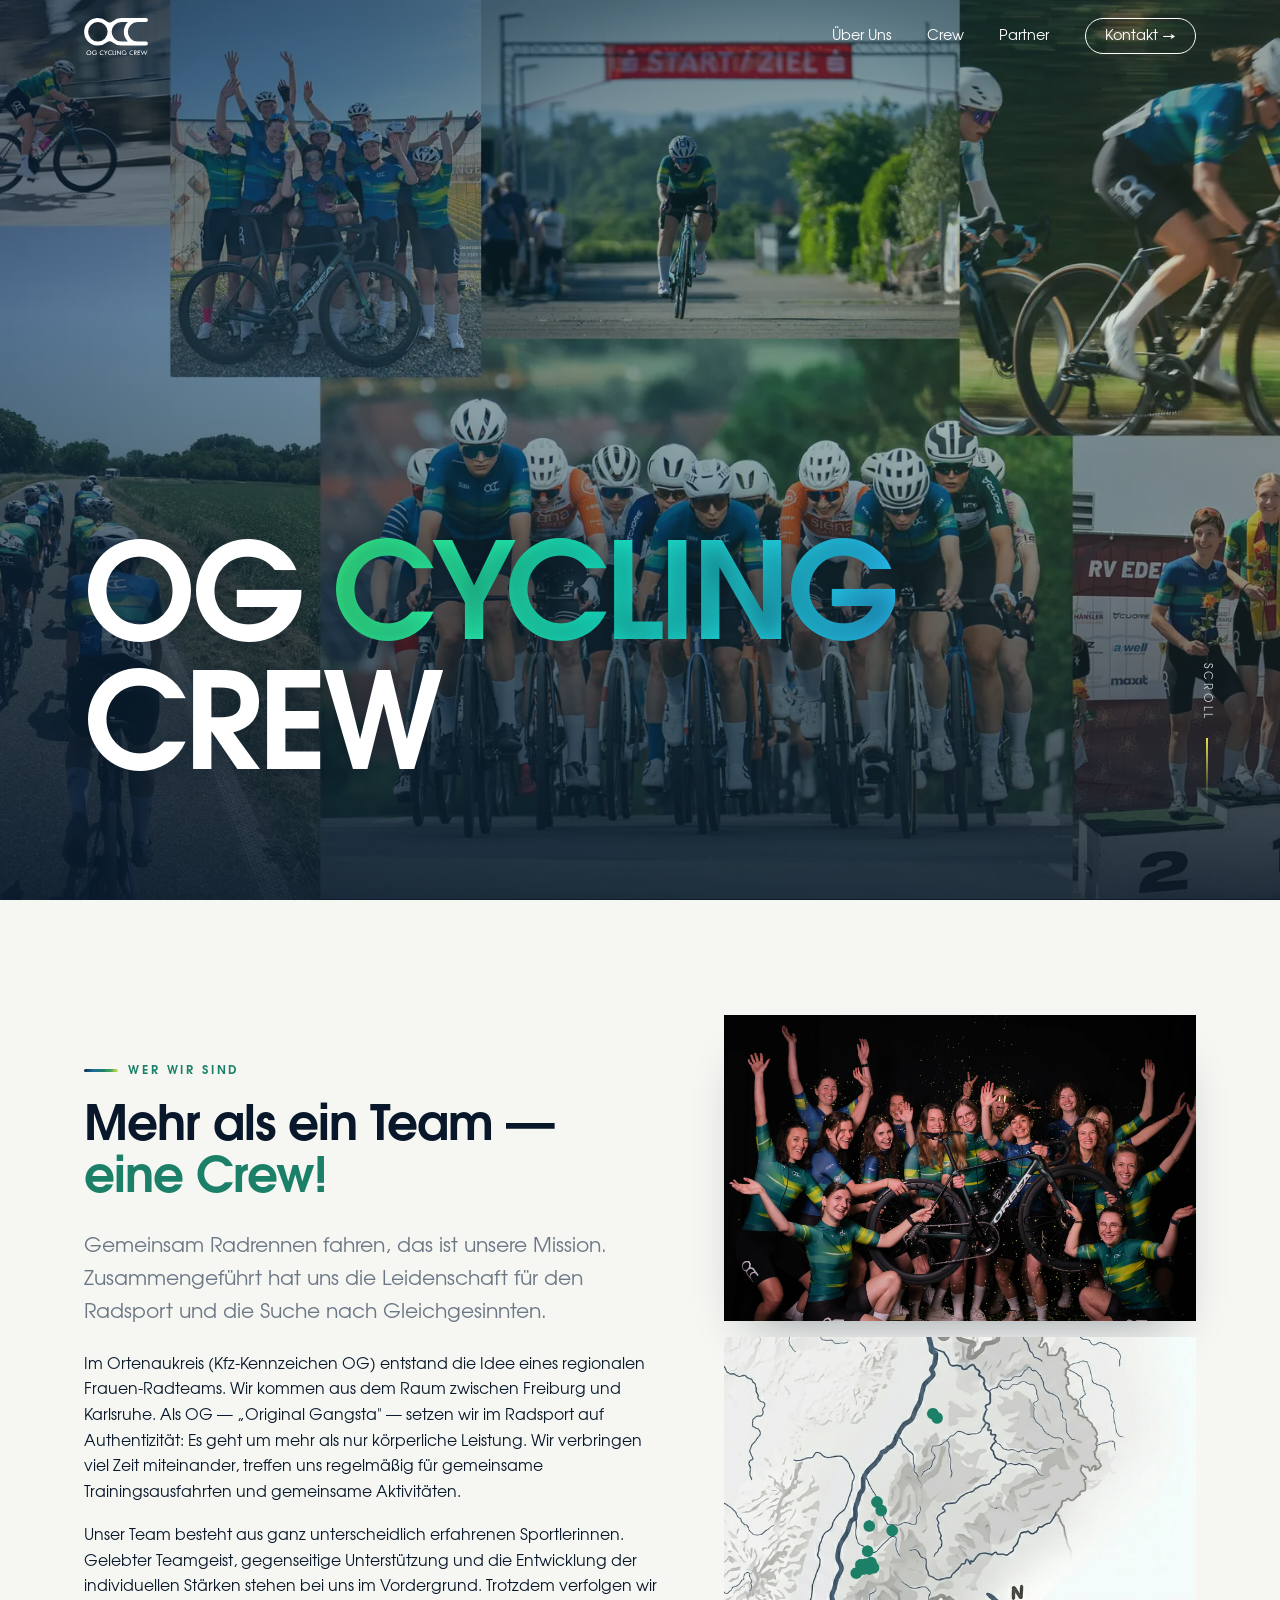
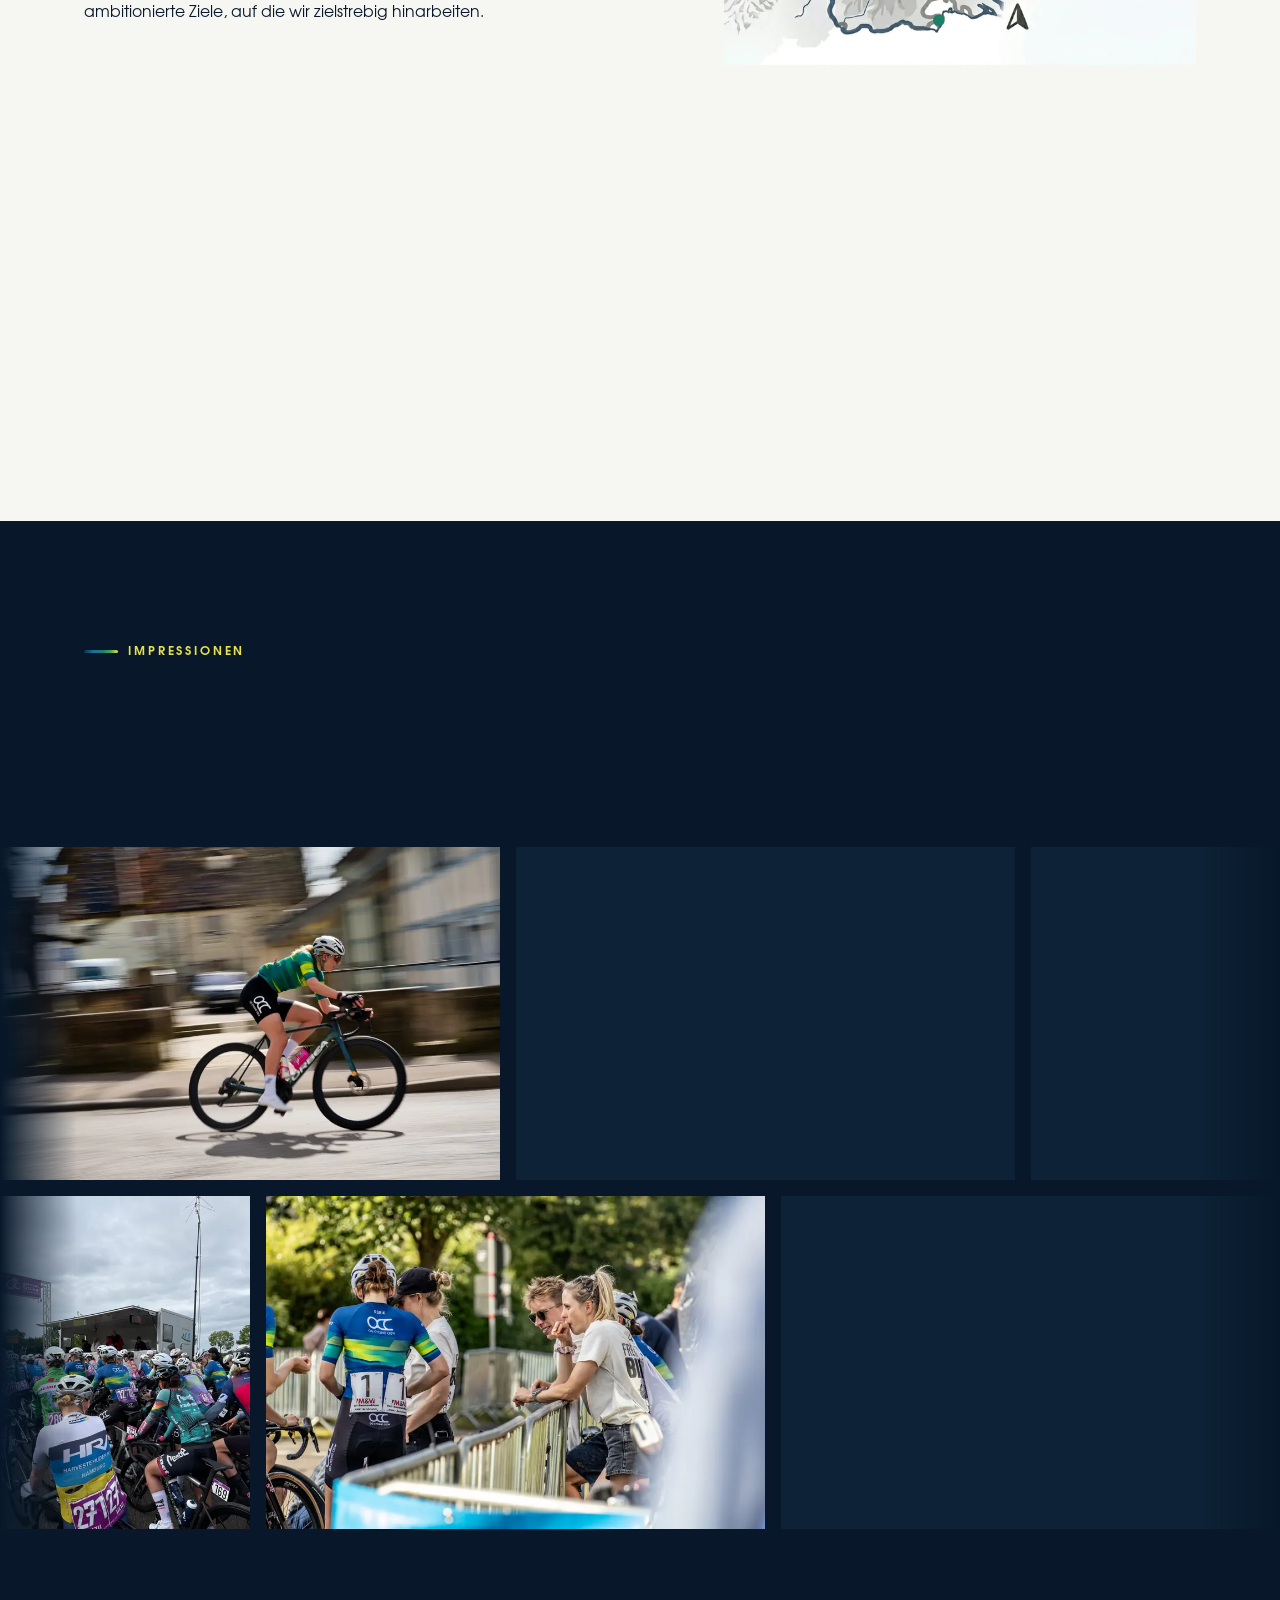
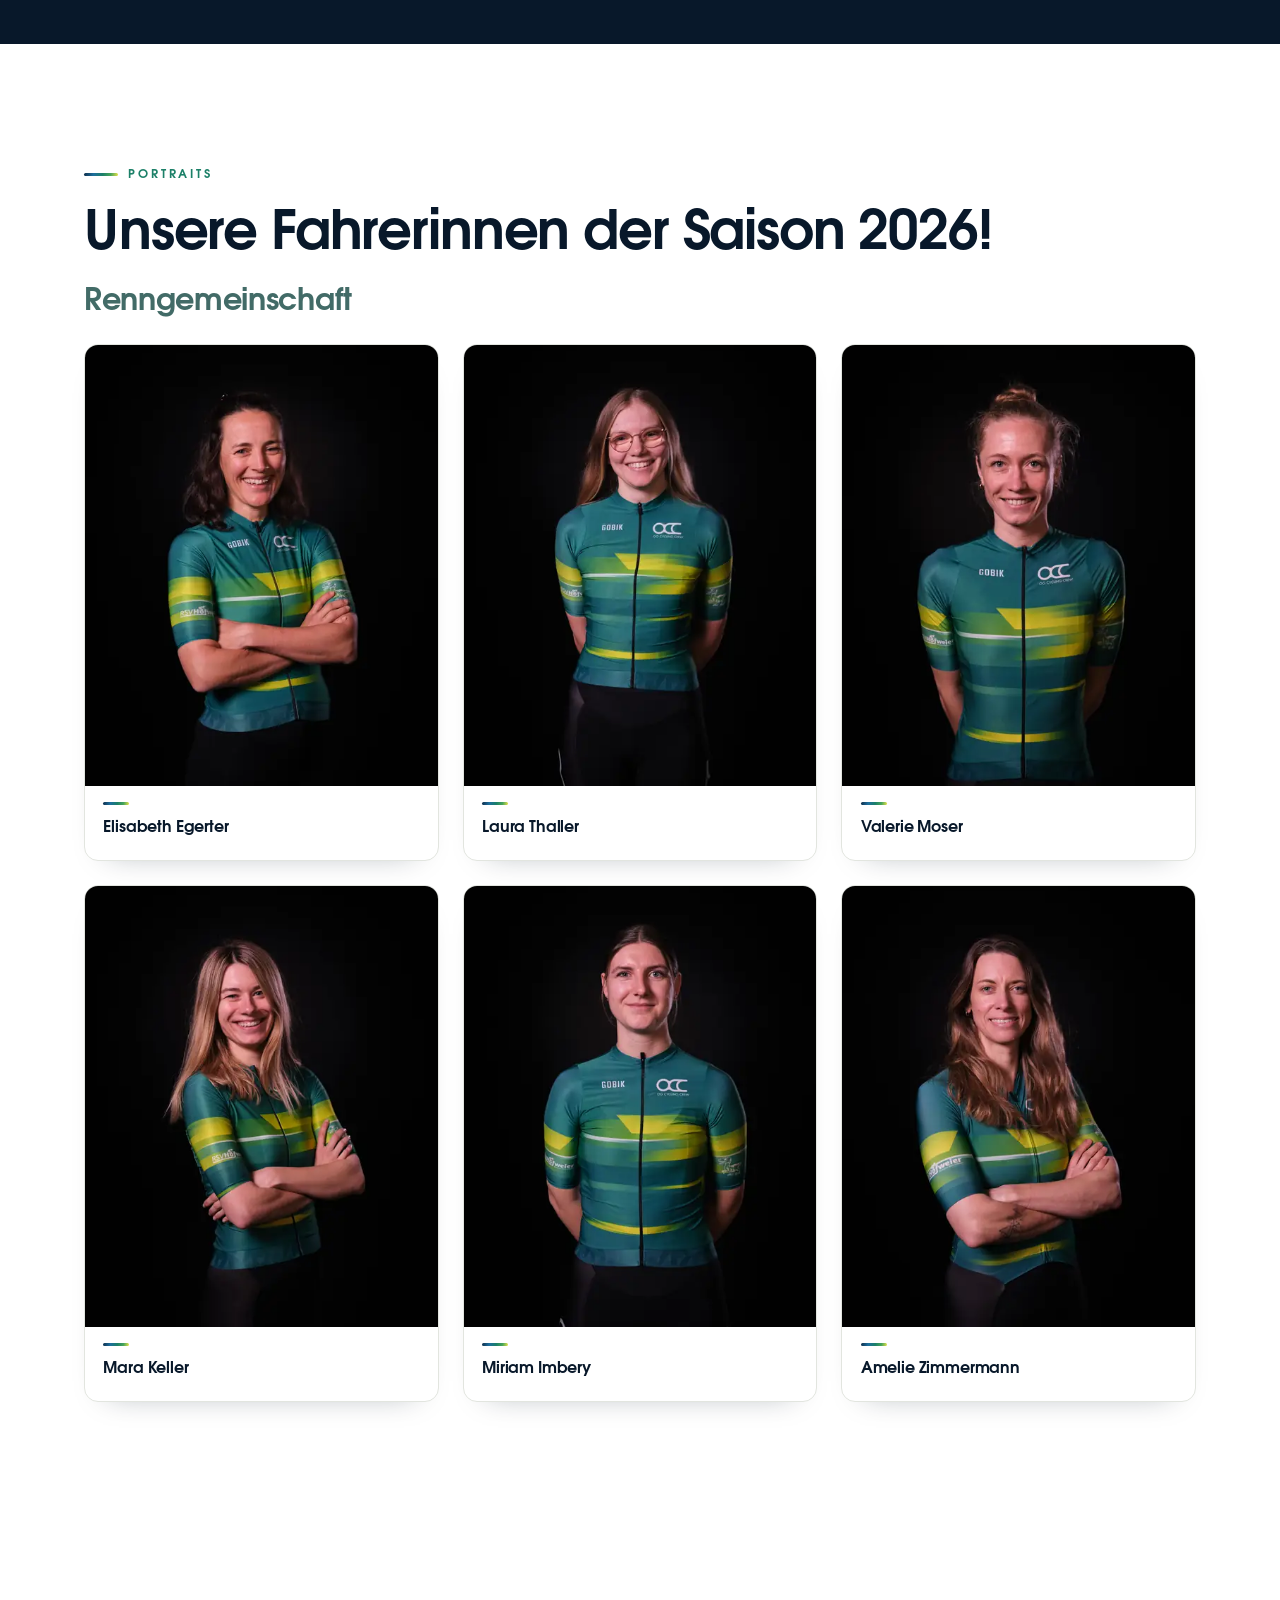
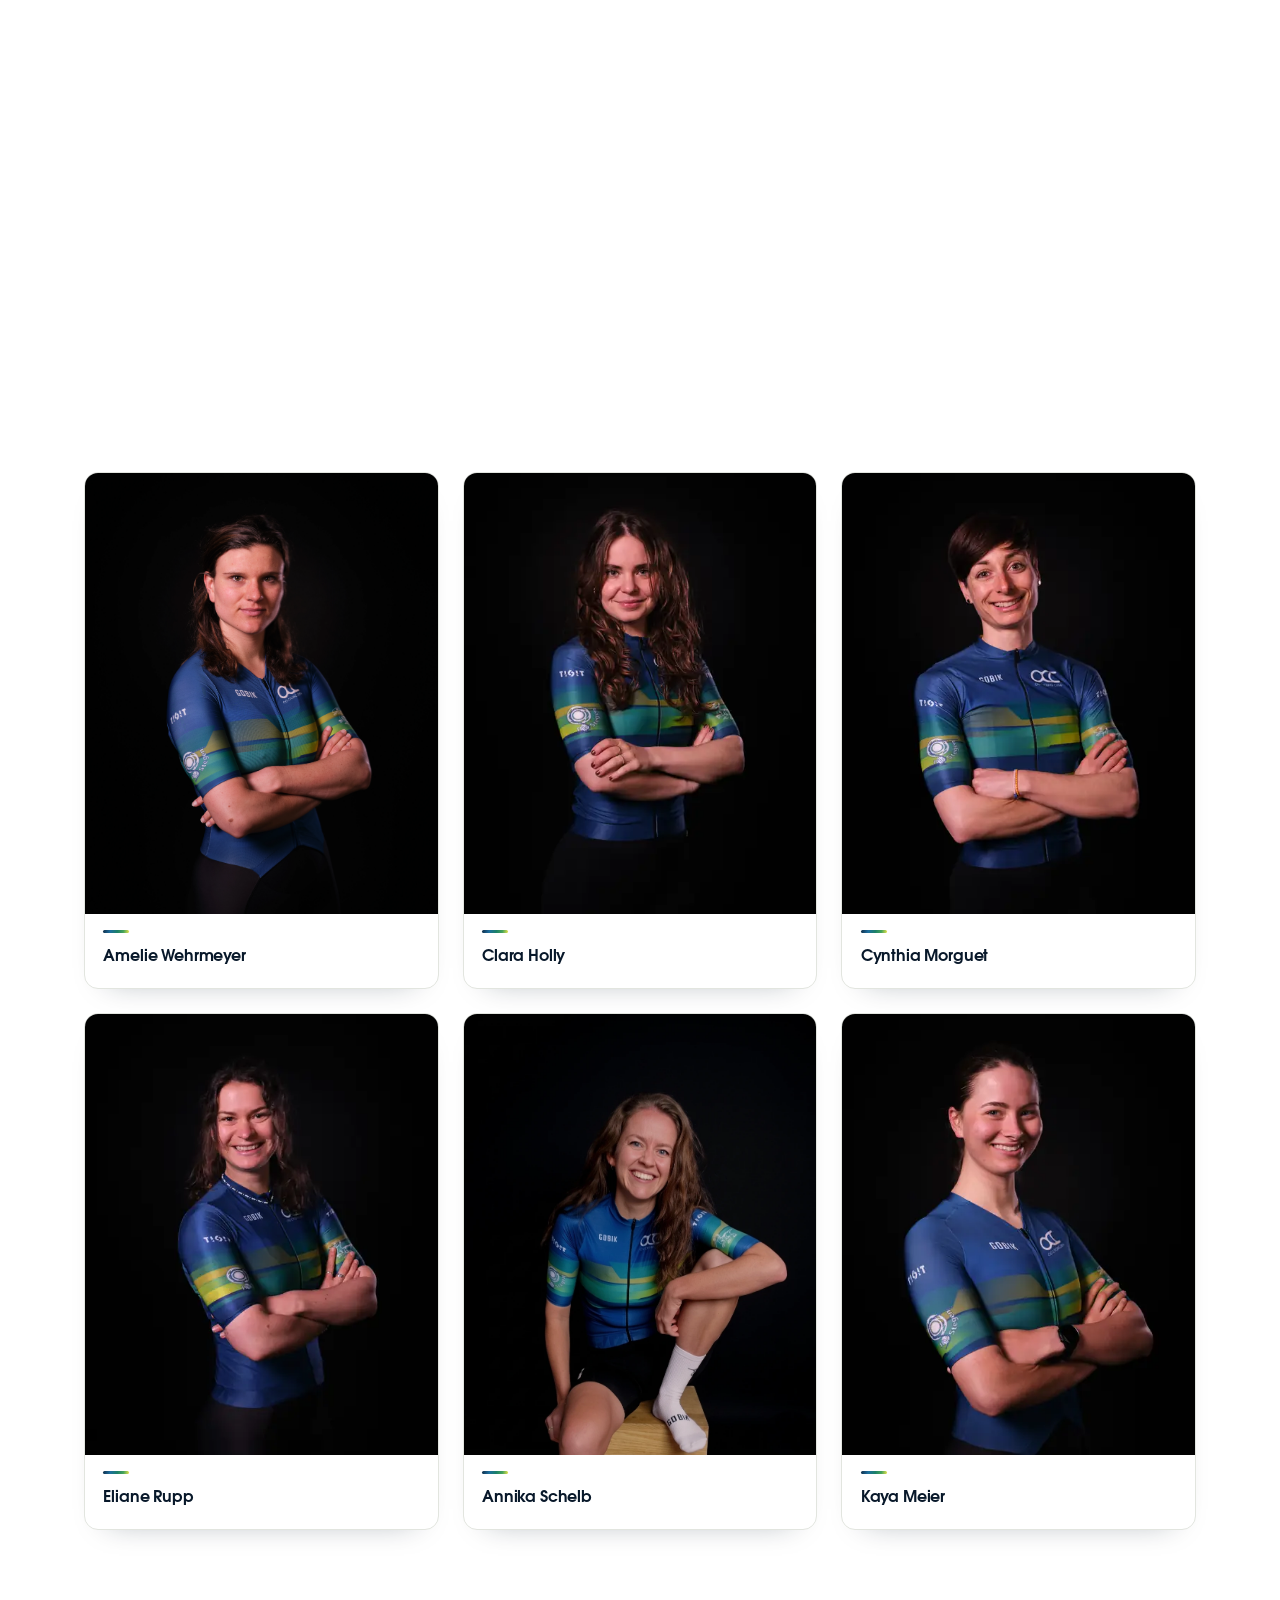
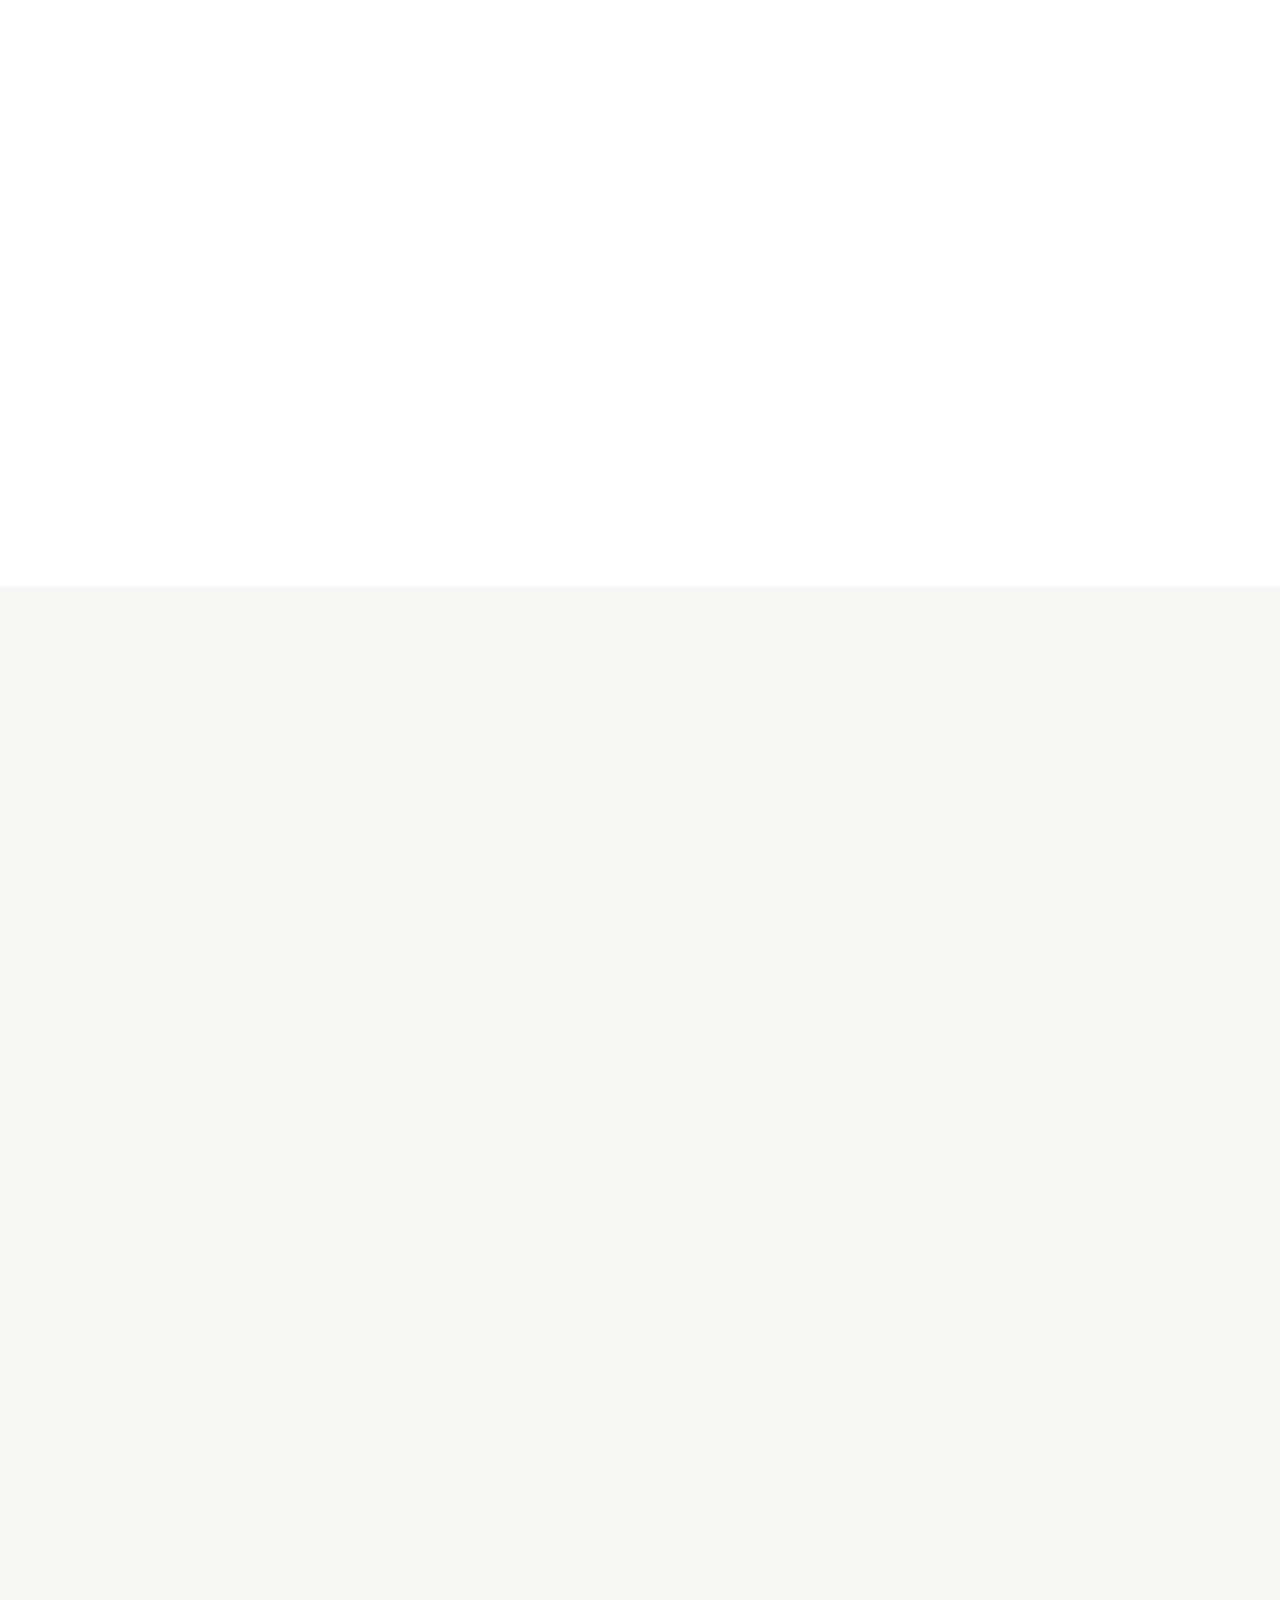
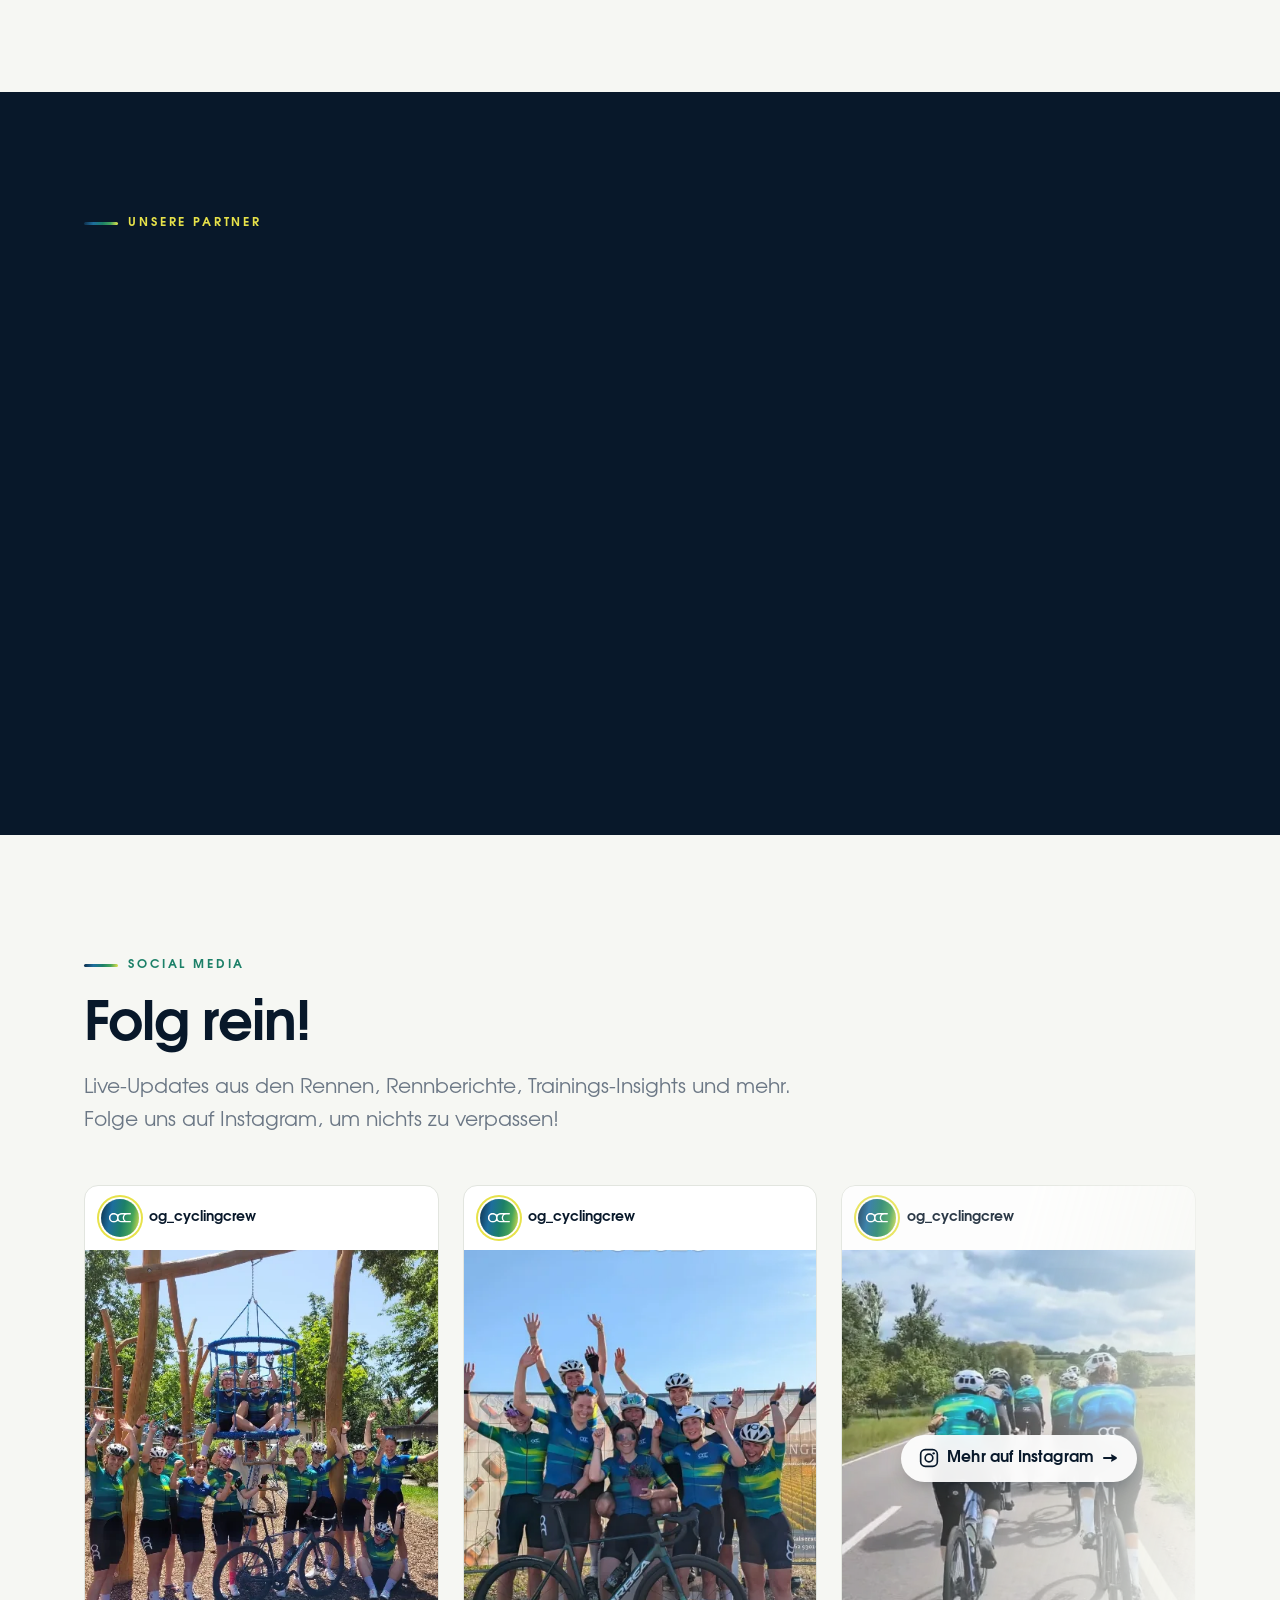
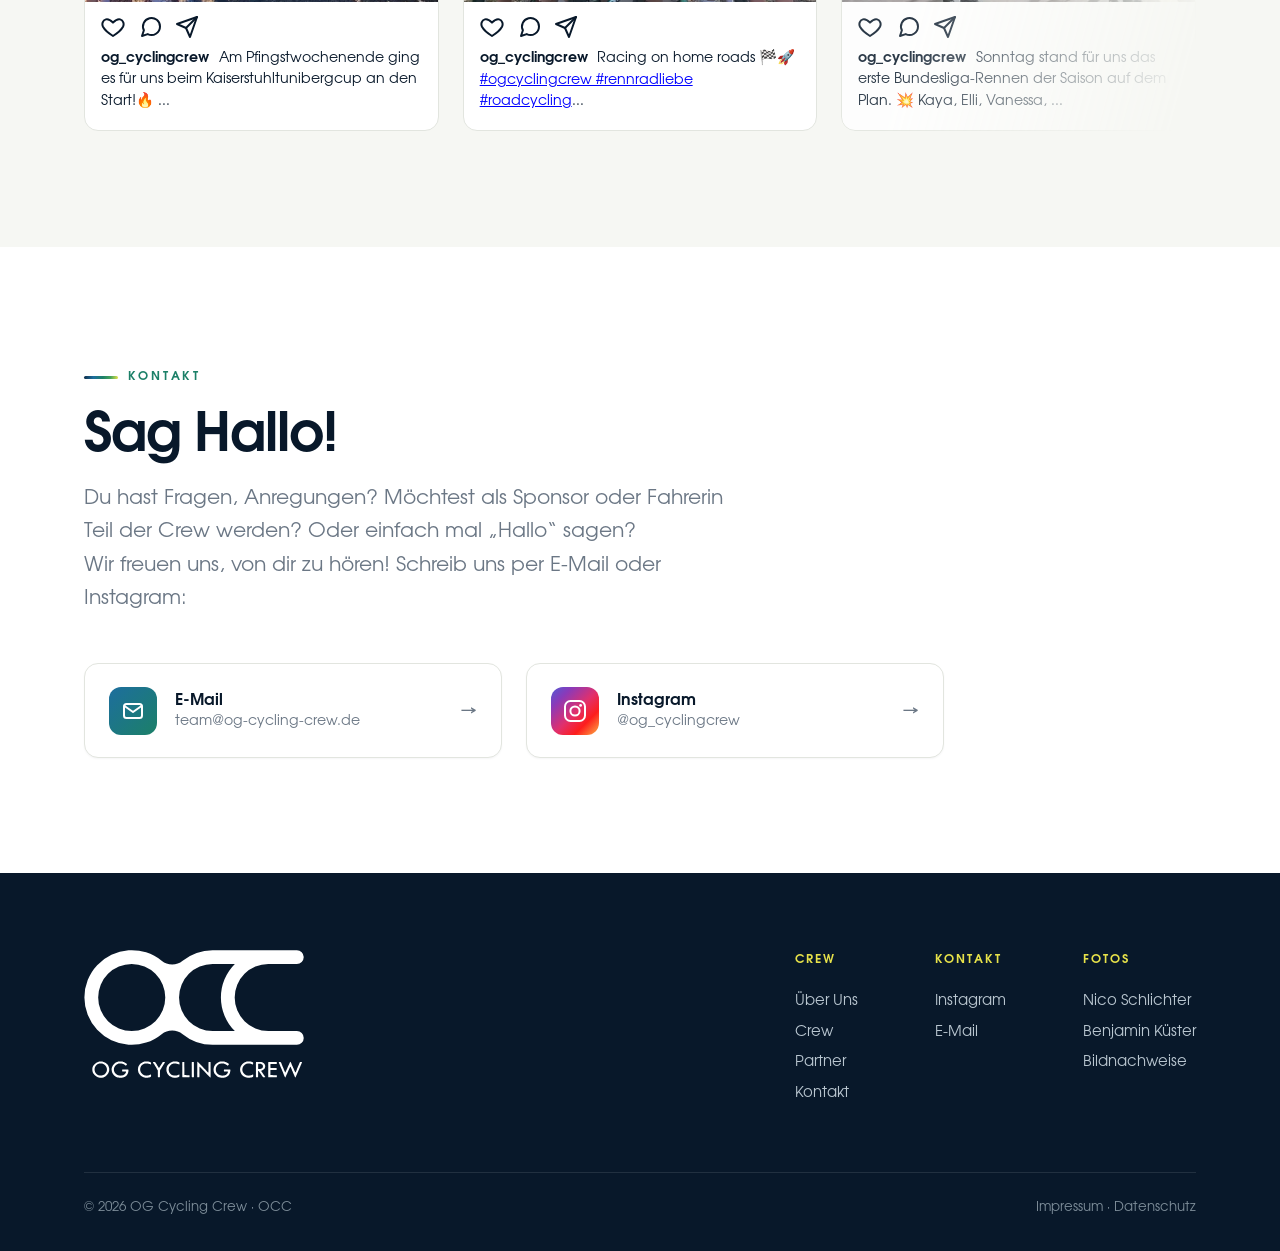
<file: index.html>
<!DOCTYPE html>
<html lang="de">
<head>
  <meta charset="UTF-8" />
  <meta name="viewport" content="width=device-width, initial-scale=1.0" />
  <title>OG Cycling Crew</title>
  <meta name="description" content="OG Cycling Crew (OCC) — ein regionales Frauen-Radteam aus dem Ortenaukreis" />
  <link rel="canonical" href="https://og-cycling-crew.de/" />

  <!-- Open Graph / link previews (image = hero collage + overlay + title, 1200×630; URLs must be absolute) -->
  <meta property="og:title" content="OG Cycling Crew" />
  <meta property="og:description" content="OG Cycling Crew (OCC) — ein regionales Frauen-Radteam aus dem Ortenaukreis" />
  <meta property="og:url" content="https://og-cycling-crew.de/" />
  <meta property="og:image" content="https://og-cycling-crew.de/assets/img/og-image.jpg" />
  <meta property="og:image:width" content="1200" />
  <meta property="og:image:height" content="630" />
  <meta property="og:image:alt" content="Collage der OG Cycling Crew mit dem Schriftzug OG Cycling Crew" />
  <meta property="og:type" content="website" />
  <meta property="og:locale" content="de_DE" />
  <meta name="twitter:card" content="summary_large_image" />

  <link rel="icon" href="assets/favicon.svg" type="image/svg+xml" />
  <link rel="icon" href="assets/favicon-32.png" type="image/png" sizes="32x32" />
  <link rel="apple-touch-icon" href="assets/apple-touch-icon.png" />

  <!-- Preload the hero (LCP) so it starts downloading during HTML parse -->
  <link rel="preload" as="image" href="assets/img/collage/collage.webp" fetchpriority="high" />

  <!-- Fonts: self-hosted (no Google request → GDPR-safe). Defined via @font-face in style.css.
       Preload the two weights needed for first paint so text renders without a flash. -->
  <link rel="preload" as="font" type="font/woff2" href="assets/fonts/tex-gyre-adventor-regular.woff2" crossorigin />
  <link rel="preload" as="font" type="font/woff2" href="assets/fonts/tex-gyre-adventor-bold.woff2" crossorigin />

  <link rel="stylesheet" href="css/style.css?v=64" />
</head>
<body>

  <!-- Inline SVG sprite (Instagram glyph, reused on the gallery tiles) -->
  <svg width="0" height="0" style="position:absolute" aria-hidden="true">
    <symbol id="ig" viewBox="0 0 24 24">
      <rect x="2" y="2" width="20" height="20" rx="5.5" fill="none" stroke="currentColor" stroke-width="2"/>
      <circle cx="12" cy="12" r="4.6" fill="none" stroke="currentColor" stroke-width="2"/>
      <circle cx="17.6" cy="6.4" r="1.4" fill="currentColor"/>
    </symbol>
    <symbol id="ig-heart" viewBox="0 0 24 24">
      <path d="M12 21s-7.5-4.6-10-9.2C.6 8.9 1.7 5.3 4.9 4.4 7 3.8 9.1 4.7 12 7.6c2.9-2.9 5-3.8 7.1-3.2 3.2.9 4.3 4.5 2.9 7.4C19.5 16.4 12 21 12 21z" fill="none" stroke="currentColor" stroke-width="2" stroke-linejoin="round"/>
    </symbol>
    <symbol id="ig-comment" viewBox="0 0 24 24">
      <path d="M21 11.5a8.5 8.5 0 0 1-12.3 7.6L3 21l1.9-5.7A8.5 8.5 0 1 1 21 11.5z" fill="none" stroke="currentColor" stroke-width="2" stroke-linejoin="round"/>
    </symbol>
    <symbol id="ig-share" viewBox="0 0 24 24">
      <path d="M22 2 11 13" fill="none" stroke="currentColor" stroke-width="2" stroke-linecap="round" stroke-linejoin="round"/>
      <path d="M22 2 15 22l-4-9-9-4 20-7z" fill="none" stroke="currentColor" stroke-width="2" stroke-linejoin="round"/>
    </symbol>
    <symbol id="occ-mark" viewBox="0 0 846 365">
      <path fill="currentColor" fill-rule="evenodd" d="M379.4 41.5A182 182 0 0 1 494.5 0.5H818.5A26.5 26.5 0 0 1 818.5 53.5H708.5A129 129 0 0 0 708.5 311.5H818.5A26.5 26.5 0 0 1 818.5 364.5H494.5A182 182 0 0 1 379.4 323.5A63.9 63.9 0 0 0 298.6 323.5A182 182 0 1 1 298.6 41.5A63.9 63.9 0 0 0 379.4 41.5ZM54.5 182.5A129 129 0 1 0 312.5 182.5A129 129 0 1 0 54.5 182.5ZM494.5 53.5A129 129 0 0 0 494.5 311.5H580.1A182 182 0 0 1 580.1 53.5Z"/>
    </symbol>
  </svg>

  <!-- ============ HEADER ============ -->
  <header class="header" id="header">
    <div class="wrap header__inner">
      <a href="#top" class="brand" aria-label="OG Cycling Crew — Startseite">
        <svg class="brand__logo" viewBox="0 0 846 496" role="img" aria-label="OG Cycling Crew">
          <g fill="currentColor" fill-rule="evenodd">
            <path d="M379.4 41.5A182 182 0 0 1 494.5 0.5H818.5A26.5 26.5 0 0 1 818.5 53.5H708.5A129 129 0 0 0 708.5 311.5H818.5A26.5 26.5 0 0 1 818.5 364.5H494.5A182 182 0 0 1 379.4 323.5A63.9 63.9 0 0 0 298.6 323.5A182 182 0 1 1 298.6 41.5A63.9 63.9 0 0 0 379.4 41.5ZM54.5 182.5A129 129 0 1 0 312.5 182.5A129 129 0 1 0 54.5 182.5ZM494.5 53.5A129 129 0 0 0 494.5 311.5H580.1A182 182 0 0 1 580.1 53.5Z"/>
            <path d="M60.8 491.3C50.4 490 41.4 484.2 36 475.3C34.4 472.5 33.7 470.7 32.6 466.4C32 464.1 31.8 456.8 32.2 454.6C33 450.7 33.2 450 33.7 448.8C37 440.5 45 433.2 54 430.2C59.3 428.4 58.4 428.6 64.5 428.6C69.9 428.6 69.9 428.6 72.3 429.2C79.9 431.2 85 434.2 89.6 439.5C92.5 442.8 95.3 448.1 96 451.5C96.1 452 96.4 453 96.6 453.7C97.2 456 97.1 463.6 96.4 466.4C93.6 477.2 84.8 486.7 74.6 489.8C69.9 491.2 64.7 491.8 60.8 491.3ZM136.8 491.3C136.1 491.2 135.2 491.1 134.7 490.9C134.1 490.8 133.2 490.6 132.6 490.6C131.5 490.5 128.3 489.6 126.2 488.8C118.6 485.9 112.3 479.9 109.1 472.6C108.2 470.4 107 466.9 107 466.3C107 465.9 106.8 464.7 106.6 463.6C106 460.8 105.9 457.4 106.4 455.7C106.6 455.1 106.8 453.9 107 453.1C108.3 446.8 112.5 440 117.4 436C121.1 433 127.9 429.5 130 429.5C130.2 429.5 131.2 429.3 132.3 429C135.2 428.3 145.2 428.3 147.4 429.1C148.1 429.3 148.9 429.5 149.1 429.5C149.5 429.5 152.4 430.4 154.6 431.3C158.1 432.6 164.8 437.4 165.5 439C165.8 439.8 165.6 440.4 163.5 442.6C160.9 445.5 160.8 445.5 158.6 443.6C155.5 441.1 150.6 438.2 148.4 437.7C148 437.5 146.9 437.3 146.2 437C144.3 436.5 135.5 436.3 133.8 436.7C133.3 436.9 132.2 437.2 131.4 437.4C127.8 438.3 123.6 441.1 120.2 444.9C118.7 446.5 116.7 450.2 116.1 452.4C115.9 453 115.6 454 115.4 454.7C114.9 456.4 114.8 462.2 115.3 463.8C115.4 464.3 115.7 465.4 115.9 466.1C118 474.3 126.7 481.8 135.1 482.6C136 482.7 137.5 482.9 138.4 483C140.1 483.2 140.4 483.2 145.8 482.7C152.7 482 159.2 477 161.1 471.1C162.3 467.2 162.6 467.4 154.6 467.5C146.2 467.5 146.6 467.7 146.6 463.6C146.6 460.9 146.7 460.3 147.4 459.8C147.8 459.5 164.5 459.4 168 459.6C170.9 459.8 170.9 459.8 171 463.3C171 466 171 466.5 170.3 469.1C168.7 475.6 166.8 479.3 162.8 483.3C159.7 486.3 155.8 488.8 152.7 489.6C152.2 489.7 151.4 489.9 151.1 490.1C150.8 490.2 149.9 490.4 149.1 490.5C148.4 490.6 147.2 490.8 146.5 491C145.1 491.4 138.9 491.6 136.8 491.3ZM237.2 491.3C236.8 491.3 235.8 491 235 490.9C234.2 490.7 233.3 490.5 233.1 490.5C232 490.5 227 488.8 224.7 487.6C216.1 483.3 208.9 473.6 208 465.2C207.9 464.3 207.7 463.1 207.6 462.6C207.4 461.3 207.4 457.8 207.6 456.7C207.8 456.2 207.9 455 208 454.1C208.4 449.3 211.5 443 215.7 438.6C219.4 434.6 226.2 430.6 230.8 429.6C231.2 429.5 232.3 429.3 233.2 429C235.5 428.4 244.8 428.3 246.8 429C247.5 429.2 248.6 429.4 249.4 429.5C250.9 429.7 255 431 256.2 431.6C257.6 432.4 257.8 432.7 257.9 435.9C258.1 441.1 258.1 441.1 252.4 438.8C250.2 437.9 249.3 437.6 247.9 437.3C247.3 437.1 246.4 436.9 245.9 436.7C244.7 436.4 235.8 436.4 234.6 436.7C231.5 437.6 230.6 437.9 229.3 438.6C224.9 440.7 220.7 444.6 218.8 448.4C217.9 450.2 217.2 452 216.9 453.2C216.8 453.8 216.5 454.9 216.3 455.6C215.9 457.4 215.9 462.4 216.4 463.7C216.6 464.1 216.8 464.9 216.9 465.6C218.1 471.2 223.9 478.2 229.5 480.7C231 481.4 234.4 482.5 235 482.5C235.3 482.5 236.3 482.7 237.2 482.9C239.4 483.3 242.2 483.4 244 483C244.7 482.8 245.8 482.6 246.4 482.5C247.8 482.3 250.5 481.4 253.9 479.8C257.8 478 258 478.2 258 482.1C258 485.3 257.8 486.3 257.1 487C255.8 488.3 251 490.2 248.1 490.5C247.3 490.6 246.1 490.8 245.3 491C243.7 491.4 238.7 491.6 237.2 491.3ZM528.1 491.3C527.6 491.2 526.7 491.1 526.2 490.9C525.6 490.8 524.5 490.6 523.8 490.5C517 489.7 508.1 483.7 503.5 476.8C501.4 473.6 499 468.3 499 466.7C499 466.4 498.8 465.4 498.7 464.5C498.2 462.4 498.1 458.8 498.3 457.3C498.8 454.1 499.1 452.6 499.4 451.6C499.5 450.9 499.8 450 499.9 449.5C500.3 448 502.5 443.7 503.8 442C507.2 437.2 514.5 431.7 519 430.5C519.4 430.4 520 430.2 520.2 430C520.5 429.9 521.4 429.7 522.1 429.5C522.9 429.3 524.2 429 525 428.8C527.2 428.3 536.2 428.4 538.6 429C539.5 429.3 540.5 429.5 540.8 429.5C543.3 429.5 550.1 432.8 554 435.9C558.2 439.2 558.2 439.7 555.4 442.6C552.8 445.3 552.6 445.4 550.2 443.6C546.2 440.5 541.9 438.1 539.2 437.4C538.5 437.2 537.5 436.9 537 436.7C536.2 436.5 535.2 436.5 531.1 436.5C525.6 436.6 526.3 436.5 522.2 437.8C516.8 439.5 511.3 444.6 508.9 450.2C508.4 451.4 508.1 452.3 507.2 455.4C506.7 457.2 506.9 463.2 507.5 465.1C507.8 466 508 466.8 508 466.9C508 467.3 509.5 470.3 510.4 471.8C511.6 473.7 515.3 477.4 517.4 478.9C522.5 482.2 529.9 483.8 535.9 482.8C537 482.6 538.2 482.5 538.6 482.5C539.1 482.5 540.2 482.2 541.4 481.8C547.3 479.8 551.2 476.1 553.1 470.7C554.2 467.3 554.5 467.4 545.8 467.3C537.4 467.2 538.1 467.5 538 463.9C537.9 459.1 536.6 459.6 550.4 459.6C556.7 459.7 561.9 459.8 562.1 459.8C563.1 460.2 563.3 463.5 562.5 466.6C562.3 467.4 562.1 468.7 562 469.5C561.9 470.3 561.6 471.6 561.3 472.3C561.1 473.1 560.8 473.9 560.8 474C560.8 474.5 559.1 477.7 557.9 479.5C554.5 484.8 547 489.7 541.3 490.5C540.7 490.6 539.6 490.8 538.9 491C537.4 491.4 530.1 491.6 528.1 491.3ZM630.5 491.3C629.9 491.2 628.9 491.1 628.3 490.9C627.8 490.8 626.8 490.6 626.2 490.6C624.3 490.4 619.9 488.9 617.2 487.5C612.1 484.8 607.3 480.2 604.6 475.6C603.1 473 601 467.5 601 466.2C601 465.9 600.8 464.9 600.7 464C600.2 461.5 600.1 458.9 600.4 457.1C600.5 456.3 600.8 454.8 600.9 453.9C602 447.1 606.7 439.4 612.7 435C615.5 432.9 622.6 429.5 624.2 429.5C624.4 429.5 625.3 429.3 626.1 429C628.4 428.3 637.1 428.3 640.4 429.1C645.2 430.1 649.2 431.5 649.9 432.4C650.5 433 650.5 433.5 650.5 436.8C650.4 440.8 650.2 441 646.8 439.6C644.6 438.7 642.5 437.9 640.4 437.4C639.6 437.2 638.5 436.9 638 436.8C636.2 436.2 628.7 436.4 626.8 437C625.9 437.2 625 437.5 624.8 437.6C624.5 437.6 623.6 438 622.9 438.3C616.2 441.3 611.3 447.2 609.9 454C609.7 454.9 609.4 456.1 609.3 456.8C608.9 458.6 608.9 462.3 609.3 463.9C609.5 464.7 609.8 465.7 609.9 466.3C611.1 471.7 616.3 477.8 622.2 480.8C623.4 481.4 626.9 482.5 627.6 482.5C627.9 482.5 629 482.6 630 482.8C632.3 483.2 634 483.3 635.8 482.9C636.5 482.8 637.7 482.6 638.5 482.5C640.5 482.3 643.6 481.2 647.4 479.4C650.8 477.9 650.9 478 650.8 482.3C650.7 486.9 650.3 487.5 646.8 488.9C644.4 489.8 642.7 490.3 641.3 490.5C640.6 490.6 639.3 490.8 638.4 491C636.5 491.4 632.4 491.6 630.5 491.3ZM346.5 491.2C346.3 491.2 345.4 491 344.5 490.8C343.6 490.6 342.6 490.5 342.3 490.5C340.6 490.5 335.3 488.4 332.3 486.6C326.5 483 322.6 478.9 320.1 473.7C318.4 470 318.3 469.9 317.2 465.6C316.7 463.7 317 454.8 317.5 452.9C319.2 447.7 320 445.8 322.1 442.6C326 436.7 334.8 430.6 340.9 429.5C341.5 429.4 342.4 429.1 343 428.9C344.8 428.3 354.9 428.4 357.2 429C358.2 429.3 359.1 429.5 359.3 429.5C360.5 429.5 366 431.7 366.7 432.4C367.3 433.1 367.4 439.3 366.8 439.9C366.2 440.5 365.9 440.4 364 439.7C358 437.1 355.1 436.5 349.5 436.5C347.1 436.5 344.8 436.6 344.5 436.7C332.8 439.5 325.7 448.2 325.7 459.4C325.7 471.7 334 481.3 345.9 482.7C352.2 483.5 357 482.6 363.9 479.4C366.9 478 367 478.1 367 483C366.9 486.9 366.9 487 365.8 487.7C364.7 488.5 359 490.5 357.9 490.5C357.6 490.5 356.4 490.7 355.3 490.9C353.3 491.3 348.1 491.5 346.5 491.2ZM478.7 483.6C474.9 479.8 470.2 475 468.3 472.9C461.1 465 445.7 449.2 445 449.1C444.7 449 444.5 449 444.3 449.3C444 449.7 444 450.5 444 468.9C444 489.5 444 488.8 443.1 489.3C442.5 489.6 437.2 489.6 436.4 489.3C435.4 488.8 435.5 490.7 435.6 459C435.8 427.9 435.7 429.2 436.6 429.2C437.2 429.2 443.3 435.4 451.6 444.4C452.5 445.4 455.8 448.8 458.9 451.9C461.9 455.1 465.4 458.6 466.6 459.9C467.8 461.2 469.9 463.5 471.4 465.1C476.9 471.1 478 471.9 478.5 470.7C478.6 470.4 478.7 464.4 478.7 450.9C478.8 429.1 478.7 430.9 480 430.5C481.1 430.2 485.5 430.4 486.1 430.7C486.9 431.3 486.9 430 486.9 460.6C487 492.2 487.1 490.4 486.1 490.5C485.7 490.5 485 489.9 478.7 483.6ZM773.2 489.5C772.9 489.2 772.5 488.5 772.2 487.8C771 485 768.3 478.7 767.9 477.6C767.6 477 766.8 475.1 766.1 473.3C765.4 471.5 764.5 469.3 764.1 468.3C763.2 466.4 761.1 461.4 759.7 457.9C759.1 456.6 758.2 454.5 757.6 453.1C756.4 450.3 755.5 448 754.6 445.7C753.3 442.5 752.8 441 752.1 439.5C748 429.9 748 430.3 752.8 430.3C756.7 430.3 757 430.5 758.2 433.9C758.6 435 759.2 436.3 759.4 436.8C759.8 437.6 761.6 442.2 762.8 445.3C763 445.9 763.4 446.8 763.6 447.3C763.8 447.8 764.5 449.6 765.2 451.2C767.2 456.1 768.8 459.9 771.1 465C771.7 466.3 772.4 468.1 772.8 469C773.3 470.3 773.5 470.6 773.9 470.7C774.6 471 774.8 470.6 776.7 466.4C777.6 464.3 778.9 461.3 779.6 459.8C780.3 458.3 781.1 456.4 781.4 455.6C782.9 452.1 785 447.1 787.1 442.5C787.7 441.2 788.2 440.1 788.2 440.1C788.2 440.1 788.9 438.4 789.8 436.4C790.8 434.4 791.7 432.2 792 431.5C793.2 428.7 794 428.8 795.3 431.8C795.6 432.6 796.4 434.5 797 435.9C797.6 437.4 798.4 439.3 798.8 440.1C799.1 440.9 800.1 443.2 801 445.1C801.9 447 803.1 449.5 803.6 450.7C804.1 451.8 804.7 453.3 805 453.9C805.7 455.5 807.9 460.7 809 463.4C809.9 465.6 812 470.2 812.3 470.5C812.6 470.9 813.2 470.9 813.5 470.5C814 470 814.4 469.2 818.1 460.1C820.8 453.7 821.1 452.8 821.9 451C822.7 449.2 823.2 448 824.6 444.5C825 443.4 826.2 440.6 827.2 438.2C828.3 435.9 829.4 433.3 829.7 432.6C830.6 430.5 830.6 430.5 834.5 430.5C839.1 430.6 839.1 430.7 837.6 434.1C836.4 436.8 834.3 441.8 833.6 443.5C833.2 444.5 832.5 446 832.1 446.9C831.7 447.7 831.1 449.1 830.7 449.9C830.4 450.8 829.8 452.2 829.4 453.2C829 454.1 828.2 455.9 827.7 457.2C827.1 458.4 826.3 460.4 825.8 461.6C824.3 464.9 823.2 467.6 821.6 471.4C818.5 478.7 817.5 481.1 815.1 486.7C813.8 489.8 813.2 490.4 812.3 489.5C811.9 489.1 809.7 484.7 808.7 482.1C807.6 479.6 807.2 478.5 805.4 474.7C803.8 471 802.8 468.8 801.4 465.4C800.8 464 800.2 462.5 799.9 461.9C799.7 461.4 799.1 459.9 798.6 458.8C797.1 455.3 794.5 449.6 794.1 449.2C793.3 448.3 792.8 448.7 791.5 451.7C791 452.9 790 455 789.4 456.3C788.8 457.7 788.2 459.1 788 459.5C787.8 459.9 786.7 462.4 785.5 465C784.3 467.6 783.1 470.2 782.9 470.8C782.4 472.2 780.8 476 778.9 480.1C778.1 481.8 777.1 484.2 776.6 485.3C774.5 490.3 774.2 490.6 773.2 489.5ZM284.8 489.2C284.1 488.9 284.1 488.9 284 475.7C283.9 462.9 283.9 462.9 283.4 462C282.9 461 280.5 456.8 279.4 455.2C279.1 454.6 277.6 452.2 276.2 449.9C274.9 447.6 272.5 443.8 271 441.3C264.7 431.1 264.8 431.2 265.5 430.6C265.8 430.3 266.2 430.2 269.4 430.2C273.4 430.2 273.5 430.3 274.3 431.5C274.7 432.2 274.8 432.2 279.2 439.6C281 442.5 283 446 283.8 447.2C284.6 448.5 285.6 450.2 286.1 451C287.2 452.9 287.7 453.4 288.2 453.4C289.1 453.4 289.1 453.3 295.1 443.3C296.2 441.5 297.9 438.7 298.8 437.2C299.8 435.7 300.9 433.8 301.3 433.1C302.8 430.4 303.2 430.3 307.8 430.4C312 430.4 312.1 430.6 309.8 434.4C308.2 437 304.4 442.9 302.7 445.7C298.8 451.8 292.9 461.7 292.6 462.7C292.4 463.4 292.2 471.4 292.1 483.5C292 488.8 292 489 291.1 489.3C290.4 489.6 285.3 489.5 284.8 489.2ZM378.8 489.3C377.9 488.8 377.9 490.2 378 459.9C378 430.5 377.9 431.3 378.7 430.7C379.7 430.1 384.7 430.2 385.5 430.9C385.9 431.3 385.9 431.3 386 456C386.1 480.7 386.1 480.7 386.5 481C386.8 481.4 386.8 481.4 395.9 481.5C402.7 481.6 405 481.6 405.3 481.8C405.9 482.1 406 483 406 485.9C405.9 489.8 407.6 489.4 392.1 489.5C381.2 489.5 379.2 489.5 378.8 489.3ZM415.4 489.3C414.3 488.8 414.4 491.2 414.4 460.1C414.4 429.1 414.3 431.1 415.3 430.5C415.9 430.2 420.7 430.4 421.5 430.7C422.7 431.2 422.7 430.2 422.6 449C422.6 458.2 422.6 470.7 422.7 476.8C422.9 489.3 422.9 488.9 421.7 489.3C420.8 489.6 416.1 489.6 415.4 489.3ZM662.2 489.2C661.1 488.7 661.2 490.6 661.2 459.9C661.2 429.4 661.1 431.1 662.1 430.7C662.7 430.4 680.6 430.3 681.8 430.6C690.2 432.8 694.2 436.2 696.3 443C698 448 696.1 454.9 692 458.7C690.1 460.5 686.3 462.7 683.7 463.5C682.3 463.9 681.7 464.4 681.7 465.1C681.7 465.5 681.7 465.6 683.4 468C685 470.2 685.3 470.6 687.9 474.6C689.2 476.6 690.9 479.1 691.7 480.2C692.4 481.2 693.6 482.9 694.2 483.8C694.9 484.7 695.7 485.9 696 486.4C697.9 489 697.6 489.4 693.5 489.5C689.6 489.5 689.1 489.4 688 488.2C687.5 487.7 685.7 485.1 683.9 482.4C674.5 468.4 673 466.3 672.3 465.8C671.7 465.4 670.8 465.2 670.3 465.5C669.5 465.9 669.5 466 669.6 477.3C669.6 488.6 669.6 488.6 668.8 489.2C668.2 489.6 662.9 489.6 662.2 489.2ZM709.4 489.3C708.5 488.9 708.5 489 708.5 480.3C708.5 475.9 708.6 463.1 708.6 451.9C708.6 429.6 708.5 431 709.6 430.6C710.5 430.3 739.5 430.3 740.4 430.6C741.5 431 741.6 431.2 741.5 434.2C741.5 437.2 741.3 437.7 740.5 438C740.1 438.1 736.6 438.2 729 438.2C717.3 438.2 717.6 438.1 717.2 439.1C716.9 439.9 716.9 452 717.2 452.7C717.7 453.6 717.6 453.5 729.2 453.5C742.3 453.4 740.9 452.9 740.9 457.4C740.9 461.8 742.4 461.3 729.2 461.3C719.3 461.3 718.4 461.4 717.8 461.6C716.8 462.1 716.8 461.9 716.9 471.6C716.9 480.5 716.9 480.5 717.4 481C717.8 481.4 717.8 481.4 729.3 481.5C735.6 481.5 740.9 481.6 741 481.7C741.7 482 741.8 482.7 741.8 485.3C741.8 488.3 741.7 488.9 740.8 489.3C739.9 489.6 710.2 489.6 709.4 489.3ZM67.9 482.7C77 481.6 84.5 475.2 87.4 466.2C88.4 463 88.4 456.3 87.4 453.3C86.3 449.9 84.6 446.8 82.7 444.6C80.1 441.4 75.2 438.3 71.6 437.3C70.8 437.2 69.8 436.9 69.3 436.8C67.8 436.3 60.8 436.4 59.1 436.8C58.3 437 57.3 437.3 56.7 437.4C55 437.8 52 439.3 50.2 440.7C40.9 447.8 38 459.7 43 469.9C46.7 477.3 52.9 481.7 61.2 482.7C64.5 483.1 64.8 483.1 67.9 482.7ZM680.9 456.8C684.3 455.7 686.1 454.4 687.3 452C688.3 450.1 688.3 445.1 687.3 443.1C686 440.5 684.4 439.3 681 438.1C679.2 437.5 679.2 437.5 674.8 437.5C670.6 437.6 670.5 437.6 670.1 438C669.8 438.3 669.8 438.3 669.8 447.5C669.8 458.9 669.2 457.8 674.8 457.6C678.8 457.5 678.8 457.5 680.9 456.8Z"/>
          </g>
        </svg>
      </a>

      <nav class="nav" id="nav">
        <a href="#about">Über Uns</a>
        <a href="#riders-light">Crew</a>
        <a href="#sponsors">Partner</a>
        <a href="#contact" class="nav__cta">Kontakt <span class="arrow">→</span></a>
      </nav>

      <button class="burger" id="burger" aria-label="Menü öffnen" aria-expanded="false">
        <span></span><span></span><span></span>
      </button>
    </div>
  </header>
  <div class="nav-backdrop" id="navBackdrop"></div>

  <!-- ============ HERO ============ -->
  <section class="hero" id="top">
    <div class="hero__media">
      <img src="assets/img/collage/collage.webp" alt="OG Cycling Crew auf einer Ausfahrt in Südbaden" fetchpriority="high" decoding="async" width="1920" height="1081" />
    </div>
    <div class="wrap hero__inner">
      <h1>OG <span class="accent">Cycling</span><br />Crew</h1>
    </div>
    <div class="hero__scroll">Scroll</div>
  </section>

  <!-- ============ ABOUT / INTRO ============ -->
  <section class="section intro" id="about">
    <div class="wrap">
      <div class="intro__grid">
        <div class="reveal">
          <span class="eyebrow">Wer wir sind</span>
          <h2>Mehr als ein Team — <em>eine Crew!</em></h2>
          <p class="lead" style="margin-bottom:1.4rem">
            Gemeinsam Radrennen fahren, das ist unsere Mission. Zusammengeführt hat uns die
            Leidenschaft für den Radsport und die Suche nach Gleichgesinnten.
          </p>
          <p>
            Im Ortenaukreis (Kfz-Kennzeichen OG) entstand die Idee eines regionalen Frauen-Radteams.
            Wir kommen aus dem Raum zwischen Freiburg und Karlsruhe.
            Als OG — „Original Gangsta" — setzen wir im Radsport auf Authentizität: Es geht um mehr
            als nur körperliche Leistung. Wir verbringen viel Zeit miteinander, treffen uns regelmäßig für gemeinsame Trainingsausfahrten und gemeinsame Aktivitäten.
          </p>

          <p>
            Unser Team besteht aus ganz unterscheidlich erfahrenen Sportlerinnen.
            Gelebter Teamgeist, gegenseitige Unterstützung und die Entwicklung der individuellen
            Stärken stehen bei uns im Vordergrund. Trotzdem verfolgen wir ambitionierte Ziele, auf die wir zielstrebig hinarbeiten.
          </p>
        </div>
        <div class="intro__media reveal" data-delay="1">
          <!-- Decorative map peeking out behind the team photo (own graphic, credited in impressum.html#bildnachweise) -->
          <img class="intro__photo" src="assets/img/team/gruppenbild_jubel.webp" alt="Fahrerinnen der OG Cycling Crew" loading="lazy" style="border-radius: 0px;" />
          <img class="intro__map" src="assets/img/map/map_annotated.webp" alt="" aria-hidden="true" loading="lazy" style="border-radius: 0px;" />
        </div>
      </div>

      <!-- Key figures — three numbers styled as race bibs (Startnummern), label printed on the bib like a rider name. -->
      <div class="figures reveal">
        <div class="bib">
          <span class="bib__head" aria-hidden="true">OG Cycling Crew 2026</span>
          <span class="bib__num">17</span>
          <span class="bib__label">Fahrerinnen</span>
        </div>
        <div class="bib">
          <span class="bib__head" aria-hidden="true">OG Cycling Crew 2026</span>
          <span class="bib__num">4</span>
          <span class="bib__label">Sportliche Leiter*innen</span>
        </div>
        <div class="bib">
          <span class="bib__head" aria-hidden="true">OG Cycling Crew 2026</span>
          <span class="bib__num">29</span>
          <span class="bib__label">Renntage</span>
        </div>
      </div>
    </div>
  </section>

  <!-- ============ MOMENTS (auto-scrolling photo marquee) ============
       Two rows drifting in opposite directions. Each track holds its photos twice
       (second set aria-hidden) so the loop is seamless. Photos live in
       assets/img/impressionen/ as WebP, 600px high. Animation pauses on hover and
       when the section is off screen (js/main.js). -->
  <section class="section section--dark" id="moments">
    <div class="wrap">
      <span class="eyebrow">Impressionen</span>
      <h2 class="section-title reveal">Von der Startlinie bis aufs Podium: Unsere Saison in Bildern</h2>
    </div>

    <div class="photo-strip reveal" data-delay="1">
      <div class="photo-strip__row">
        <div class="photo-strip__track">
          <img src="assets/img/impressionen/race-01.webp" alt="Rennimpression" width="901" height="600" loading="lazy" decoding="async" />
          <img src="assets/img/impressionen/race-03.webp" alt="Rennimpression" width="901" height="600" loading="lazy" decoding="async" />
          <img src="assets/img/impressionen/race-05.webp" alt="Rennimpression" width="901" height="600" loading="lazy" decoding="async" />
          <img src="assets/img/impressionen/race-07.webp" alt="Rennimpression" width="480" height="600" loading="lazy" decoding="async" />
          <img data-src="assets/img/impressionen/race-09.webp" alt="Rennimpression" width="901" height="600" decoding="async" />
          <img data-src="assets/img/impressionen/race-11.webp" alt="Rennimpression" width="480" height="600" decoding="async" />
          <img data-src="assets/img/impressionen/race-13.webp" alt="Rennimpression" width="338" height="600" decoding="async" />
          <img data-src="assets/img/impressionen/race-15.webp" alt="Rennimpression" width="901" height="600" decoding="async" />
          <img data-src="assets/img/impressionen/race-17.webp" alt="Rennimpression" width="901" height="600" decoding="async" />
          <img data-src="assets/img/impressionen/race-19.webp" alt="Rennimpression" width="810" height="540" decoding="async" />
          <img data-src="assets/img/impressionen/race-21.webp" alt="Rennimpression" width="800" height="533" decoding="async" />
          <img data-src="assets/img/impressionen/race-23.webp" alt="Rennimpression" width="800" height="533" decoding="async" />
          <img data-src="assets/img/impressionen/race-25.webp" alt="Rennimpression" width="800" height="533" decoding="async" />
          <img data-src="assets/img/impressionen/race-27.webp" alt="Rennimpression" width="800" height="533" decoding="async" />
          <img data-src="assets/img/impressionen/race-29.webp" alt="Rennimpression" width="800" height="533" decoding="async" />
          <img data-src="assets/img/impressionen/race-31.webp" alt="Rennimpression" width="400" height="600" decoding="async" />
          <img data-src="assets/img/impressionen/race-33.webp" alt="Rennimpression" width="901" height="600" decoding="async" />
          <img data-src="assets/img/impressionen/race-35.webp" alt="Rennimpression" width="901" height="600" decoding="async" />
          <img data-src="assets/img/impressionen/race-37.webp" alt="Rennimpression" width="800" height="533" decoding="async" />
          <img data-src="assets/img/impressionen/race-39.webp" alt="Rennimpression" width="338" height="600" decoding="async" />
          <img data-src="assets/img/impressionen/race-41.webp" alt="Rennimpression" width="800" height="533" decoding="async" />
          <img src="assets/img/impressionen/race-01.webp" alt="" width="901" height="600" loading="lazy" decoding="async" aria-hidden="true" />
          <img src="assets/img/impressionen/race-03.webp" alt="" width="901" height="600" loading="lazy" decoding="async" aria-hidden="true" />
          <img src="assets/img/impressionen/race-05.webp" alt="" width="901" height="600" loading="lazy" decoding="async" aria-hidden="true" />
          <img src="assets/img/impressionen/race-07.webp" alt="" width="480" height="600" loading="lazy" decoding="async" aria-hidden="true" />
          <img data-src="assets/img/impressionen/race-09.webp" alt="" width="901" height="600" decoding="async" aria-hidden="true" />
          <img data-src="assets/img/impressionen/race-11.webp" alt="" width="480" height="600" decoding="async" aria-hidden="true" />
          <img data-src="assets/img/impressionen/race-13.webp" alt="" width="338" height="600" decoding="async" aria-hidden="true" />
          <img data-src="assets/img/impressionen/race-15.webp" alt="" width="901" height="600" decoding="async" aria-hidden="true" />
          <img data-src="assets/img/impressionen/race-17.webp" alt="" width="901" height="600" decoding="async" aria-hidden="true" />
          <img data-src="assets/img/impressionen/race-19.webp" alt="" width="810" height="540" decoding="async" aria-hidden="true" />
          <img data-src="assets/img/impressionen/race-21.webp" alt="" width="800" height="533" decoding="async" aria-hidden="true" />
          <img data-src="assets/img/impressionen/race-23.webp" alt="" width="800" height="533" decoding="async" aria-hidden="true" />
          <img data-src="assets/img/impressionen/race-25.webp" alt="" width="800" height="533" decoding="async" aria-hidden="true" />
          <img data-src="assets/img/impressionen/race-27.webp" alt="" width="800" height="533" decoding="async" aria-hidden="true" />
          <img data-src="assets/img/impressionen/race-29.webp" alt="" width="800" height="533" decoding="async" aria-hidden="true" />
          <img data-src="assets/img/impressionen/race-31.webp" alt="" width="400" height="600" decoding="async" aria-hidden="true" />
          <img data-src="assets/img/impressionen/race-33.webp" alt="" width="901" height="600" decoding="async" aria-hidden="true" />
          <img data-src="assets/img/impressionen/race-35.webp" alt="" width="901" height="600" decoding="async" aria-hidden="true" />
          <img data-src="assets/img/impressionen/race-37.webp" alt="" width="800" height="533" decoding="async" aria-hidden="true" />
          <img data-src="assets/img/impressionen/race-39.webp" alt="" width="338" height="600" decoding="async" aria-hidden="true" />
          <img data-src="assets/img/impressionen/race-41.webp" alt="" width="800" height="533" decoding="async" aria-hidden="true" />
        </div>
      </div>
      <div class="photo-strip__row photo-strip__row--reverse">
        <div class="photo-strip__track">
          <img src="assets/img/impressionen/race-02.webp" alt="Rennimpression" width="450" height="600" loading="lazy" decoding="async" />
          <img src="assets/img/impressionen/race-04.webp" alt="Rennimpression" width="901" height="600" loading="lazy" decoding="async" />
          <img src="assets/img/impressionen/race-06.webp" alt="Rennimpression" width="901" height="600" loading="lazy" decoding="async" />
          <img src="assets/img/impressionen/race-08.webp" alt="Rennimpression" width="901" height="600" loading="lazy" decoding="async" />
          <img data-src="assets/img/impressionen/race-10.webp" alt="Rennimpression" width="901" height="600" decoding="async" />
          <img data-src="assets/img/impressionen/race-12.webp" alt="Rennimpression" width="901" height="600" decoding="async" />
          <img data-src="assets/img/impressionen/race-14.webp" alt="Rennimpression" width="901" height="600" decoding="async" />
          <img data-src="assets/img/impressionen/race-16.webp" alt="Rennimpression" width="901" height="600" decoding="async" />
          <img data-src="assets/img/impressionen/race-18.webp" alt="Rennimpression" width="400" height="600" decoding="async" />
          <img data-src="assets/img/impressionen/race-20.webp" alt="Rennimpression" width="810" height="540" decoding="async" />
          <img data-src="assets/img/impressionen/race-22.webp" alt="Rennimpression" width="901" height="600" decoding="async" />
          <img data-src="assets/img/impressionen/race-24.webp" alt="Rennimpression" width="800" height="534" decoding="async" />
          <img data-src="assets/img/impressionen/race-26.webp" alt="Rennimpression" width="800" height="533" decoding="async" />
          <img data-src="assets/img/impressionen/race-28.webp" alt="Rennimpression" width="800" height="533" decoding="async" />
          <img data-src="assets/img/impressionen/race-30.webp" alt="Rennimpression" width="400" height="600" decoding="async" />
          <img data-src="assets/img/impressionen/race-32.webp" alt="Rennimpression" width="901" height="600" decoding="async" />
          <img data-src="assets/img/impressionen/race-34.webp" alt="Rennimpression" width="901" height="600" decoding="async" />
          <img data-src="assets/img/impressionen/race-36.webp" alt="Rennimpression" width="400" height="600" decoding="async" />
          <img data-src="assets/img/impressionen/race-38.webp" alt="Rennimpression" width="400" height="600" decoding="async" />
          <img data-src="assets/img/impressionen/race-40.webp" alt="Rennimpression" width="450" height="600" decoding="async" />
          <img src="assets/img/impressionen/race-02.webp" alt="" width="450" height="600" loading="lazy" decoding="async" aria-hidden="true" />
          <img src="assets/img/impressionen/race-04.webp" alt="" width="901" height="600" loading="lazy" decoding="async" aria-hidden="true" />
          <img src="assets/img/impressionen/race-06.webp" alt="" width="901" height="600" loading="lazy" decoding="async" aria-hidden="true" />
          <img src="assets/img/impressionen/race-08.webp" alt="" width="901" height="600" loading="lazy" decoding="async" aria-hidden="true" />
          <img data-src="assets/img/impressionen/race-10.webp" alt="" width="901" height="600" decoding="async" aria-hidden="true" />
          <img data-src="assets/img/impressionen/race-12.webp" alt="" width="901" height="600" decoding="async" aria-hidden="true" />
          <img data-src="assets/img/impressionen/race-14.webp" alt="" width="901" height="600" decoding="async" aria-hidden="true" />
          <img data-src="assets/img/impressionen/race-16.webp" alt="" width="901" height="600" decoding="async" aria-hidden="true" />
          <img data-src="assets/img/impressionen/race-18.webp" alt="" width="400" height="600" decoding="async" aria-hidden="true" />
          <img data-src="assets/img/impressionen/race-20.webp" alt="" width="810" height="540" decoding="async" aria-hidden="true" />
          <img data-src="assets/img/impressionen/race-22.webp" alt="" width="901" height="600" decoding="async" aria-hidden="true" />
          <img data-src="assets/img/impressionen/race-24.webp" alt="" width="800" height="534" decoding="async" aria-hidden="true" />
          <img data-src="assets/img/impressionen/race-26.webp" alt="" width="800" height="533" decoding="async" aria-hidden="true" />
          <img data-src="assets/img/impressionen/race-28.webp" alt="" width="800" height="533" decoding="async" aria-hidden="true" />
          <img data-src="assets/img/impressionen/race-30.webp" alt="" width="400" height="600" decoding="async" aria-hidden="true" />
          <img data-src="assets/img/impressionen/race-32.webp" alt="" width="901" height="600" decoding="async" aria-hidden="true" />
          <img data-src="assets/img/impressionen/race-34.webp" alt="" width="901" height="600" decoding="async" aria-hidden="true" />
          <img data-src="assets/img/impressionen/race-36.webp" alt="" width="400" height="600" decoding="async" aria-hidden="true" />
          <img data-src="assets/img/impressionen/race-38.webp" alt="" width="400" height="600" decoding="async" aria-hidden="true" />
          <img data-src="assets/img/impressionen/race-40.webp" alt="" width="450" height="600" decoding="async" aria-hidden="true" />
        </div>
      </div>
    </div>
  </section> 

  <!-- ============ RIDERS / CREW — LIGHT VARIANT (dark photos on white) ============ -->
  <section class="section section--white" id="riders-light">
    <div class="wrap">
      <span class="eyebrow">Portraits</span>
      <h2 class="section-title reveal">Unsere Fahrerinnen der Saison 2026!</h2>

      <h3 class="crew-group reveal crew-group--rg">Renngemeinschaft</h3>
      <div class="crew-grid">
        <figure class="rider-card reveal" data-delay="1"><div class="rider-card__photo"><img src="assets/img/portraits/einzelbilder_schwarz/ElisabethEgerter.webp" alt="Elisabeth Egerter" loading="lazy" /></div><figcaption><span class="rider-card__name">Elisabeth Egerter</span></figcaption></figure>
        <figure class="rider-card reveal" data-delay="2"><div class="rider-card__photo"><img src="assets/img/portraits/einzelbilder_schwarz/LauraThaller.webp" alt="Laura Thaller" loading="lazy" /></div><figcaption><span class="rider-card__name">Laura Thaller</span></figcaption></figure>
        <figure class="rider-card reveal" data-delay="1"><div class="rider-card__photo"><img src="assets/img/portraits/einzelbilder_schwarz/ValerieMoser.webp" alt="Valerie Moser" loading="lazy" /></div><figcaption><span class="rider-card__name">Valerie Moser</span></figcaption></figure>
        <figure class="rider-card reveal"><div class="rider-card__photo"><img src="assets/img/portraits/einzelbilder_schwarz/MaraKeller.webp" alt="Mara Keller" loading="lazy" /></div><figcaption><span class="rider-card__name">Mara Keller</span></figcaption></figure>
        <figure class="rider-card reveal" data-delay="1"><div class="rider-card__photo"><img src="assets/img/portraits/einzelbilder_schwarz/MiriamImbery.webp" alt="Miriam Imbery" loading="lazy" /></div><figcaption><span class="rider-card__name">Miriam Imbery</span></figcaption></figure>
        <figure class="rider-card reveal"><div class="rider-card__photo"><img src="assets/img/portraits/einzelbilder_schwarz/AmelieZimmermann.webp" alt="Amelie Zimmermann" loading="lazy" /></div><figcaption><span class="rider-card__name">Amelie Zimmermann</span></figcaption></figure>
        <figure class="rider-card reveal" data-delay="2"><div class="rider-card__photo"><img src="assets/img/portraits/einzelbilder_schwarz/NinaSchmidt.webp" alt="Nina Schmidt" loading="lazy" /></div><figcaption><span class="rider-card__name">Nina Schmidt</span></figcaption></figure>
        <figure class="rider-card reveal"><div class="rider-card__photo"><img src="assets/img/portraits/einzelbilder_schwarz/SinaHuber.webp" alt="Sina Huber" loading="lazy" /></div><figcaption><span class="rider-card__name">Sina Huber</span></figcaption></figure>
      </div>

      <h3 class="crew-group crew-group--buli reveal">Bundesligateam</h3>
      <div class="crew-grid">
        <figure class="rider-card reveal"><div class="rider-card__photo"><img src="assets/img/portraits/einzelbilder_schwarz/AmelieWehrmeyer.webp" alt="Amelie Wehrmeyer" loading="lazy" /></div><figcaption><span class="rider-card__name">Amelie Wehrmeyer</span></figcaption></figure>
        <figure class="rider-card reveal" data-delay="2"><div class="rider-card__photo"><img src="assets/img/portraits/einzelbilder_schwarz/ClaraHolly.webp" alt="Clara Holly" loading="lazy" /></div><figcaption><span class="rider-card__name">Clara Holly</span></figcaption></figure>
        <figure class="rider-card reveal"><div class="rider-card__photo"><img src="assets/img/portraits/einzelbilder_schwarz/CynthiaMorguet.webp" alt="Cynthia Morguet" loading="lazy" /></div><figcaption><span class="rider-card__name">Cynthia Morguet</span></figcaption></figure>
        <figure class="rider-card reveal" data-delay="1"><div class="rider-card__photo"><img src="assets/img/portraits/einzelbilder_schwarz/ElianeRupp.webp" alt="Eliane Rupp" loading="lazy" /></div><figcaption><span class="rider-card__name">Eliane Rupp</span></figcaption></figure>
        <figure class="rider-card reveal" data-delay="1"><div class="rider-card__photo"><img src="assets/img/portraits/einzelbilder_schwarz/AnnikaSchelb.webp" alt="Annika Schelb" loading="lazy" /></div><figcaption><span class="rider-card__name">Annika Schelb</span></figcaption></figure>
        <figure class="rider-card reveal" data-delay="2"><div class="rider-card__photo"><img src="assets/img/portraits/einzelbilder_schwarz/KayaMeier.webp" alt="Kaya Meier" loading="lazy" /></div><figcaption><span class="rider-card__name">Kaya Meier</span></figcaption></figure>
        <figure class="rider-card reveal"><div class="rider-card__photo"><img src="assets/img/portraits/einzelbilder_schwarz/KiraStock.webp" alt="Kira Stock" loading="lazy" /></div><figcaption><span class="rider-card__name">Kira Stock</span></figcaption></figure>
        <figure class="rider-card reveal" data-delay="1"><div class="rider-card__photo"><img src="assets/img/portraits/einzelbilder_schwarz/SofiaHenninger.webp" alt="Sofia Henninger" loading="lazy" /></div><figcaption><span class="rider-card__name">Sofia Henninger</span></figcaption></figure>
        <figure class="rider-card reveal" data-delay="2"><div class="rider-card__photo"><img src="assets/img/portraits/einzelbilder_schwarz/VanessaWeiss.webp" alt="Vanessa Weiß" loading="lazy" /></div><figcaption><span class="rider-card__name">Vanessa Weiß</span></figcaption></figure>
      </div>
    </div>
  </section>

  <!-- ============ RENNGEMEINSCHAFT / CLUB PARTNERSHIP ============ -->
  <section class="section" id="renngemeinschaft">
    <div class="wrap">
      <div class="club__grid club__grid--reverse">
        <div class="reveal">
          <span class="eyebrow">Renngemeinschaft</span>
          <h2 class="section-title">Mit Rückenwind vom <em style="font-style:normal;color:var(--rg)">RSV&nbsp;Hofweier</em>!</h2>
          <p class="lead" style="margin:1.4rem 0">
            Ein Kennzeichen, eine Region, ein Verein: Unsere Renngemeinschaft startet für den
            <a href="https://www.rsv-hofweier.de" target="_blank" rel="noopener"><strong><u>RSV Hofweier e.V.</u></strong></a> – mitten aus der Gegend, für die unser „OG“ steht.
          </p>
          <p>
            Wir sind ein bunter Mix aus erfahrenen Rennfahrerinnen und motivierten Newcomerinnen und geht vor allem bei regionalen Veranstaltungen an den Start.
          </p>

        </div>

        <img class="club-photo reveal" data-delay="1" src="assets/img/renngemeinschaft/renngemeinschaft.webp" alt="Die OCC-Renngemeinschaft in Kooperation mit RSV Hofweier" loading="lazy" style="border-radius:0px;"/>
      </div>
    </div>
  </section>

  <!-- ============ BUNDESLIGA / CLUB PARTNERSHIP ============ -->
  <section class="section" id="bundesliga">
    <div class="wrap">
      <div class="club__grid">
        <div class="reveal">
          <span class="eyebrow">Bundesliga</span>
          <h2 class="section-title">Gemeinsam stark mit <em style="font-style:normal;color:var(--buli)">RV&nbsp;Stegen</em>!</h2>
          <p class="lead" style="margin:1.4rem 0">
            Für unser Bundesliga-Team haben wir uns mit dem <a href="https://rvstegen.de" target="_blank" rel="noopener"><strong> <u>RV Stegen e.V. </u></strong></a>
             aus dem
            Dreisamtal zusammengetan. 
          </p>
          <p>
            Unter dem Dach des traditionsreichen Radsportvereins gehen wir gemeinsam 
            in der Frauen-Bundesliga an den Start. Hier wollen wir nicht nur als Team stark auftreten, 
            sondern auch ein Vorbild für Nachwuchssportlerinnen sein.
          </p>
        </div>

        <img class="club-photo reveal" data-delay="1" src="assets/img/bundesliga/buli_aligned.webp" alt="Das OCC-Bundesligateam in Kooperation mit RV Stegen" loading="lazy" style="border-radius:0px;"/>
      </div>
    </div>
  </section>

  <!-- ============ SPONSORS ============ -->
  <section class="section section--dark" id="sponsors">
    <div class="wrap">
      <span class="eyebrow">Unsere Partner</span>
      <h2 class="section-title reveal">They keep us rollin'</h2>
      
      <!-- Flip cards: front = logo, back = short description + website link.
           Logos live in assets/img/partner_logos/. For a logo that has a dark/built-in
           background (like an app icon), add class "sponsor-logo--icon" to round it. -->
      <div class="sponsors-grid reveal">
        <a class="sponsor-card" href="https://enduco.app" target="_blank" rel="noopener" aria-label="enduco – Webseite öffnet in neuem Tab">
          <div class="sponsor-card__inner">
            <div class="sponsor-card__face sponsor-card__front" style="background-color: #000; border: 1px solid #000;">
              <img class="sponsor-logo sponsor-logo--icon" src="assets/img/partner_logos/enduco.png" alt="enduco" loading="lazy" />
            </div>
            <div class="sponsor-card__face sponsor-card__back">
              <p>Smarter AI Trainingscoach - personalisierte Trainingspläne für Ausdauersportler</p>
              <span class="sponsor-card__link">Zur Webseite <span class="arrow">→</span></span>
            </div>
          </div>
        </a>

        <a class="sponsor-card" href="https://www.tillit-bikes.de" target="_blank" rel="noopener" aria-label="TilliT Bikes – Webseite öffnet in neuem Tab">
          <div class="sponsor-card__inner">
            <div class="sponsor-card__face sponsor-card__front">
              <img class="sponsor-logo" src="assets/img/partner_logos/tillit.png" alt="TilliT Bikes" loading="lazy" />
            </div>
            <div class="sponsor-card__face sponsor-card__back">
              <p>Bike-Kompetenzcenter aus der Ortenau — High-End-Bikes, E-Bikes und Werkstatt mit über 20 Jahren Renn-Erfahrung.</p>
              <span class="sponsor-card__link">Zur Webseite <span class="arrow">→</span></span>
            </div>
          </div>
        </a>

        <a class="sponsor-card" href="https://www.freiburger-bierle.de" target="_blank" rel="noopener" aria-label="Freiburger Bierle – Webseite öffnet in neuem Tab">
          <div class="sponsor-card__inner">
            <div class="sponsor-card__face sponsor-card__front" style="background-color: #E6E6E6;">
              <img class="sponsor-logo" src="assets/img/partner_logos/freiburger_bierle.png" alt="Freiburger Bierle" loading="lazy" />
            </div>
            <div class="sponsor-card__face sponsor-card__back">
              <p>Regionales Bier aus Freiburg in Bio-Qualität</p>
              <span class="sponsor-card__link">Zur Webseite <span class="arrow">→</span></span>
            </div>
          </div>
        </a>

        <a class="sponsor-card" href="https://www.radliebe-mb.de" target="_blank" rel="noopener" aria-label="Radliebe – Webseite öffnet in neuem Tab">
          <div class="sponsor-card__inner">
            <div class="sponsor-card__face sponsor-card__front">
              <img class="sponsor-logo sponsor-logo--invert" src="assets/img/partner_logos/radliebe.png" alt="Radliebe Meisterbetrieb" loading="lazy" />
            </div>
            <div class="sponsor-card__face sponsor-card__back">
              <p>Meisterbetrieb für Fahrwerks-Service am Bike — Wartung und Tuning von Federgabeln &amp; Dämpfern.</p>
              <span class="sponsor-card__link">Zur Webseite <span class="arrow">→</span></span>
            </div>
          </div>
        </a>
      </div>

      <div style="margin-top:2.5rem" class="reveal">
        <p>
          Du möchtest uns unterstützen? 
          Wir freuen uns über jede Form der Zusammenarbeit — von Ausrüstung oder Verpflegung 
          bis zur gemeinsamen Eventplanung. Werde als Partner Teil der Crew!        
        </p>
        <div style="margin-top:2rem; display:flex; gap:1rem; flex-wrap:wrap">
          <a href="#contact" class="btn btn--ghost">Kontakt <span class="arrow">&#8594;</span></a>
        </div> 
      </div>
    </div>
  </section>

  <!-- ============ INSTAGRAM ============ -->
  <!-- Privacy-friendly "feed": your own image files linking to Instagram.
       No third-party scripts / cookies → no DSGVO consent banner needed.
       Replace the images in assets/img/ and point each <a href> at the matching post. -->
  <section class="section" id="instagram">
    <div class="wrap">
      <div class="insta__head reveal">
        <div>
          <span class="eyebrow">Social Media</span>
          <h2 class="section-title">Folg rein!</h2>
          <p class="lead" style="margin-top:1rem; width:100%;">Live-Updates aus den Rennen, Rennberichte, Trainings-Insights und mehr. <br> Folge uns auf Instagram, um nichts zu verpassen!</p>
        </div>
      </div>

      <!-- Each card mimics an Instagram post: header (avatar + handle), image, action row, caption.
           Replace the <img src> + caption text and point the links at the matching post. -->
      <div class="insta-grid reveal">

        <article class="ig-post">
          <a class="ig-post__head" href="https://www.instagram.com/og_cyclingcrew/" target="_blank" rel="noopener">
            <span class="ig-post__avatar" aria-hidden="true"><svg viewBox="0 0 846 365"><use href="#occ-mark"/></svg></span>
            <span class="ig-post__handle">og_cyclingcrew</span>
          </a>
          <a class="ig-post__media" href="https://www.instagram.com/og_cyclingcrew/" target="_blank" rel="noopener" aria-label="Instagram-Beitrag öffnen">
            
            <img src="assets/img/instagram_mockup/Screenshot 2026-06-12 162106.webp" alt="" loading="lazy" />
          </a>
          <div class="ig-post__actions" aria-hidden="true">
            <svg class="ig-act"><use href="#ig-heart"/></svg>
            <svg class="ig-act"><use href="#ig-comment"/></svg>
            <svg class="ig-act ig-act--share"><use href="#ig-share"/></svg>
          </div>
          <p class="ig-post__caption"><b>og_cyclingcrew</b> Am Pfingstwochenende ging es für uns beim Kaiserstuhltunibergcup an den Start!🔥 ...</p>
        </article>

        <article class="ig-post">
          <a class="ig-post__head" href="https://www.instagram.com/og_cyclingcrew/" target="_blank" rel="noopener">
            <span class="ig-post__avatar" aria-hidden="true"><svg viewBox="0 0 846 365"><use href="#occ-mark"/></svg></span>
            <span class="ig-post__handle">og_cyclingcrew</span>
          </a>
          <a class="ig-post__media" href="https://www.instagram.com/og_cyclingcrew/" target="_blank" rel="noopener" aria-label="Instagram-Beitrag öffnen">
            
            <img src="assets/img/instagram_mockup/Screenshot 2026-06-12 162141.webp" alt="OCC Instagram-Beitrag" loading="lazy" />
          </a>
          <div class="ig-post__actions" aria-hidden="true">
            <svg class="ig-act"><use href="#ig-heart"/></svg>
            <svg class="ig-act"><use href="#ig-comment"/></svg>
            <svg class="ig-act ig-act--share"><use href="#ig-share"/></svg>
          </div>
          <p class="ig-post__caption"><b>og_cyclingcrew</b> Racing on home roads 🏁🚀 <br>
            <u style="color: blue;">#ogcyclingcrew #rennradliebe #roadcycling</u>...</p>
        </article>

        <!-- Rightmost card fades out + a "mehr auf Instagram" link sits on top, hinting at more. -->
        <div class="ig-more">
          <article class="ig-post ig-post--fade" aria-hidden="true">
            <div class="ig-post__head">
              <span class="ig-post__avatar"><svg viewBox="0 0 846 365"><use href="#occ-mark"/></svg></span>
              <span class="ig-post__handle">og_cyclingcrew</span>
            </div>
            <div class="ig-post__media">
              <img src="assets/img/instagram_mockup/Screenshot 2026-06-12 162208.webp" alt="OCC Instagram-Beitrag" loading="lazy" />
            </div>
            <div class="ig-post__actions">
              <svg class="ig-act"><use href="#ig-heart"/></svg>
              <svg class="ig-act"><use href="#ig-comment"/></svg>
              <svg class="ig-act ig-act--share"><use href="#ig-share"/></svg>
            </div>
            <p class="ig-post__caption"><b>og_cyclingcrew</b> Sonntag stand für uns das erste Bundesliga-Rennen der Saison auf dem Plan. 💥 Kaya, Elli, Vanessa, ...</p>
          </article>
          <a class="ig-more__link" href="https://www.instagram.com/og_cyclingcrew/" target="_blank" rel="noopener">
            <span class="ig-more__pill">
              <svg class="ig-ic" aria-hidden="true"><use href="#ig"/></svg>
              Mehr auf Instagram
              <span class="ig-more__arrow" aria-hidden="true">→</span>
            </span>
          </a>
        </div>

      </div>
    </div>
  </section>

  <!-- ============ CONTACT ============ -->
  <section class="section section--tint" id="contact">
    <div class="wrap">
      <span class="eyebrow">Kontakt</span>
      <h2 class="section-title reveal">Sag Hallo!</h2>

      
      <p class="lead contact-intro reveal">Du hast Fragen, Anregungen? Möchtest als Sponsor oder Fahrerin Teil der Crew werden? Oder einfach mal „Hallo“ sagen? <br> Wir freuen uns, von dir zu hören! Schreib uns per E-Mail oder Instagram:</p>

      <div class="contact-channels reveal">
        <a class="contact-card contact-card--mail" href="mailto:team@og-cycling-crew.de">
          <span class="contact-card__icon" aria-hidden="true">
            <svg viewBox="0 0 24 24" fill="none" stroke="currentColor" stroke-width="2" stroke-linecap="round" stroke-linejoin="round"><rect x="3" y="5" width="18" height="14" rx="2.5"/><path d="m3.5 7 8.5 6 8.5-6"/></svg>
          </span>
          <span class="contact-card__text">
            <b>E-Mail</b>
            <span>team@og-cycling-crew.de</span>
          </span>
          <span class="contact-card__arrow" aria-hidden="true">→</span>
        </a>
        <a class="contact-card contact-card--ig" href="https://www.instagram.com/og_cyclingcrew/" target="_blank" rel="noopener">
          <span class="contact-card__icon" aria-hidden="true"><svg><use href="#ig"/></svg></span>
          <span class="contact-card__text">
            <b>Instagram</b>
            <span>@og_cyclingcrew</span>
          </span>
          <span class="contact-card__arrow" aria-hidden="true">→</span>
        </a>
      </div>

    </div>
  </section>

  <!-- ============ FOOTER ============ -->
  <footer class="footer">
    <div class="wrap">
      <div class="footer__top">
        <div class="footer__brand">
          <img class="brand__logo" src="assets/logo.svg" alt="OG Cycling Crew" style="filter:brightness(0) invert(1)" />
        </div>
        <div class="footer__cols">
          <div>
            <h4>Crew</h4>
            <ul>
              <li><a href="#about">Über Uns</a></li>
              <li><a href="#riders-light">Crew</a></li>
              <li><a href="#sponsors">Partner</a></li>
              <li><a href="#contact">Kontakt</a></li>
            </ul>
          </div>

          <div>
            <h4>Kontakt</h4>
            <ul>
              <li><a href="https://www.instagram.com/og_cyclingcrew/" target="_blank" rel="noopener">Instagram</a></li>
              <li><a href="mailto:team@og-cycling-crew.de">E-Mail</a></li>
            </ul>
          </div>

          <!-- photographer names + links: keep in sync with impressum.html#bildnachweise -->
          <div>
            <h4>Fotos</h4>
            <ul>
              <li><a href="https://www.instagram.com/nico_schlichter/" target="_blank" rel="noopener">Nico Schlichter</a></li>
              <li>Benjamin Küster</li>
              <li><a href="impressum.html#bildnachweise">Bildnachweise</a></li>
            </ul>
          </div>
        </div>
      </div>
      <div class="footer__bottom">
        <span>© <span id="year">2026</span> OG Cycling Crew · OCC</span>
        <span><a href="impressum.html">Impressum</a> · <a href="datenschutz.html">Datenschutz</a></span>
      </div>
    </div>
  </footer>

  <script src="js/main.js?v=64"></script>
</body>
</html>
</file>
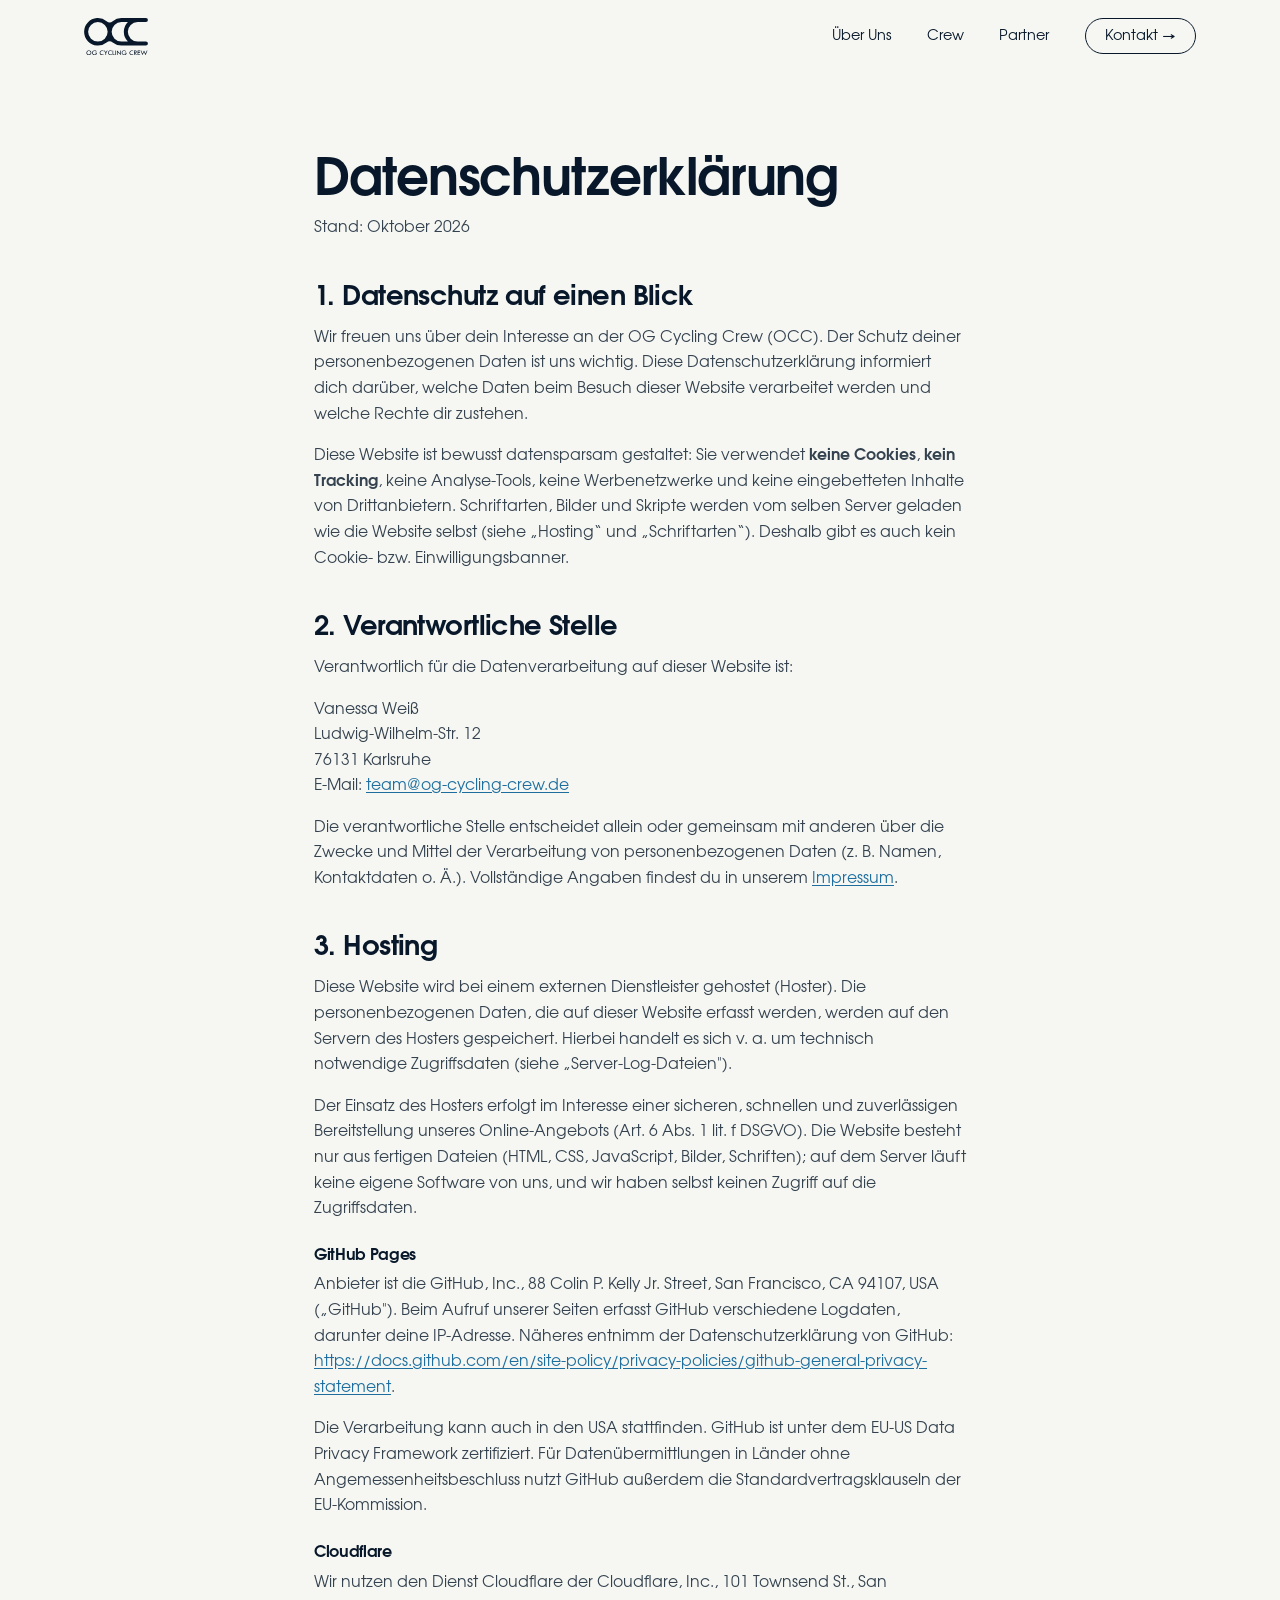
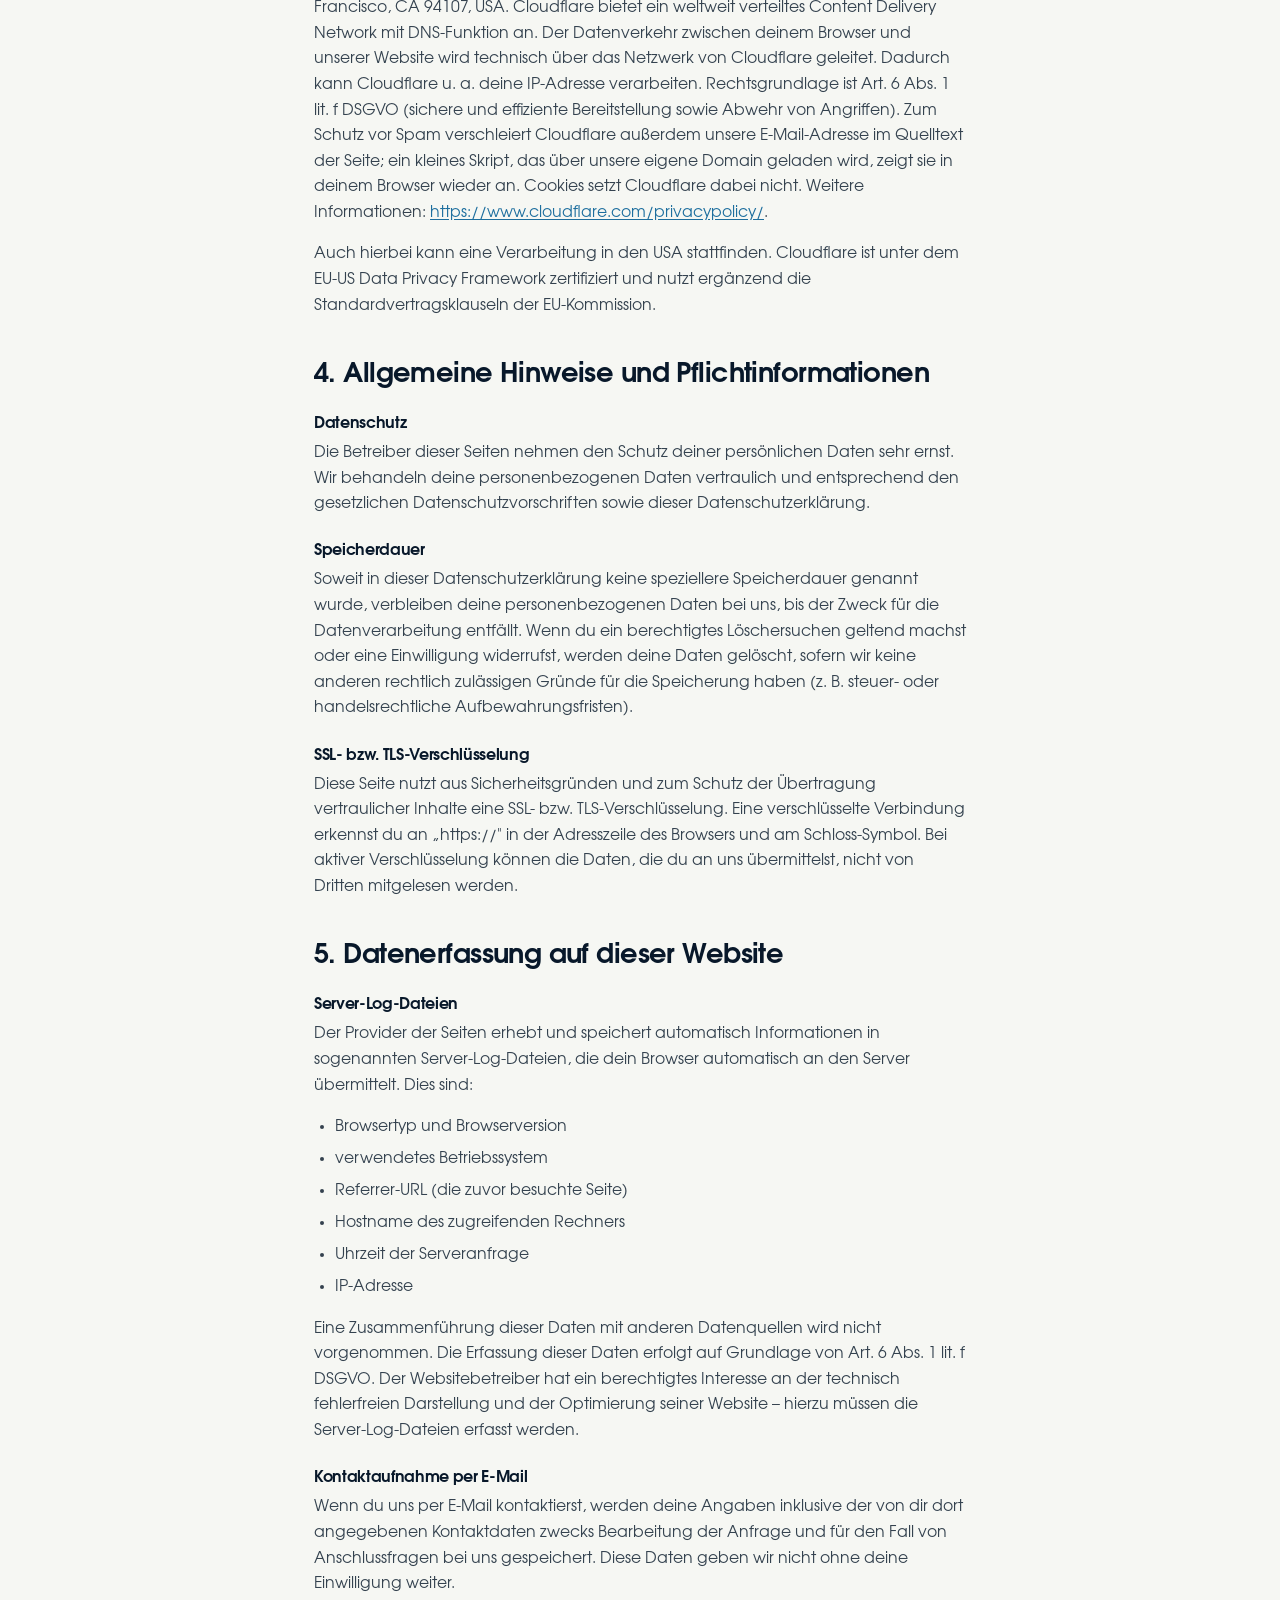
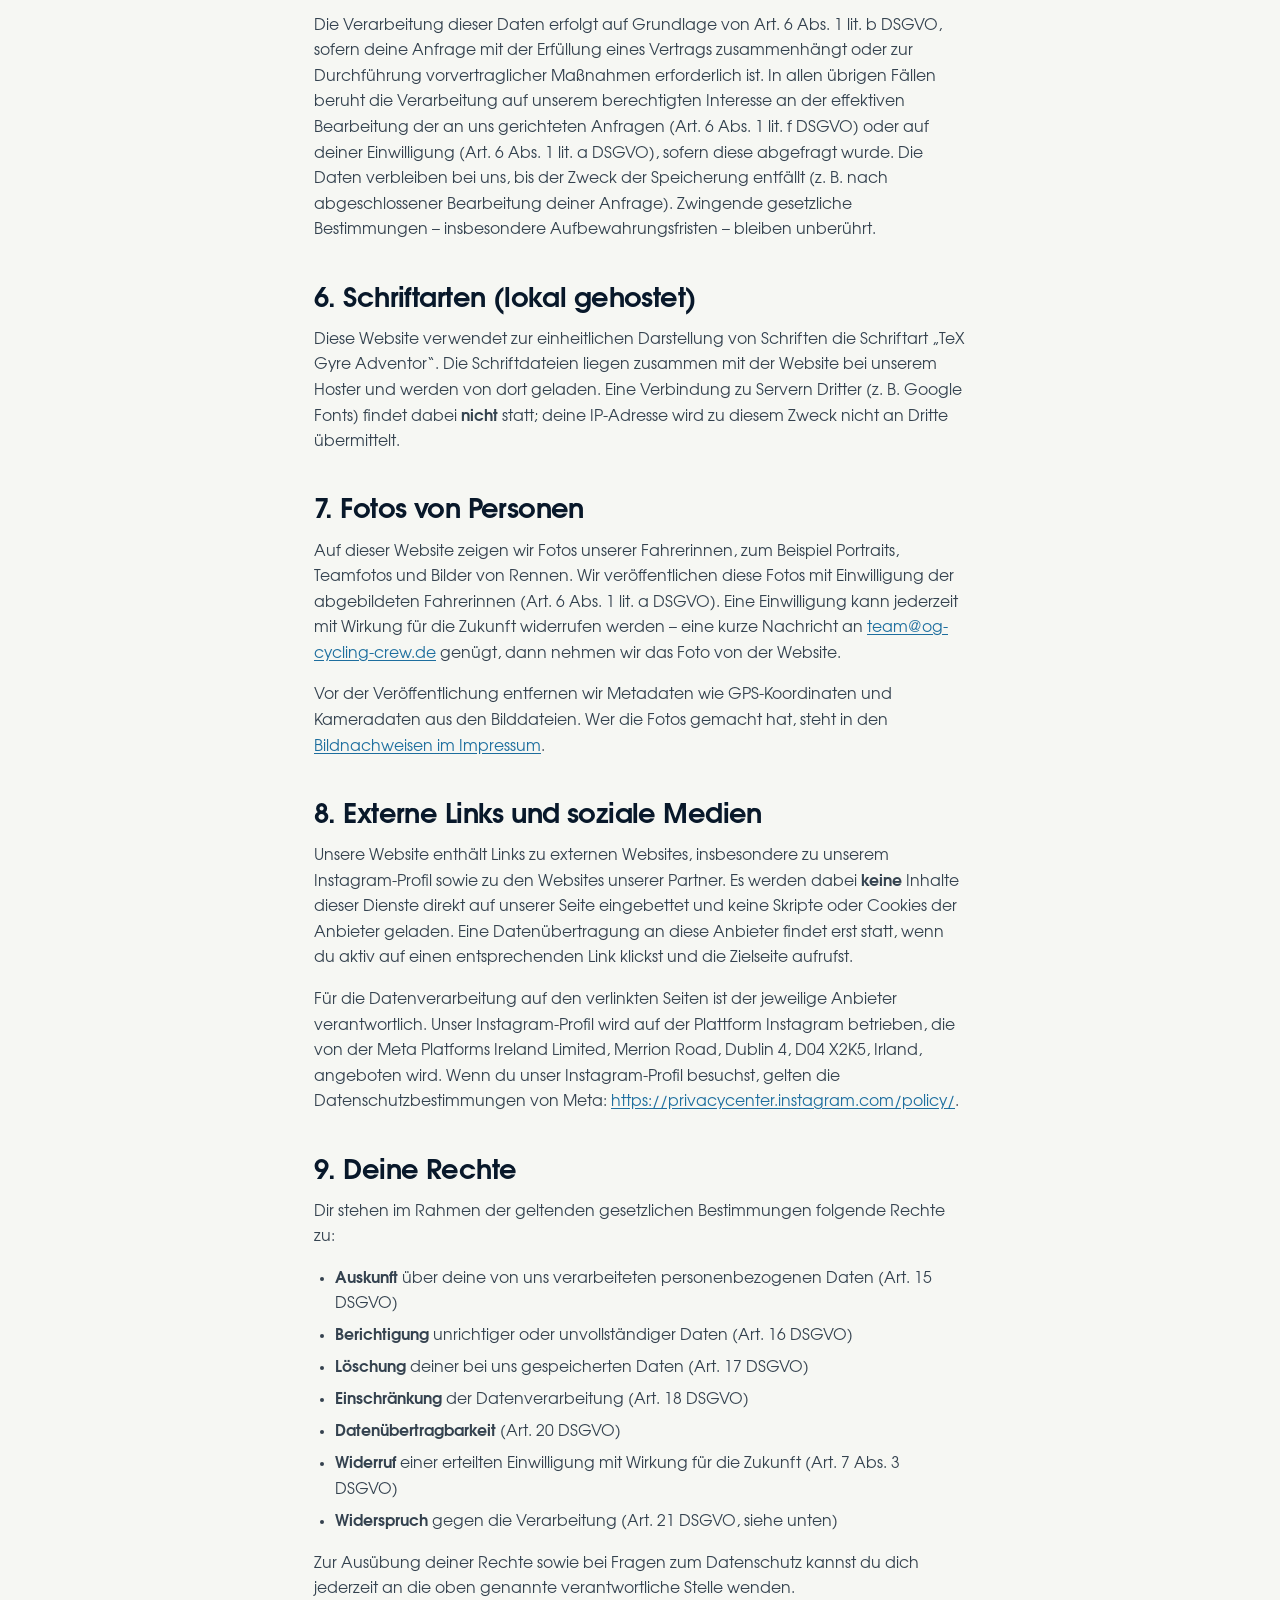
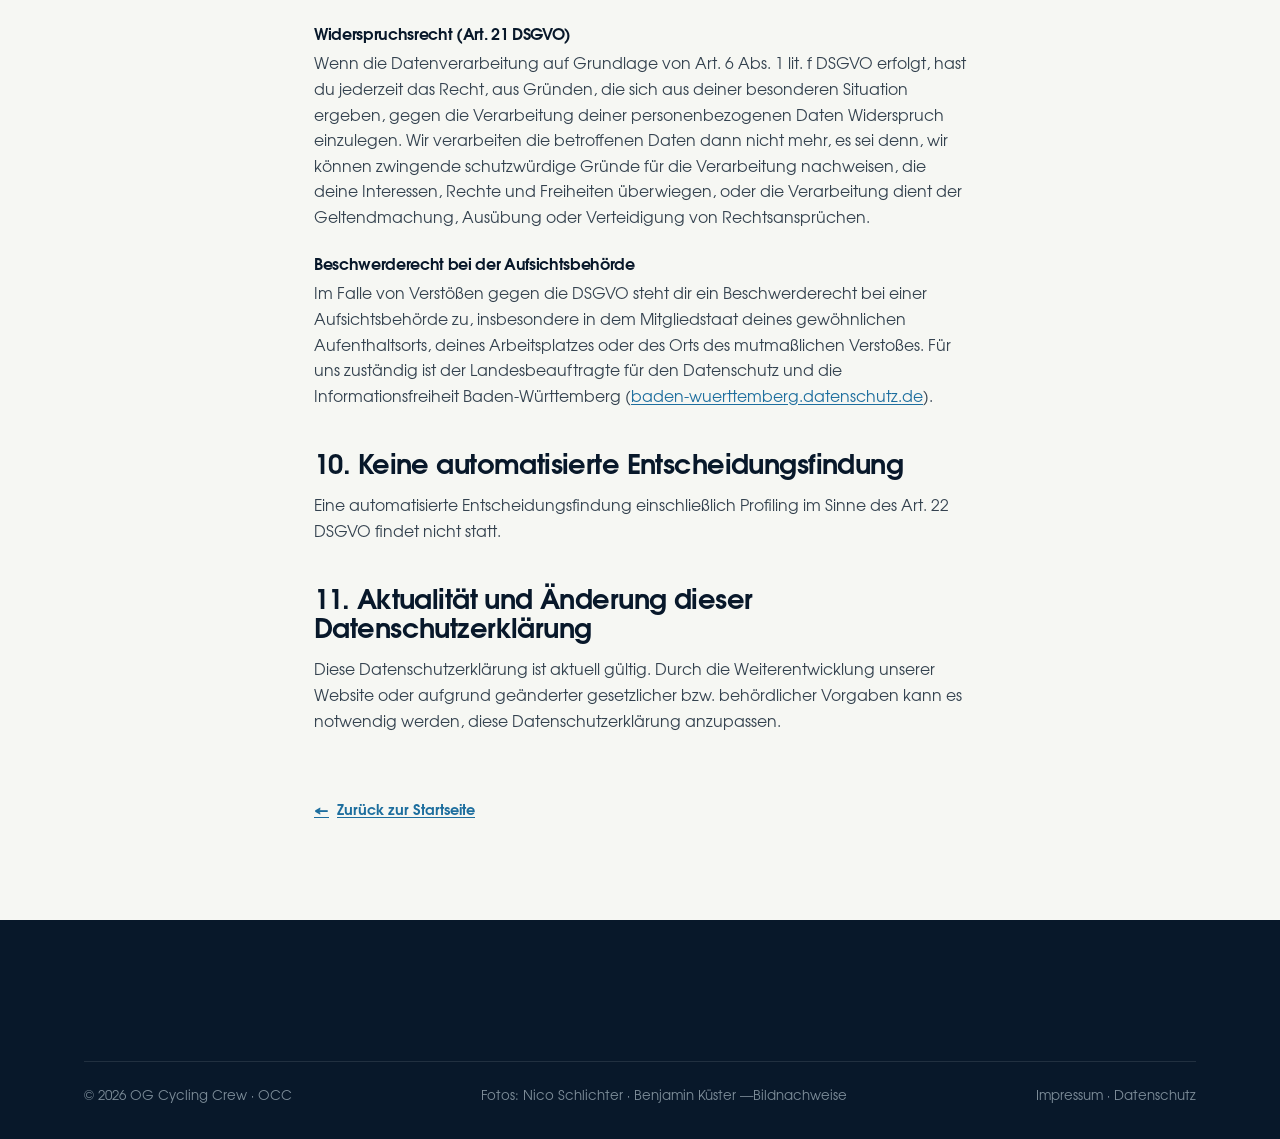
<file: datenschutz.html>
<!DOCTYPE html>
<html lang="de">
<head>
  <meta charset="UTF-8" />
  <meta name="viewport" content="width=device-width, initial-scale=1.0" />
  <title>Datenschutzerklärung — OG Cycling Crew</title>
  <meta name="description" content="Datenschutzerklärung der OG Cycling Crew (OCC)" />
  <meta name="robots" content="index, follow" />
  <link rel="canonical" href="https://og-cycling-crew.de/datenschutz.html" />

  <link rel="icon" href="assets/favicon.svg" type="image/svg+xml" />
  <link rel="icon" href="assets/favicon-32.png" type="image/png" sizes="32x32" />
  <link rel="apple-touch-icon" href="assets/apple-touch-icon.png" />
  <link rel="preload" as="font" type="font/woff2" href="assets/fonts/tex-gyre-adventor-regular.woff2" crossorigin />
  <link rel="preload" as="font" type="font/woff2" href="assets/fonts/tex-gyre-adventor-bold.woff2" crossorigin />
  <link rel="stylesheet" href="css/style.css?v=64" />
</head>
<body>

  <!-- ============ HEADER (simplified for subpages) ============ -->
  <header class="header header--sub scrolled" id="header" style="position:absolute;background:none;box-shadow:none">
    <div class="wrap header__inner">
      <a href="index.html#top" class="brand" aria-label="OG Cycling Crew — Startseite">
        <svg class="brand__logo" viewBox="0 0 846 496" role="img" aria-label="OG Cycling Crew">
          <g fill="currentColor" fill-rule="evenodd">
            <path d="M379.4 41.5A182 182 0 0 1 494.5 0.5H818.5A26.5 26.5 0 0 1 818.5 53.5H708.5A129 129 0 0 0 708.5 311.5H818.5A26.5 26.5 0 0 1 818.5 364.5H494.5A182 182 0 0 1 379.4 323.5A63.9 63.9 0 0 0 298.6 323.5A182 182 0 1 1 298.6 41.5A63.9 63.9 0 0 0 379.4 41.5ZM54.5 182.5A129 129 0 1 0 312.5 182.5A129 129 0 1 0 54.5 182.5ZM494.5 53.5A129 129 0 0 0 494.5 311.5H580.1A182 182 0 0 1 580.1 53.5Z"/>
            <path d="M60.8 491.3C50.4 490 41.4 484.2 36 475.3C34.4 472.5 33.7 470.7 32.6 466.4C32 464.1 31.8 456.8 32.2 454.6C33 450.7 33.2 450 33.7 448.8C37 440.5 45 433.2 54 430.2C59.3 428.4 58.4 428.6 64.5 428.6C69.9 428.6 69.9 428.6 72.3 429.2C79.9 431.2 85 434.2 89.6 439.5C92.5 442.8 95.3 448.1 96 451.5C96.1 452 96.4 453 96.6 453.7C97.2 456 97.1 463.6 96.4 466.4C93.6 477.2 84.8 486.7 74.6 489.8C69.9 491.2 64.7 491.8 60.8 491.3ZM136.8 491.3C136.1 491.2 135.2 491.1 134.7 490.9C134.1 490.8 133.2 490.6 132.6 490.6C131.5 490.5 128.3 489.6 126.2 488.8C118.6 485.9 112.3 479.9 109.1 472.6C108.2 470.4 107 466.9 107 466.3C107 465.9 106.8 464.7 106.6 463.6C106 460.8 105.9 457.4 106.4 455.7C106.6 455.1 106.8 453.9 107 453.1C108.3 446.8 112.5 440 117.4 436C121.1 433 127.9 429.5 130 429.5C130.2 429.5 131.2 429.3 132.3 429C135.2 428.3 145.2 428.3 147.4 429.1C148.1 429.3 148.9 429.5 149.1 429.5C149.5 429.5 152.4 430.4 154.6 431.3C158.1 432.6 164.8 437.4 165.5 439C165.8 439.8 165.6 440.4 163.5 442.6C160.9 445.5 160.8 445.5 158.6 443.6C155.5 441.1 150.6 438.2 148.4 437.7C148 437.5 146.9 437.3 146.2 437C144.3 436.5 135.5 436.3 133.8 436.7C133.3 436.9 132.2 437.2 131.4 437.4C127.8 438.3 123.6 441.1 120.2 444.9C118.7 446.5 116.7 450.2 116.1 452.4C115.9 453 115.6 454 115.4 454.7C114.9 456.4 114.8 462.2 115.3 463.8C115.4 464.3 115.7 465.4 115.9 466.1C118 474.3 126.7 481.8 135.1 482.6C136 482.7 137.5 482.9 138.4 483C140.1 483.2 140.4 483.2 145.8 482.7C152.7 482 159.2 477 161.1 471.1C162.3 467.2 162.6 467.4 154.6 467.5C146.2 467.5 146.6 467.7 146.6 463.6C146.6 460.9 146.7 460.3 147.4 459.8C147.8 459.5 164.5 459.4 168 459.6C170.9 459.8 170.9 459.8 171 463.3C171 466 171 466.5 170.3 469.1C168.7 475.6 166.8 479.3 162.8 483.3C159.7 486.3 155.8 488.8 152.7 489.6C152.2 489.7 151.4 489.9 151.1 490.1C150.8 490.2 149.9 490.4 149.1 490.5C148.4 490.6 147.2 490.8 146.5 491C145.1 491.4 138.9 491.6 136.8 491.3ZM237.2 491.3C236.8 491.3 235.8 491 235 490.9C234.2 490.7 233.3 490.5 233.1 490.5C232 490.5 227 488.8 224.7 487.6C216.1 483.3 208.9 473.6 208 465.2C207.9 464.3 207.7 463.1 207.6 462.6C207.4 461.3 207.4 457.8 207.6 456.7C207.8 456.2 207.9 455 208 454.1C208.4 449.3 211.5 443 215.7 438.6C219.4 434.6 226.2 430.6 230.8 429.6C231.2 429.5 232.3 429.3 233.2 429C235.5 428.4 244.8 428.3 246.8 429C247.5 429.2 248.6 429.4 249.4 429.5C250.9 429.7 255 431 256.2 431.6C257.6 432.4 257.8 432.7 257.9 435.9C258.1 441.1 258.1 441.1 252.4 438.8C250.2 437.9 249.3 437.6 247.9 437.3C247.3 437.1 246.4 436.9 245.9 436.7C244.7 436.4 235.8 436.4 234.6 436.7C231.5 437.6 230.6 437.9 229.3 438.6C224.9 440.7 220.7 444.6 218.8 448.4C217.9 450.2 217.2 452 216.9 453.2C216.8 453.8 216.5 454.9 216.3 455.6C215.9 457.4 215.9 462.4 216.4 463.7C216.6 464.1 216.8 464.9 216.9 465.6C218.1 471.2 223.9 478.2 229.5 480.7C231 481.4 234.4 482.5 235 482.5C235.3 482.5 236.3 482.7 237.2 482.9C239.4 483.3 242.2 483.4 244 483C244.7 482.8 245.8 482.6 246.4 482.5C247.8 482.3 250.5 481.4 253.9 479.8C257.8 478 258 478.2 258 482.1C258 485.3 257.8 486.3 257.1 487C255.8 488.3 251 490.2 248.1 490.5C247.3 490.6 246.1 490.8 245.3 491C243.7 491.4 238.7 491.6 237.2 491.3ZM528.1 491.3C527.6 491.2 526.7 491.1 526.2 490.9C525.6 490.8 524.5 490.6 523.8 490.5C517 489.7 508.1 483.7 503.5 476.8C501.4 473.6 499 468.3 499 466.7C499 466.4 498.8 465.4 498.7 464.5C498.2 462.4 498.1 458.8 498.3 457.3C498.8 454.1 499.1 452.6 499.4 451.6C499.5 450.9 499.8 450 499.9 449.5C500.3 448 502.5 443.7 503.8 442C507.2 437.2 514.5 431.7 519 430.5C519.4 430.4 520 430.2 520.2 430C520.5 429.9 521.4 429.7 522.1 429.5C522.9 429.3 524.2 429 525 428.8C527.2 428.3 536.2 428.4 538.6 429C539.5 429.3 540.5 429.5 540.8 429.5C543.3 429.5 550.1 432.8 554 435.9C558.2 439.2 558.2 439.7 555.4 442.6C552.8 445.3 552.6 445.4 550.2 443.6C546.2 440.5 541.9 438.1 539.2 437.4C538.5 437.2 537.5 436.9 537 436.7C536.2 436.5 535.2 436.5 531.1 436.5C525.6 436.6 526.3 436.5 522.2 437.8C516.8 439.5 511.3 444.6 508.9 450.2C508.4 451.4 508.1 452.3 507.2 455.4C506.7 457.2 506.9 463.2 507.5 465.1C507.8 466 508 466.8 508 466.9C508 467.3 509.5 470.3 510.4 471.8C511.6 473.7 515.3 477.4 517.4 478.9C522.5 482.2 529.9 483.8 535.9 482.8C537 482.6 538.2 482.5 538.6 482.5C539.1 482.5 540.2 482.2 541.4 481.8C547.3 479.8 551.2 476.1 553.1 470.7C554.2 467.3 554.5 467.4 545.8 467.3C537.4 467.2 538.1 467.5 538 463.9C537.9 459.1 536.6 459.6 550.4 459.6C556.7 459.7 561.9 459.8 562.1 459.8C563.1 460.2 563.3 463.5 562.5 466.6C562.3 467.4 562.1 468.7 562 469.5C561.9 470.3 561.6 471.6 561.3 472.3C561.1 473.1 560.8 473.9 560.8 474C560.8 474.5 559.1 477.7 557.9 479.5C554.5 484.8 547 489.7 541.3 490.5C540.7 490.6 539.6 490.8 538.9 491C537.4 491.4 530.1 491.6 528.1 491.3ZM630.5 491.3C629.9 491.2 628.9 491.1 628.3 490.9C627.8 490.8 626.8 490.6 626.2 490.6C624.3 490.4 619.9 488.9 617.2 487.5C612.1 484.8 607.3 480.2 604.6 475.6C603.1 473 601 467.5 601 466.2C601 465.9 600.8 464.9 600.7 464C600.2 461.5 600.1 458.9 600.4 457.1C600.5 456.3 600.8 454.8 600.9 453.9C602 447.1 606.7 439.4 612.7 435C615.5 432.9 622.6 429.5 624.2 429.5C624.4 429.5 625.3 429.3 626.1 429C628.4 428.3 637.1 428.3 640.4 429.1C645.2 430.1 649.2 431.5 649.9 432.4C650.5 433 650.5 433.5 650.5 436.8C650.4 440.8 650.2 441 646.8 439.6C644.6 438.7 642.5 437.9 640.4 437.4C639.6 437.2 638.5 436.9 638 436.8C636.2 436.2 628.7 436.4 626.8 437C625.9 437.2 625 437.5 624.8 437.6C624.5 437.6 623.6 438 622.9 438.3C616.2 441.3 611.3 447.2 609.9 454C609.7 454.9 609.4 456.1 609.3 456.8C608.9 458.6 608.9 462.3 609.3 463.9C609.5 464.7 609.8 465.7 609.9 466.3C611.1 471.7 616.3 477.8 622.2 480.8C623.4 481.4 626.9 482.5 627.6 482.5C627.9 482.5 629 482.6 630 482.8C632.3 483.2 634 483.3 635.8 482.9C636.5 482.8 637.7 482.6 638.5 482.5C640.5 482.3 643.6 481.2 647.4 479.4C650.8 477.9 650.9 478 650.8 482.3C650.7 486.9 650.3 487.5 646.8 488.9C644.4 489.8 642.7 490.3 641.3 490.5C640.6 490.6 639.3 490.8 638.4 491C636.5 491.4 632.4 491.6 630.5 491.3ZM346.5 491.2C346.3 491.2 345.4 491 344.5 490.8C343.6 490.6 342.6 490.5 342.3 490.5C340.6 490.5 335.3 488.4 332.3 486.6C326.5 483 322.6 478.9 320.1 473.7C318.4 470 318.3 469.9 317.2 465.6C316.7 463.7 317 454.8 317.5 452.9C319.2 447.7 320 445.8 322.1 442.6C326 436.7 334.8 430.6 340.9 429.5C341.5 429.4 342.4 429.1 343 428.9C344.8 428.3 354.9 428.4 357.2 429C358.2 429.3 359.1 429.5 359.3 429.5C360.5 429.5 366 431.7 366.7 432.4C367.3 433.1 367.4 439.3 366.8 439.9C366.2 440.5 365.9 440.4 364 439.7C358 437.1 355.1 436.5 349.5 436.5C347.1 436.5 344.8 436.6 344.5 436.7C332.8 439.5 325.7 448.2 325.7 459.4C325.7 471.7 334 481.3 345.9 482.7C352.2 483.5 357 482.6 363.9 479.4C366.9 478 367 478.1 367 483C366.9 486.9 366.9 487 365.8 487.7C364.7 488.5 359 490.5 357.9 490.5C357.6 490.5 356.4 490.7 355.3 490.9C353.3 491.3 348.1 491.5 346.5 491.2ZM478.7 483.6C474.9 479.8 470.2 475 468.3 472.9C461.1 465 445.7 449.2 445 449.1C444.7 449 444.5 449 444.3 449.3C444 449.7 444 450.5 444 468.9C444 489.5 444 488.8 443.1 489.3C442.5 489.6 437.2 489.6 436.4 489.3C435.4 488.8 435.5 490.7 435.6 459C435.8 427.9 435.7 429.2 436.6 429.2C437.2 429.2 443.3 435.4 451.6 444.4C452.5 445.4 455.8 448.8 458.9 451.9C461.9 455.1 465.4 458.6 466.6 459.9C467.8 461.2 469.9 463.5 471.4 465.1C476.9 471.1 478 471.9 478.5 470.7C478.6 470.4 478.7 464.4 478.7 450.9C478.8 429.1 478.7 430.9 480 430.5C481.1 430.2 485.5 430.4 486.1 430.7C486.9 431.3 486.9 430 486.9 460.6C487 492.2 487.1 490.4 486.1 490.5C485.7 490.5 485 489.9 478.7 483.6ZM773.2 489.5C772.9 489.2 772.5 488.5 772.2 487.8C771 485 768.3 478.7 767.9 477.6C767.6 477 766.8 475.1 766.1 473.3C765.4 471.5 764.5 469.3 764.1 468.3C763.2 466.4 761.1 461.4 759.7 457.9C759.1 456.6 758.2 454.5 757.6 453.1C756.4 450.3 755.5 448 754.6 445.7C753.3 442.5 752.8 441 752.1 439.5C748 429.9 748 430.3 752.8 430.3C756.7 430.3 757 430.5 758.2 433.9C758.6 435 759.2 436.3 759.4 436.8C759.8 437.6 761.6 442.2 762.8 445.3C763 445.9 763.4 446.8 763.6 447.3C763.8 447.8 764.5 449.6 765.2 451.2C767.2 456.1 768.8 459.9 771.1 465C771.7 466.3 772.4 468.1 772.8 469C773.3 470.3 773.5 470.6 773.9 470.7C774.6 471 774.8 470.6 776.7 466.4C777.6 464.3 778.9 461.3 779.6 459.8C780.3 458.3 781.1 456.4 781.4 455.6C782.9 452.1 785 447.1 787.1 442.5C787.7 441.2 788.2 440.1 788.2 440.1C788.2 440.1 788.9 438.4 789.8 436.4C790.8 434.4 791.7 432.2 792 431.5C793.2 428.7 794 428.8 795.3 431.8C795.6 432.6 796.4 434.5 797 435.9C797.6 437.4 798.4 439.3 798.8 440.1C799.1 440.9 800.1 443.2 801 445.1C801.9 447 803.1 449.5 803.6 450.7C804.1 451.8 804.7 453.3 805 453.9C805.7 455.5 807.9 460.7 809 463.4C809.9 465.6 812 470.2 812.3 470.5C812.6 470.9 813.2 470.9 813.5 470.5C814 470 814.4 469.2 818.1 460.1C820.8 453.7 821.1 452.8 821.9 451C822.7 449.2 823.2 448 824.6 444.5C825 443.4 826.2 440.6 827.2 438.2C828.3 435.9 829.4 433.3 829.7 432.6C830.6 430.5 830.6 430.5 834.5 430.5C839.1 430.6 839.1 430.7 837.6 434.1C836.4 436.8 834.3 441.8 833.6 443.5C833.2 444.5 832.5 446 832.1 446.9C831.7 447.7 831.1 449.1 830.7 449.9C830.4 450.8 829.8 452.2 829.4 453.2C829 454.1 828.2 455.9 827.7 457.2C827.1 458.4 826.3 460.4 825.8 461.6C824.3 464.9 823.2 467.6 821.6 471.4C818.5 478.7 817.5 481.1 815.1 486.7C813.8 489.8 813.2 490.4 812.3 489.5C811.9 489.1 809.7 484.7 808.7 482.1C807.6 479.6 807.2 478.5 805.4 474.7C803.8 471 802.8 468.8 801.4 465.4C800.8 464 800.2 462.5 799.9 461.9C799.7 461.4 799.1 459.9 798.6 458.8C797.1 455.3 794.5 449.6 794.1 449.2C793.3 448.3 792.8 448.7 791.5 451.7C791 452.9 790 455 789.4 456.3C788.8 457.7 788.2 459.1 788 459.5C787.8 459.9 786.7 462.4 785.5 465C784.3 467.6 783.1 470.2 782.9 470.8C782.4 472.2 780.8 476 778.9 480.1C778.1 481.8 777.1 484.2 776.6 485.3C774.5 490.3 774.2 490.6 773.2 489.5ZM284.8 489.2C284.1 488.9 284.1 488.9 284 475.7C283.9 462.9 283.9 462.9 283.4 462C282.9 461 280.5 456.8 279.4 455.2C279.1 454.6 277.6 452.2 276.2 449.9C274.9 447.6 272.5 443.8 271 441.3C264.7 431.1 264.8 431.2 265.5 430.6C265.8 430.3 266.2 430.2 269.4 430.2C273.4 430.2 273.5 430.3 274.3 431.5C274.7 432.2 274.8 432.2 279.2 439.6C281 442.5 283 446 283.8 447.2C284.6 448.5 285.6 450.2 286.1 451C287.2 452.9 287.7 453.4 288.2 453.4C289.1 453.4 289.1 453.3 295.1 443.3C296.2 441.5 297.9 438.7 298.8 437.2C299.8 435.7 300.9 433.8 301.3 433.1C302.8 430.4 303.2 430.3 307.8 430.4C312 430.4 312.1 430.6 309.8 434.4C308.2 437 304.4 442.9 302.7 445.7C298.8 451.8 292.9 461.7 292.6 462.7C292.4 463.4 292.2 471.4 292.1 483.5C292 488.8 292 489 291.1 489.3C290.4 489.6 285.3 489.5 284.8 489.2ZM378.8 489.3C377.9 488.8 377.9 490.2 378 459.9C378 430.5 377.9 431.3 378.7 430.7C379.7 430.1 384.7 430.2 385.5 430.9C385.9 431.3 385.9 431.3 386 456C386.1 480.7 386.1 480.7 386.5 481C386.8 481.4 386.8 481.4 395.9 481.5C402.7 481.6 405 481.6 405.3 481.8C405.9 482.1 406 483 406 485.9C405.9 489.8 407.6 489.4 392.1 489.5C381.2 489.5 379.2 489.5 378.8 489.3ZM415.4 489.3C414.3 488.8 414.4 491.2 414.4 460.1C414.4 429.1 414.3 431.1 415.3 430.5C415.9 430.2 420.7 430.4 421.5 430.7C422.7 431.2 422.7 430.2 422.6 449C422.6 458.2 422.6 470.7 422.7 476.8C422.9 489.3 422.9 488.9 421.7 489.3C420.8 489.6 416.1 489.6 415.4 489.3ZM662.2 489.2C661.1 488.7 661.2 490.6 661.2 459.9C661.2 429.4 661.1 431.1 662.1 430.7C662.7 430.4 680.6 430.3 681.8 430.6C690.2 432.8 694.2 436.2 696.3 443C698 448 696.1 454.9 692 458.7C690.1 460.5 686.3 462.7 683.7 463.5C682.3 463.9 681.7 464.4 681.7 465.1C681.7 465.5 681.7 465.6 683.4 468C685 470.2 685.3 470.6 687.9 474.6C689.2 476.6 690.9 479.1 691.7 480.2C692.4 481.2 693.6 482.9 694.2 483.8C694.9 484.7 695.7 485.9 696 486.4C697.9 489 697.6 489.4 693.5 489.5C689.6 489.5 689.1 489.4 688 488.2C687.5 487.7 685.7 485.1 683.9 482.4C674.5 468.4 673 466.3 672.3 465.8C671.7 465.4 670.8 465.2 670.3 465.5C669.5 465.9 669.5 466 669.6 477.3C669.6 488.6 669.6 488.6 668.8 489.2C668.2 489.6 662.9 489.6 662.2 489.2ZM709.4 489.3C708.5 488.9 708.5 489 708.5 480.3C708.5 475.9 708.6 463.1 708.6 451.9C708.6 429.6 708.5 431 709.6 430.6C710.5 430.3 739.5 430.3 740.4 430.6C741.5 431 741.6 431.2 741.5 434.2C741.5 437.2 741.3 437.7 740.5 438C740.1 438.1 736.6 438.2 729 438.2C717.3 438.2 717.6 438.1 717.2 439.1C716.9 439.9 716.9 452 717.2 452.7C717.7 453.6 717.6 453.5 729.2 453.5C742.3 453.4 740.9 452.9 740.9 457.4C740.9 461.8 742.4 461.3 729.2 461.3C719.3 461.3 718.4 461.4 717.8 461.6C716.8 462.1 716.8 461.9 716.9 471.6C716.9 480.5 716.9 480.5 717.4 481C717.8 481.4 717.8 481.4 729.3 481.5C735.6 481.5 740.9 481.6 741 481.7C741.7 482 741.8 482.7 741.8 485.3C741.8 488.3 741.7 488.9 740.8 489.3C739.9 489.6 710.2 489.6 709.4 489.3ZM67.9 482.7C77 481.6 84.5 475.2 87.4 466.2C88.4 463 88.4 456.3 87.4 453.3C86.3 449.9 84.6 446.8 82.7 444.6C80.1 441.4 75.2 438.3 71.6 437.3C70.8 437.2 69.8 436.9 69.3 436.8C67.8 436.3 60.8 436.4 59.1 436.8C58.3 437 57.3 437.3 56.7 437.4C55 437.8 52 439.3 50.2 440.7C40.9 447.8 38 459.7 43 469.9C46.7 477.3 52.9 481.7 61.2 482.7C64.5 483.1 64.8 483.1 67.9 482.7ZM680.9 456.8C684.3 455.7 686.1 454.4 687.3 452C688.3 450.1 688.3 445.1 687.3 443.1C686 440.5 684.4 439.3 681 438.1C679.2 437.5 679.2 437.5 674.8 437.5C670.6 437.6 670.5 437.6 670.1 438C669.8 438.3 669.8 438.3 669.8 447.5C669.8 458.9 669.2 457.8 674.8 457.6C678.8 457.5 678.8 457.5 680.9 456.8Z"/>
          </g>
        </svg>
      </a>
      <nav class="nav" id="nav">
        <a href="index.html#about">Über Uns</a>
        <a href="index.html#riders-light">Crew</a>
        <a href="index.html#sponsors">Partner</a>
        <a href="index.html#contact" class="nav__cta">Kontakt <span class="arrow">→</span></a>
      </nav>
      <button class="burger" id="burger" aria-label="Menü öffnen" aria-expanded="false">
        <span></span><span></span><span></span>
      </button>
    </div>
  </header>
  <div class="nav-backdrop" id="navBackdrop"></div>

  <!-- ============ DATENSCHUTZ ============ -->
  <main class="legal">
    <div class="wrap">
      <h1 class="legal__title">Datenschutzerklärung</h1>
      <p class="legal__updated">Stand: Oktober 2026</p>

      <h2>1. Datenschutz auf einen Blick</h2>
      <p>
        Wir freuen uns über dein Interesse an der OG Cycling Crew (OCC). Der Schutz deiner
        personenbezogenen Daten ist uns wichtig. Diese Datenschutzerklärung informiert dich darüber,
        welche Daten beim Besuch dieser Website verarbeitet werden und welche Rechte dir zustehen.
      </p>
      <p>
        Diese Website ist bewusst datensparsam gestaltet: Sie verwendet <strong>keine Cookies</strong>,
        <strong>kein Tracking</strong>, keine Analyse-Tools, keine Werbenetzwerke und keine
        eingebetteten Inhalte von Drittanbietern. Schriftarten, Bilder und Skripte werden vom selben
        Server geladen wie die Website selbst (siehe „Hosting“ und „Schriftarten“). Deshalb gibt es
        auch kein Cookie- bzw. Einwilligungsbanner.
      </p>

      <h2>2. Verantwortliche Stelle</h2>
      <p>
        Verantwortlich für die Datenverarbeitung auf dieser Website ist:
      </p>
      <p>
        Vanessa Weiß<br />
        Ludwig-Wilhelm-Str. 12<br />
        76131 Karlsruhe<br />
        E-Mail: <a href="mailto:team@og-cycling-crew.de">team@og-cycling-crew.de</a>
      </p>
      <p>
        Die verantwortliche Stelle entscheidet allein oder gemeinsam mit anderen über die Zwecke und
        Mittel der Verarbeitung von personenbezogenen Daten (z. B. Namen, Kontaktdaten o. Ä.).
        Vollständige Angaben findest du in unserem <a href="impressum.html">Impressum</a>.
      </p>

      <h2>3. Hosting</h2>
      <p>
        Diese Website wird bei einem externen Dienstleister gehostet (Hoster). Die personenbezogenen
        Daten, die auf dieser Website erfasst werden, werden auf den Servern des Hosters gespeichert.
        Hierbei handelt es sich v. a. um technisch notwendige Zugriffsdaten (siehe „Server-Log-Dateien").
      </p>
      <p>
        Der Einsatz des Hosters erfolgt im Interesse einer sicheren, schnellen und zuverlässigen
        Bereitstellung unseres Online-Angebots (Art. 6 Abs. 1 lit. f DSGVO). Die Website besteht nur
        aus fertigen Dateien (HTML, CSS, JavaScript, Bilder, Schriften); auf dem Server läuft keine
        eigene Software von uns, und wir haben selbst keinen Zugriff auf die Zugriffsdaten.
      </p>
      <h3>GitHub Pages</h3>
      <p>
        Anbieter ist die GitHub, Inc., 88 Colin P. Kelly Jr. Street, San Francisco, CA 94107, USA
        („GitHub"). Beim Aufruf unserer Seiten erfasst GitHub verschiedene Logdaten, darunter deine
        IP-Adresse. Näheres entnimm der Datenschutzerklärung von GitHub:
        <a href="https://docs.github.com/en/site-policy/privacy-policies/github-general-privacy-statement" target="_blank" rel="noopener">https://docs.github.com/en/site-policy/privacy-policies/github-general-privacy-statement</a>.
      </p>
      <p>
        Die Verarbeitung kann auch in den USA stattfinden. GitHub ist unter dem EU-US Data Privacy
        Framework zertifiziert. Für Datenübermittlungen in Länder ohne Angemessenheitsbeschluss
        nutzt GitHub außerdem die Standardvertragsklauseln der EU-Kommission.
      </p>

      <!-- Cloudflare: Domain wird über Cloudflare (Proxy/CDN) vor GitHub Pages geleitet. -->
      <h3>Cloudflare</h3>
      <p>
        Wir nutzen den Dienst Cloudflare der Cloudflare, Inc., 101 Townsend St., San Francisco, CA
        94107, USA. Cloudflare bietet ein weltweit verteiltes Content Delivery Network mit
        DNS-Funktion an. Der Datenverkehr zwischen deinem Browser und unserer Website wird technisch
        über das Netzwerk von Cloudflare geleitet. Dadurch kann Cloudflare u. a. deine IP-Adresse
        verarbeiten. Rechtsgrundlage ist Art. 6 Abs. 1 lit. f DSGVO (sichere und effiziente
        Bereitstellung sowie Abwehr von Angriffen). Zum Schutz vor Spam verschleiert Cloudflare
        außerdem unsere E-Mail-Adresse im Quelltext der Seite; ein kleines Skript, das über unsere
        eigene Domain geladen wird, zeigt sie in deinem Browser wieder an. Cookies setzt Cloudflare
        dabei nicht. Weitere Informationen:
        <a href="https://www.cloudflare.com/privacypolicy/" target="_blank" rel="noopener">https://www.cloudflare.com/privacypolicy/</a>.
      </p>
      <p>
        Auch hierbei kann eine Verarbeitung in den USA stattfinden. Cloudflare ist unter dem EU-US
        Data Privacy Framework zertifiziert und nutzt ergänzend die Standardvertragsklauseln der
        EU-Kommission.
      </p>

      <h2>4. Allgemeine Hinweise und Pflichtinformationen</h2>
      <h3>Datenschutz</h3>
      <p>
        Die Betreiber dieser Seiten nehmen den Schutz deiner persönlichen Daten sehr ernst. Wir
        behandeln deine personenbezogenen Daten vertraulich und entsprechend den gesetzlichen
        Datenschutzvorschriften sowie dieser Datenschutzerklärung.
      </p>
      <h3>Speicherdauer</h3>
      <p>
        Soweit in dieser Datenschutzerklärung keine speziellere Speicherdauer genannt wurde,
        verbleiben deine personenbezogenen Daten bei uns, bis der Zweck für die Datenverarbeitung
        entfällt. Wenn du ein berechtigtes Löschersuchen geltend machst oder eine Einwilligung
        widerrufst, werden deine Daten gelöscht, sofern wir keine anderen rechtlich zulässigen Gründe
        für die Speicherung haben (z. B. steuer- oder handelsrechtliche Aufbewahrungsfristen).
      </p>
      <h3>SSL- bzw. TLS-Verschlüsselung</h3>
      <p>
        Diese Seite nutzt aus Sicherheitsgründen und zum Schutz der Übertragung vertraulicher Inhalte
        eine SSL- bzw. TLS-Verschlüsselung. Eine verschlüsselte Verbindung erkennst du an „https://" in
        der Adresszeile des Browsers und am Schloss-Symbol. Bei aktiver Verschlüsselung können die
        Daten, die du an uns übermittelst, nicht von Dritten mitgelesen werden.
      </p>

      <h2>5. Datenerfassung auf dieser Website</h2>
      <h3>Server-Log-Dateien</h3>
      <p>
        Der Provider der Seiten erhebt und speichert automatisch Informationen in sogenannten
        Server-Log-Dateien, die dein Browser automatisch an den Server übermittelt. Dies sind:
      </p>
      <ul>
        <li>Browsertyp und Browserversion</li>
        <li>verwendetes Betriebssystem</li>
        <li>Referrer-URL (die zuvor besuchte Seite)</li>
        <li>Hostname des zugreifenden Rechners</li>
        <li>Uhrzeit der Serveranfrage</li>
        <li>IP-Adresse</li>
      </ul>
      <p>
        Eine Zusammenführung dieser Daten mit anderen Datenquellen wird nicht vorgenommen. Die
        Erfassung dieser Daten erfolgt auf Grundlage von Art. 6 Abs. 1 lit. f DSGVO. Der
        Websitebetreiber hat ein berechtigtes Interesse an der technisch fehlerfreien Darstellung und
        der Optimierung seiner Website – hierzu müssen die Server-Log-Dateien erfasst werden.
      </p>

      <h3>Kontaktaufnahme per E-Mail</h3>
      <p>
        Wenn du uns per E-Mail kontaktierst, werden deine Angaben inklusive der von dir dort angegebenen
        Kontaktdaten zwecks Bearbeitung der Anfrage und für den Fall von Anschlussfragen bei uns
        gespeichert. Diese Daten geben wir nicht ohne deine Einwilligung weiter.
      </p>
      <p>
        Die Verarbeitung dieser Daten erfolgt auf Grundlage von Art. 6 Abs. 1 lit. b DSGVO, sofern
        deine Anfrage mit der Erfüllung eines Vertrags zusammenhängt oder zur Durchführung
        vorvertraglicher Maßnahmen erforderlich ist. In allen übrigen Fällen beruht die Verarbeitung
        auf unserem berechtigten Interesse an der effektiven Bearbeitung der an uns gerichteten
        Anfragen (Art. 6 Abs. 1 lit. f DSGVO) oder auf deiner Einwilligung (Art. 6 Abs. 1 lit. a DSGVO),
        sofern diese abgefragt wurde. Die Daten verbleiben bei uns, bis der Zweck der Speicherung
        entfällt (z. B. nach abgeschlossener Bearbeitung deiner Anfrage). Zwingende gesetzliche
        Bestimmungen – insbesondere Aufbewahrungsfristen – bleiben unberührt.
      </p>

      <h2>6. Schriftarten (lokal gehostet)</h2>
      <p>
        Diese Website verwendet zur einheitlichen Darstellung von Schriften die Schriftart „TeX Gyre Adventor“.
        Die Schriftdateien liegen zusammen mit der Website bei unserem Hoster
        und werden von dort geladen. Eine Verbindung zu Servern Dritter (z. B. Google Fonts) findet dabei
        <strong>nicht</strong> statt; deine IP-Adresse wird zu diesem Zweck nicht an Dritte übermittelt.
      </p>

      <h2>7. Fotos von Personen</h2>
      <p>
        Auf dieser Website zeigen wir Fotos unserer Fahrerinnen, zum Beispiel Portraits, Teamfotos
        und Bilder von Rennen. Wir veröffentlichen diese Fotos mit Einwilligung der abgebildeten
        Fahrerinnen (Art. 6 Abs. 1 lit. a DSGVO). Eine Einwilligung kann jederzeit mit Wirkung für die
        Zukunft widerrufen werden – eine kurze Nachricht an
        <a href="mailto:team@og-cycling-crew.de">team@og-cycling-crew.de</a> genügt, dann nehmen wir
        das Foto von der Website.
      </p>
      <p>
        Vor der Veröffentlichung entfernen wir Metadaten wie GPS-Koordinaten und Kameradaten aus
        den Bilddateien. Wer die Fotos gemacht hat, steht in den
        <a href="impressum.html#bildnachweise">Bildnachweisen im Impressum</a>.
      </p>

      <h2>8. Externe Links und soziale Medien</h2>
      <p>
        Unsere Website enthält Links zu externen Websites, insbesondere zu unserem Instagram-Profil
        sowie zu den Websites unserer Partner. Es werden dabei <strong>keine</strong> Inhalte dieser
        Dienste direkt auf unserer Seite eingebettet und keine Skripte oder Cookies der Anbieter
        geladen. Eine Datenübertragung an diese Anbieter findet erst statt, wenn du aktiv auf einen
        entsprechenden Link klickst und die Zielseite aufrufst.
      </p>
      <p>
        Für die Datenverarbeitung auf den verlinkten Seiten ist der jeweilige Anbieter verantwortlich.
        Unser Instagram-Profil wird auf der Plattform Instagram betrieben, die von der Meta Platforms
        Ireland Limited, Merrion Road, Dublin 4, D04 X2K5, Irland, angeboten wird. Wenn du unser
        Instagram-Profil besuchst, gelten die Datenschutzbestimmungen von Meta:
        <a href="https://privacycenter.instagram.com/policy/" target="_blank" rel="noopener">https://privacycenter.instagram.com/policy/</a>.
      </p>

      <h2>9. Deine Rechte</h2>
      <p>Dir stehen im Rahmen der geltenden gesetzlichen Bestimmungen folgende Rechte zu:</p>
      <ul>
        <li><strong>Auskunft</strong> über deine von uns verarbeiteten personenbezogenen Daten (Art. 15 DSGVO)</li>
        <li><strong>Berichtigung</strong> unrichtiger oder unvollständiger Daten (Art. 16 DSGVO)</li>
        <li><strong>Löschung</strong> deiner bei uns gespeicherten Daten (Art. 17 DSGVO)</li>
        <li><strong>Einschränkung</strong> der Datenverarbeitung (Art. 18 DSGVO)</li>
        <li><strong>Datenübertragbarkeit</strong> (Art. 20 DSGVO)</li>
        <li><strong>Widerruf</strong> einer erteilten Einwilligung mit Wirkung für die Zukunft (Art. 7 Abs. 3 DSGVO)</li>
        <li><strong>Widerspruch</strong> gegen die Verarbeitung (Art. 21 DSGVO, siehe unten)</li>
      </ul>
      <p>
        Zur Ausübung deiner Rechte sowie bei Fragen zum Datenschutz kannst du dich jederzeit an die
        oben genannte verantwortliche Stelle wenden.
      </p>

      <h3>Widerspruchsrecht (Art. 21 DSGVO)</h3>
      <p>
        Wenn die Datenverarbeitung auf Grundlage von Art. 6 Abs. 1 lit. f DSGVO erfolgt, hast du
        jederzeit das Recht, aus Gründen, die sich aus deiner besonderen Situation ergeben, gegen die
        Verarbeitung deiner personenbezogenen Daten Widerspruch einzulegen. Wir verarbeiten die
        betroffenen Daten dann nicht mehr, es sei denn, wir können zwingende schutzwürdige Gründe für
        die Verarbeitung nachweisen, die deine Interessen, Rechte und Freiheiten überwiegen, oder die
        Verarbeitung dient der Geltendmachung, Ausübung oder Verteidigung von Rechtsansprüchen.
      </p>

      <h3>Beschwerderecht bei der Aufsichtsbehörde</h3>
      <p>
        Im Falle von Verstößen gegen die DSGVO steht dir ein Beschwerderecht bei einer
        Aufsichtsbehörde zu, insbesondere in dem Mitgliedstaat deines gewöhnlichen Aufenthaltsorts,
        deines Arbeitsplatzes oder des Orts des mutmaßlichen Verstoßes. Für uns zuständig ist der
        Landesbeauftragte für den Datenschutz und die Informationsfreiheit Baden-Württemberg
        (<a href="https://www.baden-wuerttemberg.datenschutz.de" target="_blank" rel="noopener">baden-wuerttemberg.datenschutz.de</a>).
      </p>

      <h2>10. Keine automatisierte Entscheidungsfindung</h2>
      <p>
        Eine automatisierte Entscheidungsfindung einschließlich Profiling im Sinne des Art. 22 DSGVO
        findet nicht statt.
      </p>

      <h2>11. Aktualität und Änderung dieser Datenschutzerklärung</h2>
      <p>
        Diese Datenschutzerklärung ist aktuell gültig. Durch die Weiterentwicklung unserer Website oder
        aufgrund geänderter gesetzlicher bzw. behördlicher Vorgaben kann es notwendig werden, diese
        Datenschutzerklärung anzupassen.
      </p>

      <a href="index.html" class="legal__back"><span aria-hidden="true">←</span> Zurück zur Startseite</a>
    </div>
  </main>

  <!-- ============ FOOTER ============ -->
  <footer class="footer">
    <div class="wrap">
      <div class="footer__bottom">
        <span>© <span id="year">2026</span> OG Cycling Crew · OCC</span>
        <!-- photographer names: keep in sync with impressum.html#bildnachweise -->
        <span>Fotos: <a href="https://www.instagram.com/nico_schlichter/" target="_blank" rel="noopener">Nico Schlichter</a> · Benjamin Küster —<a href="impressum.html#bildnachweise">Bildnachweise</a></span>
        <span><a href="impressum.html">Impressum</a> · <a href="datenschutz.html">Datenschutz</a></span>
      </div>
    </div>
  </footer>

  <script src="js/main.js?v=64"></script>
</body>
</html>
</file>
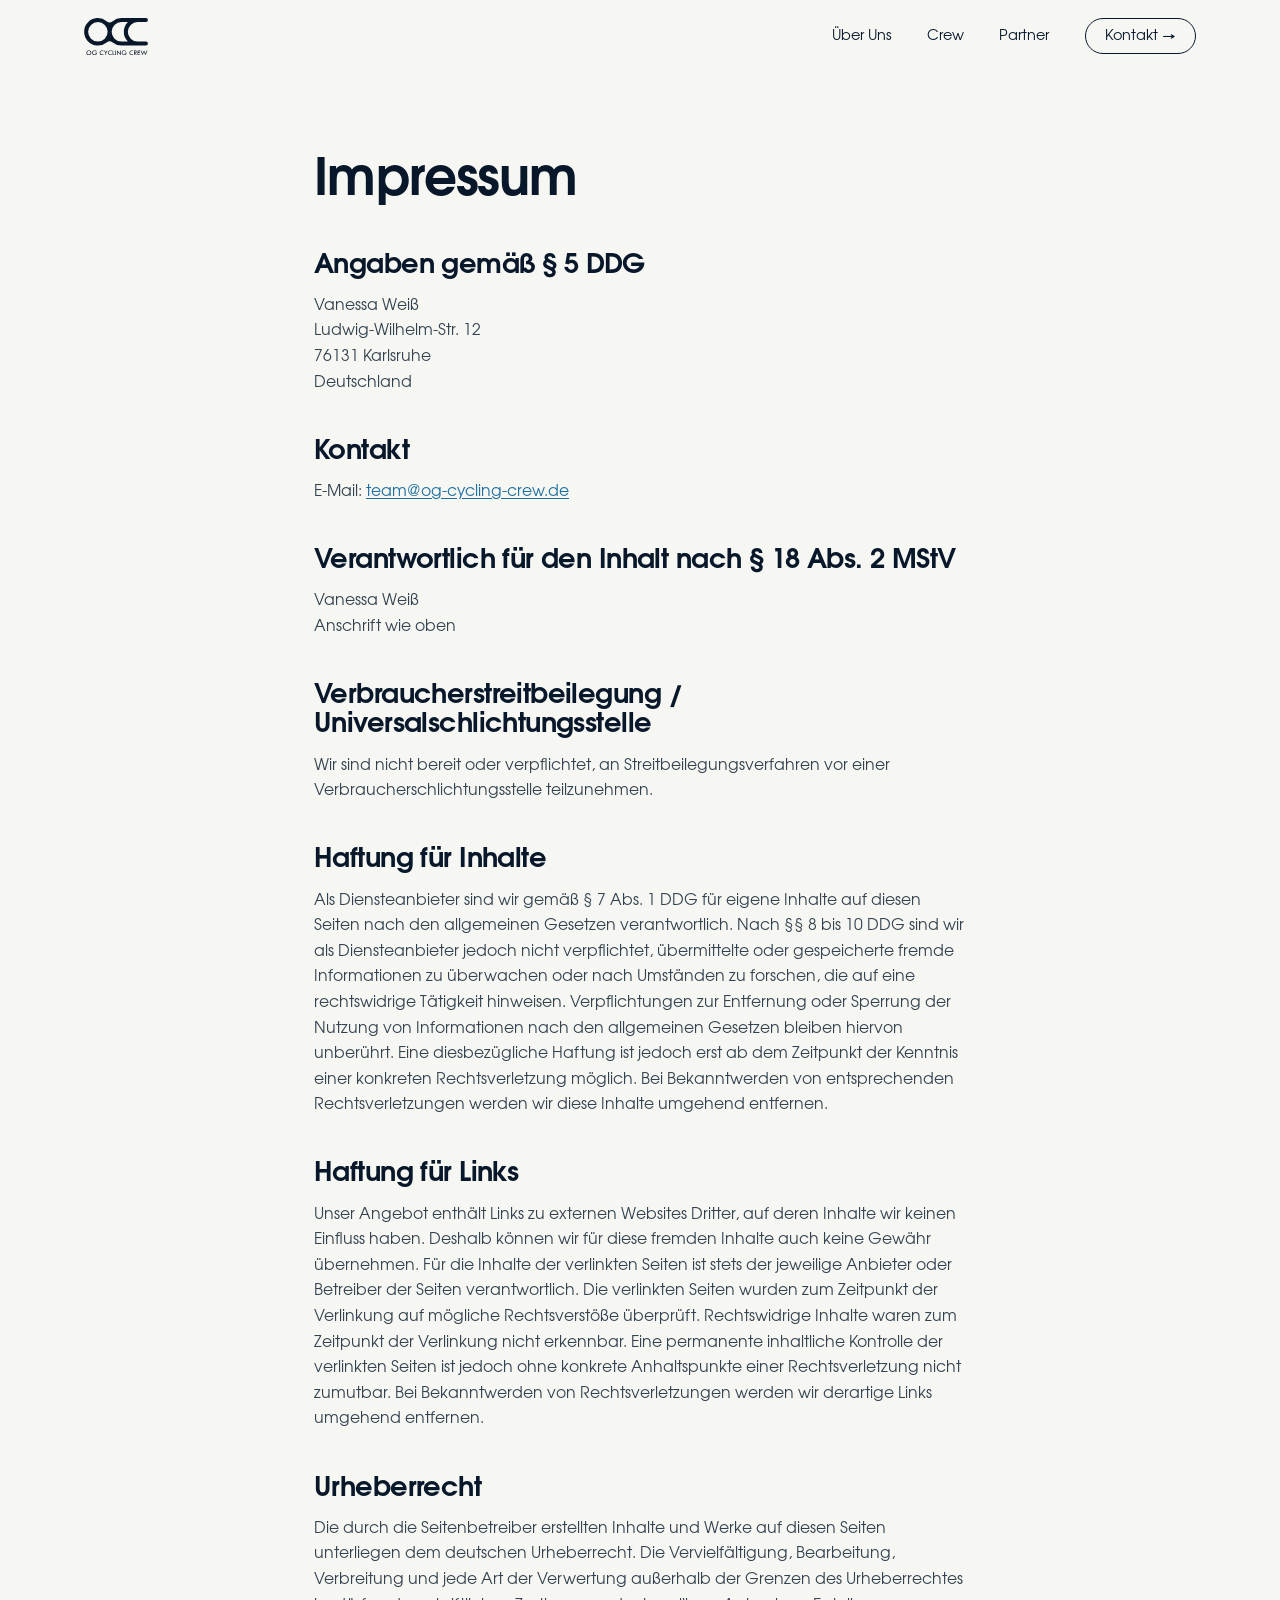
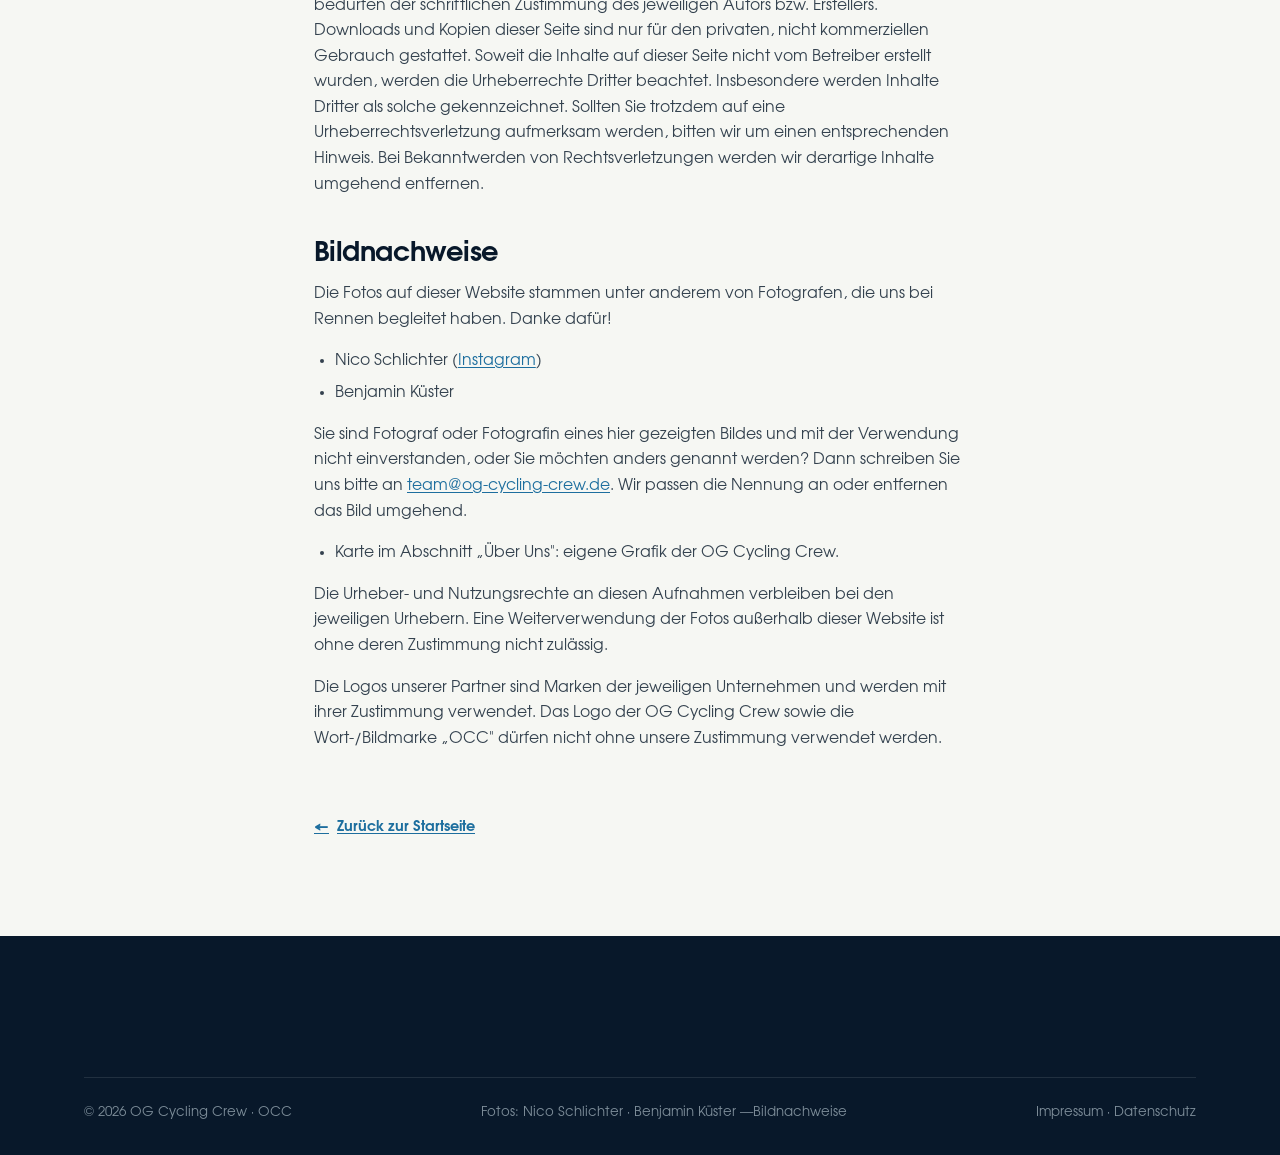
<file: impressum.html>
<!DOCTYPE html>
<html lang="de">
<head>
  <meta charset="UTF-8" />
  <meta name="viewport" content="width=device-width, initial-scale=1.0" />
  <title>Impressum — OG Cycling Crew</title>
  <meta name="description" content="Impressum der OG Cycling Crew (OCC)" />
  <meta name="robots" content="index, follow" />
  <link rel="canonical" href="https://og-cycling-crew.de/impressum.html" />

  <link rel="icon" href="assets/favicon.svg" type="image/svg+xml" />
  <link rel="icon" href="assets/favicon-32.png" type="image/png" sizes="32x32" />
  <link rel="apple-touch-icon" href="assets/apple-touch-icon.png" />
  <link rel="preload" as="font" type="font/woff2" href="assets/fonts/tex-gyre-adventor-regular.woff2" crossorigin />
  <link rel="preload" as="font" type="font/woff2" href="assets/fonts/tex-gyre-adventor-bold.woff2" crossorigin />
  <link rel="stylesheet" href="css/style.css?v=64" />
</head>
<body>

  <!-- ============ HEADER (simplified for subpages) ============ -->
  <header class="header header--sub scrolled" id="header" style="position:absolute;background:none;box-shadow:none">
    <div class="wrap header__inner">
      <a href="index.html#top" class="brand" aria-label="OG Cycling Crew — Startseite">
        <svg class="brand__logo" viewBox="0 0 846 496" role="img" aria-label="OG Cycling Crew">
          <g fill="currentColor" fill-rule="evenodd">
            <path d="M379.4 41.5A182 182 0 0 1 494.5 0.5H818.5A26.5 26.5 0 0 1 818.5 53.5H708.5A129 129 0 0 0 708.5 311.5H818.5A26.5 26.5 0 0 1 818.5 364.5H494.5A182 182 0 0 1 379.4 323.5A63.9 63.9 0 0 0 298.6 323.5A182 182 0 1 1 298.6 41.5A63.9 63.9 0 0 0 379.4 41.5ZM54.5 182.5A129 129 0 1 0 312.5 182.5A129 129 0 1 0 54.5 182.5ZM494.5 53.5A129 129 0 0 0 494.5 311.5H580.1A182 182 0 0 1 580.1 53.5Z"/>
            <path d="M60.8 491.3C50.4 490 41.4 484.2 36 475.3C34.4 472.5 33.7 470.7 32.6 466.4C32 464.1 31.8 456.8 32.2 454.6C33 450.7 33.2 450 33.7 448.8C37 440.5 45 433.2 54 430.2C59.3 428.4 58.4 428.6 64.5 428.6C69.9 428.6 69.9 428.6 72.3 429.2C79.9 431.2 85 434.2 89.6 439.5C92.5 442.8 95.3 448.1 96 451.5C96.1 452 96.4 453 96.6 453.7C97.2 456 97.1 463.6 96.4 466.4C93.6 477.2 84.8 486.7 74.6 489.8C69.9 491.2 64.7 491.8 60.8 491.3ZM136.8 491.3C136.1 491.2 135.2 491.1 134.7 490.9C134.1 490.8 133.2 490.6 132.6 490.6C131.5 490.5 128.3 489.6 126.2 488.8C118.6 485.9 112.3 479.9 109.1 472.6C108.2 470.4 107 466.9 107 466.3C107 465.9 106.8 464.7 106.6 463.6C106 460.8 105.9 457.4 106.4 455.7C106.6 455.1 106.8 453.9 107 453.1C108.3 446.8 112.5 440 117.4 436C121.1 433 127.9 429.5 130 429.5C130.2 429.5 131.2 429.3 132.3 429C135.2 428.3 145.2 428.3 147.4 429.1C148.1 429.3 148.9 429.5 149.1 429.5C149.5 429.5 152.4 430.4 154.6 431.3C158.1 432.6 164.8 437.4 165.5 439C165.8 439.8 165.6 440.4 163.5 442.6C160.9 445.5 160.8 445.5 158.6 443.6C155.5 441.1 150.6 438.2 148.4 437.7C148 437.5 146.9 437.3 146.2 437C144.3 436.5 135.5 436.3 133.8 436.7C133.3 436.9 132.2 437.2 131.4 437.4C127.8 438.3 123.6 441.1 120.2 444.9C118.7 446.5 116.7 450.2 116.1 452.4C115.9 453 115.6 454 115.4 454.7C114.9 456.4 114.8 462.2 115.3 463.8C115.4 464.3 115.7 465.4 115.9 466.1C118 474.3 126.7 481.8 135.1 482.6C136 482.7 137.5 482.9 138.4 483C140.1 483.2 140.4 483.2 145.8 482.7C152.7 482 159.2 477 161.1 471.1C162.3 467.2 162.6 467.4 154.6 467.5C146.2 467.5 146.6 467.7 146.6 463.6C146.6 460.9 146.7 460.3 147.4 459.8C147.8 459.5 164.5 459.4 168 459.6C170.9 459.8 170.9 459.8 171 463.3C171 466 171 466.5 170.3 469.1C168.7 475.6 166.8 479.3 162.8 483.3C159.7 486.3 155.8 488.8 152.7 489.6C152.2 489.7 151.4 489.9 151.1 490.1C150.8 490.2 149.9 490.4 149.1 490.5C148.4 490.6 147.2 490.8 146.5 491C145.1 491.4 138.9 491.6 136.8 491.3ZM237.2 491.3C236.8 491.3 235.8 491 235 490.9C234.2 490.7 233.3 490.5 233.1 490.5C232 490.5 227 488.8 224.7 487.6C216.1 483.3 208.9 473.6 208 465.2C207.9 464.3 207.7 463.1 207.6 462.6C207.4 461.3 207.4 457.8 207.6 456.7C207.8 456.2 207.9 455 208 454.1C208.4 449.3 211.5 443 215.7 438.6C219.4 434.6 226.2 430.6 230.8 429.6C231.2 429.5 232.3 429.3 233.2 429C235.5 428.4 244.8 428.3 246.8 429C247.5 429.2 248.6 429.4 249.4 429.5C250.9 429.7 255 431 256.2 431.6C257.6 432.4 257.8 432.7 257.9 435.9C258.1 441.1 258.1 441.1 252.4 438.8C250.2 437.9 249.3 437.6 247.9 437.3C247.3 437.1 246.4 436.9 245.9 436.7C244.7 436.4 235.8 436.4 234.6 436.7C231.5 437.6 230.6 437.9 229.3 438.6C224.9 440.7 220.7 444.6 218.8 448.4C217.9 450.2 217.2 452 216.9 453.2C216.8 453.8 216.5 454.9 216.3 455.6C215.9 457.4 215.9 462.4 216.4 463.7C216.6 464.1 216.8 464.9 216.9 465.6C218.1 471.2 223.9 478.2 229.5 480.7C231 481.4 234.4 482.5 235 482.5C235.3 482.5 236.3 482.7 237.2 482.9C239.4 483.3 242.2 483.4 244 483C244.7 482.8 245.8 482.6 246.4 482.5C247.8 482.3 250.5 481.4 253.9 479.8C257.8 478 258 478.2 258 482.1C258 485.3 257.8 486.3 257.1 487C255.8 488.3 251 490.2 248.1 490.5C247.3 490.6 246.1 490.8 245.3 491C243.7 491.4 238.7 491.6 237.2 491.3ZM528.1 491.3C527.6 491.2 526.7 491.1 526.2 490.9C525.6 490.8 524.5 490.6 523.8 490.5C517 489.7 508.1 483.7 503.5 476.8C501.4 473.6 499 468.3 499 466.7C499 466.4 498.8 465.4 498.7 464.5C498.2 462.4 498.1 458.8 498.3 457.3C498.8 454.1 499.1 452.6 499.4 451.6C499.5 450.9 499.8 450 499.9 449.5C500.3 448 502.5 443.7 503.8 442C507.2 437.2 514.5 431.7 519 430.5C519.4 430.4 520 430.2 520.2 430C520.5 429.9 521.4 429.7 522.1 429.5C522.9 429.3 524.2 429 525 428.8C527.2 428.3 536.2 428.4 538.6 429C539.5 429.3 540.5 429.5 540.8 429.5C543.3 429.5 550.1 432.8 554 435.9C558.2 439.2 558.2 439.7 555.4 442.6C552.8 445.3 552.6 445.4 550.2 443.6C546.2 440.5 541.9 438.1 539.2 437.4C538.5 437.2 537.5 436.9 537 436.7C536.2 436.5 535.2 436.5 531.1 436.5C525.6 436.6 526.3 436.5 522.2 437.8C516.8 439.5 511.3 444.6 508.9 450.2C508.4 451.4 508.1 452.3 507.2 455.4C506.7 457.2 506.9 463.2 507.5 465.1C507.8 466 508 466.8 508 466.9C508 467.3 509.5 470.3 510.4 471.8C511.6 473.7 515.3 477.4 517.4 478.9C522.5 482.2 529.9 483.8 535.9 482.8C537 482.6 538.2 482.5 538.6 482.5C539.1 482.5 540.2 482.2 541.4 481.8C547.3 479.8 551.2 476.1 553.1 470.7C554.2 467.3 554.5 467.4 545.8 467.3C537.4 467.2 538.1 467.5 538 463.9C537.9 459.1 536.6 459.6 550.4 459.6C556.7 459.7 561.9 459.8 562.1 459.8C563.1 460.2 563.3 463.5 562.5 466.6C562.3 467.4 562.1 468.7 562 469.5C561.9 470.3 561.6 471.6 561.3 472.3C561.1 473.1 560.8 473.9 560.8 474C560.8 474.5 559.1 477.7 557.9 479.5C554.5 484.8 547 489.7 541.3 490.5C540.7 490.6 539.6 490.8 538.9 491C537.4 491.4 530.1 491.6 528.1 491.3ZM630.5 491.3C629.9 491.2 628.9 491.1 628.3 490.9C627.8 490.8 626.8 490.6 626.2 490.6C624.3 490.4 619.9 488.9 617.2 487.5C612.1 484.8 607.3 480.2 604.6 475.6C603.1 473 601 467.5 601 466.2C601 465.9 600.8 464.9 600.7 464C600.2 461.5 600.1 458.9 600.4 457.1C600.5 456.3 600.8 454.8 600.9 453.9C602 447.1 606.7 439.4 612.7 435C615.5 432.9 622.6 429.5 624.2 429.5C624.4 429.5 625.3 429.3 626.1 429C628.4 428.3 637.1 428.3 640.4 429.1C645.2 430.1 649.2 431.5 649.9 432.4C650.5 433 650.5 433.5 650.5 436.8C650.4 440.8 650.2 441 646.8 439.6C644.6 438.7 642.5 437.9 640.4 437.4C639.6 437.2 638.5 436.9 638 436.8C636.2 436.2 628.7 436.4 626.8 437C625.9 437.2 625 437.5 624.8 437.6C624.5 437.6 623.6 438 622.9 438.3C616.2 441.3 611.3 447.2 609.9 454C609.7 454.9 609.4 456.1 609.3 456.8C608.9 458.6 608.9 462.3 609.3 463.9C609.5 464.7 609.8 465.7 609.9 466.3C611.1 471.7 616.3 477.8 622.2 480.8C623.4 481.4 626.9 482.5 627.6 482.5C627.9 482.5 629 482.6 630 482.8C632.3 483.2 634 483.3 635.8 482.9C636.5 482.8 637.7 482.6 638.5 482.5C640.5 482.3 643.6 481.2 647.4 479.4C650.8 477.9 650.9 478 650.8 482.3C650.7 486.9 650.3 487.5 646.8 488.9C644.4 489.8 642.7 490.3 641.3 490.5C640.6 490.6 639.3 490.8 638.4 491C636.5 491.4 632.4 491.6 630.5 491.3ZM346.5 491.2C346.3 491.2 345.4 491 344.5 490.8C343.6 490.6 342.6 490.5 342.3 490.5C340.6 490.5 335.3 488.4 332.3 486.6C326.5 483 322.6 478.9 320.1 473.7C318.4 470 318.3 469.9 317.2 465.6C316.7 463.7 317 454.8 317.5 452.9C319.2 447.7 320 445.8 322.1 442.6C326 436.7 334.8 430.6 340.9 429.5C341.5 429.4 342.4 429.1 343 428.9C344.8 428.3 354.9 428.4 357.2 429C358.2 429.3 359.1 429.5 359.3 429.5C360.5 429.5 366 431.7 366.7 432.4C367.3 433.1 367.4 439.3 366.8 439.9C366.2 440.5 365.9 440.4 364 439.7C358 437.1 355.1 436.5 349.5 436.5C347.1 436.5 344.8 436.6 344.5 436.7C332.8 439.5 325.7 448.2 325.7 459.4C325.7 471.7 334 481.3 345.9 482.7C352.2 483.5 357 482.6 363.9 479.4C366.9 478 367 478.1 367 483C366.9 486.9 366.9 487 365.8 487.7C364.7 488.5 359 490.5 357.9 490.5C357.6 490.5 356.4 490.7 355.3 490.9C353.3 491.3 348.1 491.5 346.5 491.2ZM478.7 483.6C474.9 479.8 470.2 475 468.3 472.9C461.1 465 445.7 449.2 445 449.1C444.7 449 444.5 449 444.3 449.3C444 449.7 444 450.5 444 468.9C444 489.5 444 488.8 443.1 489.3C442.5 489.6 437.2 489.6 436.4 489.3C435.4 488.8 435.5 490.7 435.6 459C435.8 427.9 435.7 429.2 436.6 429.2C437.2 429.2 443.3 435.4 451.6 444.4C452.5 445.4 455.8 448.8 458.9 451.9C461.9 455.1 465.4 458.6 466.6 459.9C467.8 461.2 469.9 463.5 471.4 465.1C476.9 471.1 478 471.9 478.5 470.7C478.6 470.4 478.7 464.4 478.7 450.9C478.8 429.1 478.7 430.9 480 430.5C481.1 430.2 485.5 430.4 486.1 430.7C486.9 431.3 486.9 430 486.9 460.6C487 492.2 487.1 490.4 486.1 490.5C485.7 490.5 485 489.9 478.7 483.6ZM773.2 489.5C772.9 489.2 772.5 488.5 772.2 487.8C771 485 768.3 478.7 767.9 477.6C767.6 477 766.8 475.1 766.1 473.3C765.4 471.5 764.5 469.3 764.1 468.3C763.2 466.4 761.1 461.4 759.7 457.9C759.1 456.6 758.2 454.5 757.6 453.1C756.4 450.3 755.5 448 754.6 445.7C753.3 442.5 752.8 441 752.1 439.5C748 429.9 748 430.3 752.8 430.3C756.7 430.3 757 430.5 758.2 433.9C758.6 435 759.2 436.3 759.4 436.8C759.8 437.6 761.6 442.2 762.8 445.3C763 445.9 763.4 446.8 763.6 447.3C763.8 447.8 764.5 449.6 765.2 451.2C767.2 456.1 768.8 459.9 771.1 465C771.7 466.3 772.4 468.1 772.8 469C773.3 470.3 773.5 470.6 773.9 470.7C774.6 471 774.8 470.6 776.7 466.4C777.6 464.3 778.9 461.3 779.6 459.8C780.3 458.3 781.1 456.4 781.4 455.6C782.9 452.1 785 447.1 787.1 442.5C787.7 441.2 788.2 440.1 788.2 440.1C788.2 440.1 788.9 438.4 789.8 436.4C790.8 434.4 791.7 432.2 792 431.5C793.2 428.7 794 428.8 795.3 431.8C795.6 432.6 796.4 434.5 797 435.9C797.6 437.4 798.4 439.3 798.8 440.1C799.1 440.9 800.1 443.2 801 445.1C801.9 447 803.1 449.5 803.6 450.7C804.1 451.8 804.7 453.3 805 453.9C805.7 455.5 807.9 460.7 809 463.4C809.9 465.6 812 470.2 812.3 470.5C812.6 470.9 813.2 470.9 813.5 470.5C814 470 814.4 469.2 818.1 460.1C820.8 453.7 821.1 452.8 821.9 451C822.7 449.2 823.2 448 824.6 444.5C825 443.4 826.2 440.6 827.2 438.2C828.3 435.9 829.4 433.3 829.7 432.6C830.6 430.5 830.6 430.5 834.5 430.5C839.1 430.6 839.1 430.7 837.6 434.1C836.4 436.8 834.3 441.8 833.6 443.5C833.2 444.5 832.5 446 832.1 446.9C831.7 447.7 831.1 449.1 830.7 449.9C830.4 450.8 829.8 452.2 829.4 453.2C829 454.1 828.2 455.9 827.7 457.2C827.1 458.4 826.3 460.4 825.8 461.6C824.3 464.9 823.2 467.6 821.6 471.4C818.5 478.7 817.5 481.1 815.1 486.7C813.8 489.8 813.2 490.4 812.3 489.5C811.9 489.1 809.7 484.7 808.7 482.1C807.6 479.6 807.2 478.5 805.4 474.7C803.8 471 802.8 468.8 801.4 465.4C800.8 464 800.2 462.5 799.9 461.9C799.7 461.4 799.1 459.9 798.6 458.8C797.1 455.3 794.5 449.6 794.1 449.2C793.3 448.3 792.8 448.7 791.5 451.7C791 452.9 790 455 789.4 456.3C788.8 457.7 788.2 459.1 788 459.5C787.8 459.9 786.7 462.4 785.5 465C784.3 467.6 783.1 470.2 782.9 470.8C782.4 472.2 780.8 476 778.9 480.1C778.1 481.8 777.1 484.2 776.6 485.3C774.5 490.3 774.2 490.6 773.2 489.5ZM284.8 489.2C284.1 488.9 284.1 488.9 284 475.7C283.9 462.9 283.9 462.9 283.4 462C282.9 461 280.5 456.8 279.4 455.2C279.1 454.6 277.6 452.2 276.2 449.9C274.9 447.6 272.5 443.8 271 441.3C264.7 431.1 264.8 431.2 265.5 430.6C265.8 430.3 266.2 430.2 269.4 430.2C273.4 430.2 273.5 430.3 274.3 431.5C274.7 432.2 274.8 432.2 279.2 439.6C281 442.5 283 446 283.8 447.2C284.6 448.5 285.6 450.2 286.1 451C287.2 452.9 287.7 453.4 288.2 453.4C289.1 453.4 289.1 453.3 295.1 443.3C296.2 441.5 297.9 438.7 298.8 437.2C299.8 435.7 300.9 433.8 301.3 433.1C302.8 430.4 303.2 430.3 307.8 430.4C312 430.4 312.1 430.6 309.8 434.4C308.2 437 304.4 442.9 302.7 445.7C298.8 451.8 292.9 461.7 292.6 462.7C292.4 463.4 292.2 471.4 292.1 483.5C292 488.8 292 489 291.1 489.3C290.4 489.6 285.3 489.5 284.8 489.2ZM378.8 489.3C377.9 488.8 377.9 490.2 378 459.9C378 430.5 377.9 431.3 378.7 430.7C379.7 430.1 384.7 430.2 385.5 430.9C385.9 431.3 385.9 431.3 386 456C386.1 480.7 386.1 480.7 386.5 481C386.8 481.4 386.8 481.4 395.9 481.5C402.7 481.6 405 481.6 405.3 481.8C405.9 482.1 406 483 406 485.9C405.9 489.8 407.6 489.4 392.1 489.5C381.2 489.5 379.2 489.5 378.8 489.3ZM415.4 489.3C414.3 488.8 414.4 491.2 414.4 460.1C414.4 429.1 414.3 431.1 415.3 430.5C415.9 430.2 420.7 430.4 421.5 430.7C422.7 431.2 422.7 430.2 422.6 449C422.6 458.2 422.6 470.7 422.7 476.8C422.9 489.3 422.9 488.9 421.7 489.3C420.8 489.6 416.1 489.6 415.4 489.3ZM662.2 489.2C661.1 488.7 661.2 490.6 661.2 459.9C661.2 429.4 661.1 431.1 662.1 430.7C662.7 430.4 680.6 430.3 681.8 430.6C690.2 432.8 694.2 436.2 696.3 443C698 448 696.1 454.9 692 458.7C690.1 460.5 686.3 462.7 683.7 463.5C682.3 463.9 681.7 464.4 681.7 465.1C681.7 465.5 681.7 465.6 683.4 468C685 470.2 685.3 470.6 687.9 474.6C689.2 476.6 690.9 479.1 691.7 480.2C692.4 481.2 693.6 482.9 694.2 483.8C694.9 484.7 695.7 485.9 696 486.4C697.9 489 697.6 489.4 693.5 489.5C689.6 489.5 689.1 489.4 688 488.2C687.5 487.7 685.7 485.1 683.9 482.4C674.5 468.4 673 466.3 672.3 465.8C671.7 465.4 670.8 465.2 670.3 465.5C669.5 465.9 669.5 466 669.6 477.3C669.6 488.6 669.6 488.6 668.8 489.2C668.2 489.6 662.9 489.6 662.2 489.2ZM709.4 489.3C708.5 488.9 708.5 489 708.5 480.3C708.5 475.9 708.6 463.1 708.6 451.9C708.6 429.6 708.5 431 709.6 430.6C710.5 430.3 739.5 430.3 740.4 430.6C741.5 431 741.6 431.2 741.5 434.2C741.5 437.2 741.3 437.7 740.5 438C740.1 438.1 736.6 438.2 729 438.2C717.3 438.2 717.6 438.1 717.2 439.1C716.9 439.9 716.9 452 717.2 452.7C717.7 453.6 717.6 453.5 729.2 453.5C742.3 453.4 740.9 452.9 740.9 457.4C740.9 461.8 742.4 461.3 729.2 461.3C719.3 461.3 718.4 461.4 717.8 461.6C716.8 462.1 716.8 461.9 716.9 471.6C716.9 480.5 716.9 480.5 717.4 481C717.8 481.4 717.8 481.4 729.3 481.5C735.6 481.5 740.9 481.6 741 481.7C741.7 482 741.8 482.7 741.8 485.3C741.8 488.3 741.7 488.9 740.8 489.3C739.9 489.6 710.2 489.6 709.4 489.3ZM67.9 482.7C77 481.6 84.5 475.2 87.4 466.2C88.4 463 88.4 456.3 87.4 453.3C86.3 449.9 84.6 446.8 82.7 444.6C80.1 441.4 75.2 438.3 71.6 437.3C70.8 437.2 69.8 436.9 69.3 436.8C67.8 436.3 60.8 436.4 59.1 436.8C58.3 437 57.3 437.3 56.7 437.4C55 437.8 52 439.3 50.2 440.7C40.9 447.8 38 459.7 43 469.9C46.7 477.3 52.9 481.7 61.2 482.7C64.5 483.1 64.8 483.1 67.9 482.7ZM680.9 456.8C684.3 455.7 686.1 454.4 687.3 452C688.3 450.1 688.3 445.1 687.3 443.1C686 440.5 684.4 439.3 681 438.1C679.2 437.5 679.2 437.5 674.8 437.5C670.6 437.6 670.5 437.6 670.1 438C669.8 438.3 669.8 438.3 669.8 447.5C669.8 458.9 669.2 457.8 674.8 457.6C678.8 457.5 678.8 457.5 680.9 456.8Z"/>
          </g>
        </svg>
      </a>
      <nav class="nav" id="nav">
        <a href="index.html#about">Über Uns</a>
        <a href="index.html#riders-light">Crew</a>
        <a href="index.html#sponsors">Partner</a>
        <a href="index.html#contact" class="nav__cta">Kontakt <span class="arrow">→</span></a>
      </nav>
      <button class="burger" id="burger" aria-label="Menü öffnen" aria-expanded="false">
        <span></span><span></span><span></span>
      </button>
    </div>
  </header>
  <div class="nav-backdrop" id="navBackdrop"></div>

  <!-- ============ IMPRESSUM ============ -->
  <main class="legal">
    <div class="wrap">
      <h1 class="legal__title">Impressum</h1>

      <h2>Angaben gemäß § 5 DDG</h2>
      <p>
        Vanessa Weiß<br />
        Ludwig-Wilhelm-Str. 12<br />
        76131 Karlsruhe<br />
        Deutschland
      </p>

      <h2>Kontakt</h2>
      <p>
        E-Mail: <a href="mailto:team@og-cycling-crew.de">team@og-cycling-crew.de</a>
      </p>

      <h2>Verantwortlich für den Inhalt nach § 18 Abs. 2 MStV</h2>
      <p>
        Vanessa Weiß<br />
        Anschrift wie oben
      </p>

      <h2>Verbraucherstreitbeilegung / Universalschlichtungsstelle</h2>
      <p>
        Wir sind nicht bereit oder verpflichtet, an Streitbeilegungsverfahren vor einer
        Verbraucherschlichtungsstelle teilzunehmen.
      </p>

      <h2>Haftung für Inhalte</h2>
      <p>
        Als Diensteanbieter sind wir gemäß § 7 Abs. 1 DDG für eigene Inhalte auf diesen Seiten nach
        den allgemeinen Gesetzen verantwortlich. Nach §§ 8 bis 10 DDG sind wir als Diensteanbieter
        jedoch nicht verpflichtet, übermittelte oder gespeicherte fremde Informationen zu überwachen
        oder nach Umständen zu forschen, die auf eine rechtswidrige Tätigkeit hinweisen.
        Verpflichtungen zur Entfernung oder Sperrung der Nutzung von Informationen nach den
        allgemeinen Gesetzen bleiben hiervon unberührt. Eine diesbezügliche Haftung ist jedoch erst
        ab dem Zeitpunkt der Kenntnis einer konkreten Rechtsverletzung möglich. Bei Bekanntwerden von
        entsprechenden Rechtsverletzungen werden wir diese Inhalte umgehend entfernen.
      </p>

      <h2>Haftung für Links</h2>
      <p>
        Unser Angebot enthält Links zu externen Websites Dritter, auf deren Inhalte wir keinen
        Einfluss haben. Deshalb können wir für diese fremden Inhalte auch keine Gewähr übernehmen.
        Für die Inhalte der verlinkten Seiten ist stets der jeweilige Anbieter oder Betreiber der
        Seiten verantwortlich. Die verlinkten Seiten wurden zum Zeitpunkt der Verlinkung auf mögliche
        Rechtsverstöße überprüft. Rechtswidrige Inhalte waren zum Zeitpunkt der Verlinkung nicht
        erkennbar. Eine permanente inhaltliche Kontrolle der verlinkten Seiten ist jedoch ohne
        konkrete Anhaltspunkte einer Rechtsverletzung nicht zumutbar. Bei Bekanntwerden von
        Rechtsverletzungen werden wir derartige Links umgehend entfernen.
      </p>

      <h2>Urheberrecht</h2>
      <p>
        Die durch die Seitenbetreiber erstellten Inhalte und Werke auf diesen Seiten unterliegen dem
        deutschen Urheberrecht. Die Vervielfältigung, Bearbeitung, Verbreitung und jede Art der
        Verwertung außerhalb der Grenzen des Urheberrechtes bedürfen der schriftlichen Zustimmung des
        jeweiligen Autors bzw. Erstellers. Downloads und Kopien dieser Seite sind nur für den privaten,
        nicht kommerziellen Gebrauch gestattet. Soweit die Inhalte auf dieser Seite nicht vom Betreiber
        erstellt wurden, werden die Urheberrechte Dritter beachtet. Insbesondere werden Inhalte Dritter
        als solche gekennzeichnet. Sollten Sie trotzdem auf eine Urheberrechtsverletzung aufmerksam
        werden, bitten wir um einen entsprechenden Hinweis. Bei Bekanntwerden von Rechtsverletzungen
        werden wir derartige Inhalte umgehend entfernen.
      </p>

      <h2 id="bildnachweise">Bildnachweise</h2>
      <p>
        Die Fotos auf dieser Website stammen unter anderem von Fotografen, die uns bei
        Rennen begleitet haben. Danke dafür!
      </p>
      <!-- Dieselben Namen auch im Footer von index.html, impressum.html und datenschutz.html eintragen. -->
      <ul>
        <li>
          Nico Schlichter
          (<a href="https://www.instagram.com/nico_schlichter/" target="_blank" rel="noopener">Instagram</a>)
        </li>
        <li>
          Benjamin Küster
        </li>
      </ul>
      <p>
        Sie sind Fotograf oder Fotografin eines hier gezeigten Bildes und mit der Verwendung nicht
        einverstanden, oder Sie möchten anders genannt werden? Dann schreiben Sie uns bitte an
        <a href="mailto:team@og-cycling-crew.de">team@og-cycling-crew.de</a>. Wir passen die
        Nennung an oder entfernen das Bild umgehend.
      </p>
      <ul>
        <li>
          Karte im Abschnitt „Über Uns": eigene Grafik der OG Cycling Crew.
        </li>
      </ul>
      <p>
        Die Urheber- und Nutzungsrechte an diesen Aufnahmen verbleiben bei den jeweiligen
        Urhebern. Eine Weiterverwendung der Fotos außerhalb dieser Website ist ohne deren
        Zustimmung nicht zulässig.
      </p>
      <p>
        Die Logos unserer Partner sind Marken der jeweiligen Unternehmen und werden mit ihrer
        Zustimmung verwendet. Das Logo der OG Cycling Crew sowie die Wort-/Bildmarke „OCC"
        dürfen nicht ohne unsere Zustimmung verwendet werden.
      </p>

      <a href="index.html" class="legal__back"><span aria-hidden="true">←</span> Zurück zur Startseite</a>
    </div>
  </main>

  <!-- ============ FOOTER ============ -->
  <footer class="footer">
    <div class="wrap">
      <div class="footer__bottom">
        <span>© <span id="year">2026</span> OG Cycling Crew · OCC</span>
        <!-- photographer names: keep in sync with impressum.html#bildnachweise -->
        <span>Fotos: <a href="https://www.instagram.com/nico_schlichter/" target="_blank" rel="noopener">Nico Schlichter</a> · Benjamin Küster —<a href="impressum.html#bildnachweise">Bildnachweise</a></span>
        <span><a href="impressum.html">Impressum</a> · <a href="datenschutz.html">Datenschutz</a></span>
      </div>
    </div>
  </footer>

  <script src="js/main.js?v=64"></script>
</body>
</html>
</file>
<file: css/style.css>
/* ============================================================
   OG CYCLING CREW — occ-website
   Static stylesheet (no build step, GitHub Pages friendly)
   ============================================================ */

/* ---------- Self-hosted fonts (GDPR: no Google Fonts request) ----------
   TeX Gyre Adventor = free stand-in for Century Gothic (our house font).
   Files live in assets/fonts/ as .woff2, subset to Latin incl. umlauts.
   Licence: GUST Font License (assets/fonts/GUST-FONT-LICENSE.txt), source: ctan.org/pkg/tex-gyre-adventor.
   Only regular + bold exist: weights 500/600 in the CSS fall back to those. */
/* Same files, registered twice with size-adjust so the page keeps its previous type sizes:
   - body: scaled to the width of the old body font Inter (98%),
   - display (headings, labels): scaled to the cap height of the old display font
     Space Grotesk (95%). */
@font-face {
  font-family: "Adventor Body";
  font-style: normal;
  font-weight: 400;
  font-display: swap;
  src: url("../assets/fonts/tex-gyre-adventor-regular.woff2") format("woff2");
  size-adjust: 98%;
}
@font-face {
  font-family: "Adventor Body";
  font-style: normal;
  font-weight: 700;
  font-display: swap;
  src: url("../assets/fonts/tex-gyre-adventor-bold.woff2") format("woff2");
  size-adjust: 98%;
}
@font-face {
  font-family: "Adventor Body";
  font-style: italic;
  font-weight: 400;
  font-display: swap;
  src: url("../assets/fonts/tex-gyre-adventor-italic.woff2") format("woff2");
  size-adjust: 98%;
}
@font-face {
  font-family: "Adventor Body";
  font-style: italic;
  font-weight: 700;
  font-display: swap;
  src: url("../assets/fonts/tex-gyre-adventor-bolditalic.woff2") format("woff2");
  size-adjust: 98%;
}
@font-face {
  font-family: "Adventor Display";
  font-style: normal;
  font-weight: 400;
  font-display: swap;
  src: url("../assets/fonts/tex-gyre-adventor-regular.woff2") format("woff2");
  size-adjust: 95%;
}
@font-face {
  font-family: "Adventor Display";
  font-style: normal;
  font-weight: 700;
  font-display: swap;
  src: url("../assets/fonts/tex-gyre-adventor-bold.woff2") format("woff2");
  size-adjust: 95%;
}
@font-face {
  font-family: "Adventor Display";
  font-style: italic;
  font-weight: 400;
  font-display: swap;
  src: url("../assets/fonts/tex-gyre-adventor-italic.woff2") format("woff2");
  size-adjust: 95%;
}
@font-face {
  font-family: "Adventor Display";
  font-style: italic;
  font-weight: 700;
  font-display: swap;
  src: url("../assets/fonts/tex-gyre-adventor-bolditalic.woff2") format("woff2");
  size-adjust: 95%;
}

/* ---------- Design tokens ---------- */
:root {
  /* Brand palette pulled from the OCC jerseys & logo */
  --ink:    #08182a;   /* near-black navy            */
  --navy:   #0f2e4a;   /* deep blue                  */
  --blue:   #1d6e9e;   /* ocean blue                 */
  --teal:   #1c8068;   /* jersey teal                */
  --green:  #46a45a;   /* fresh green                */
  --lime:   #e7e24a;   /* yellow / lime accent       */
  --buli:   #29418f;   /* Bundesliga periwinkle (from the rider-name typography) */
  --rg:     #426b67;   /* Renngemeinschaft teal-green (from the rider-name typography) */
  --paper:  #f6f7f3;   /* warm off-white             */
  --white:  #ffffff;
  --muted:  #6b7785;   /* secondary text             */
  --line:   #e2e5df;   /* hairlines                  */

  /* Signature jersey gradient */
  --grad: linear-gradient(100deg, var(--navy) 0%, var(--blue) 28%, var(--teal) 55%, var(--green) 78%, var(--lime) 100%);

  --font-display: "Adventor Display", "Century Gothic", system-ui, sans-serif;
  --font-body: "Adventor Body", "Century Gothic", system-ui, -apple-system, sans-serif;

  --maxw: 1240px;
  --pad: clamp(1.25rem, 5vw, 4rem);
  --radius: 14px;

  --ease: cubic-bezier(.22, 1, .36, 1);
}

/* ---------- Reset ---------- */
*, *::before, *::after { box-sizing: border-box; }
* { margin: 0; }
html { scroll-behavior: smooth; -webkit-text-size-adjust: 100%; }
@media (prefers-reduced-motion: reduce) {
  html { scroll-behavior: auto; }
  *, *::before, *::after { animation-duration: .001ms !important; transition-duration: .001ms !important; }
}

body {
  font-family: var(--font-body);
  color: var(--ink);
  background: var(--paper);
  line-height: 1.6;
  -webkit-font-smoothing: antialiased;
  overflow-x: hidden;
}

img { max-width: 100%; display: block; }
a { color: inherit; text-decoration: none; }
ul { list-style: none; padding: 0; }

/* ---------- Layout helpers ---------- */
.wrap { width: 100%; max-width: var(--maxw); margin-inline: auto; padding-inline: var(--pad); }
.section { padding-block: clamp(4rem, 9vw, 8rem); }
.section--dark { background: var(--ink); color: var(--paper); }
.section--tint { background: var(--white); }

.eyebrow {
  font-family: var(--font-display);
  font-size: .8rem;
  font-weight: 600;
  letter-spacing: .22em;
  text-transform: uppercase;
  color: var(--teal);
  display: inline-flex;
  align-items: center;
  gap: .65rem;
  margin-bottom: 1.25rem;
}
.eyebrow::before {
  content: "";
  width: 34px; height: 3px;
  background: var(--grad);
  border-radius: 2px;
}
.section--dark .eyebrow { color: var(--lime); }

h1, h2, h3 { font-family: var(--font-display); font-weight: 700; line-height: 1.02; letter-spacing: -.02em; }
h2.section-title { font-size: clamp(2rem, 5.5vw, 3.6rem); font-weight: 700; }
.lead { font-size: clamp(1.05rem, 2vw, 1.3rem); color: var(--muted); max-width: 60ch; }
.section--dark .lead { color: #aab8c4; }

/* ---------- Buttons ---------- */
.btn {
  display: inline-flex; align-items: center; gap: .6rem;
  font-family: var(--font-display); font-weight: 600;
  font-size: .95rem; letter-spacing: .01em;
  padding: .9rem 1.6rem; border-radius: 100px;
  border: 1.5px solid transparent;
  cursor: pointer; transition: transform .25s var(--ease), box-shadow .25s var(--ease), background .25s, color .25s;
}
.btn .arrow { transition: transform .3s var(--ease); }
.btn:hover .arrow { transform: translateX(4px); }
.btn--primary { background: var(--ink); color: var(--white); }
.btn--primary:hover { transform: translateY(-2px); box-shadow: 0 12px 30px -12px rgba(8,24,42,.6); }
.btn--grad { background: var(--grad); color: var(--white); background-size: 160% 160%; background-repeat: no-repeat; }
.btn--grad:hover { transform: translateY(-2px); background-position: 100% 0; box-shadow: 0 14px 34px -14px rgba(28,128,104,.7); }
.btn--ghost { border-color: currentColor; background: transparent; }
.btn--ghost:hover { background: var(--ink); color: var(--white); border-color: var(--ink); }
.section--dark .btn--ghost:hover { background: var(--paper); color: var(--ink); border-color: var(--paper); }

/* ============================================================
   HEADER / NAV
   ============================================================ */
.header {
  position: fixed; inset: 0 0 auto 0; z-index: 100;
  padding-block: 1.1rem;
  transition: background .35s var(--ease), padding .35s var(--ease), box-shadow .35s;
}
.header.scrolled {
  background: rgba(8,24,42,.85);
  backdrop-filter: saturate(150%) blur(14px);
  padding-block: .65rem;
  box-shadow: 0 1px 0 rgba(255,255,255,.08);
}
.header__inner { display: flex; align-items: center; justify-content: space-between; gap: 2rem; }
.brand { display: flex; align-items: center; gap: .8rem; color: var(--white); transition: color .35s; }
.header.scrolled .brand { color: var(--white); }
.brand__logo { width: 64px; height: auto; }

.nav { display: flex; align-items: center; gap: 2.2rem; }
.nav a {
  font-family: var(--font-display); font-weight: 500; font-size: .95rem;
  color: var(--white); position: relative; transition: color .35s; padding-block: .3rem;
}
.header.scrolled .nav a { color: var(--white); }
.nav a::after {
  content: ""; position: absolute; left: 0; bottom: -2px; height: 2px; width: 0;
  background: var(--grad); transition: width .3s var(--ease);
}
.nav a:hover::after, .nav a.active::after { width: 100%; }
.nav__cta { padding: .55rem 1.2rem; border: 1.5px solid currentColor; border-radius: 100px; }
.nav__cta::after { display: none; }
.nav__cta:hover { background: var(--lime); color: var(--ink) !important; border-color: var(--lime); }

.burger { display: none; background: none; border: 0; cursor: pointer; width: 30px; height: 22px; position: relative; }
.burger span { position: absolute; left: 0; height: 2.5px; width: 100%; background: currentColor; border-radius: 2px; transition: .3s var(--ease); }
.burger span:nth-child(1) { top: 0; }
.burger span:nth-child(2) { top: 50%; transform: translateY(-50%); }
.burger span:nth-child(3) { bottom: 0; }
.burger { color: var(--white); }
.header.scrolled .burger { color: var(--white); }
body.nav-open .burger span:nth-child(1) { top: 50%; transform: translateY(-50%) rotate(45deg); }
body.nav-open .burger span:nth-child(2) { opacity: 0; }
body.nav-open .burger span:nth-child(3) { bottom: 50%; transform: translateY(50%) rotate(-45deg); }

/* ============================================================
   HERO
   ============================================================ */
.hero {
  position: relative; min-height: 100svh; display: flex; align-items: flex-end;
  color: var(--white); overflow: hidden;
}
.hero__media { position: absolute; inset: 0; z-index: -2; }
.hero__media img { width: 100%; height: 100%; object-fit: cover; object-position: center 30%; }
.hero__media::after {
  content: ""; position: absolute; inset: 0;
  background:
    linear-gradient(180deg, rgba(8,24,42,.45) 0%, rgba(8,24,42,.1) 35%, rgba(8,24,42,.85) 100%),
    linear-gradient(100deg, rgba(15,46,74,.5), rgba(28,128,104,.2) 60%, rgba(231,226,74,.12));
}
.hero__inner { padding-bottom: clamp(3rem, 8vw, 7rem); padding-top: 8rem; width: 100%; }
.hero__tag {
  font-family: var(--font-display); font-weight: 600; letter-spacing: .25em; text-transform: uppercase;
  font-size: .8rem; color: var(--lime); margin-bottom: 1.4rem;
  display: inline-flex; align-items: center; gap: .7rem;
}
.hero__tag::before { content: ""; width: 40px; height: 3px; background: var(--lime); border-radius: 2px; }
.hero h1 {
  font-size: clamp(2.8rem, 11vw, 9rem); font-weight: 700; line-height: .92;
  text-transform: uppercase; letter-spacing: -.03em;
  text-shadow: 0 2px 28px rgba(8,24,42,.5);
}
.hero h1 .accent {
  /* energetic neon gradient (green → cyan → blue) + dark halo + colored glow */
  background: linear-gradient(100deg, #39ff8b 0%, #19f0c8 45%, #29c4ff 100%);
  -webkit-background-clip: text; background-clip: text; color: transparent;
  /* the font's ascent equals its cap height, so round letters (C, G) overshoot the inline box
     and the clipped gradient cut their tops off. Inline padding grows the painted area
     without changing the line layout. */
  padding-block: .1em;
}
.hero__sub {
  margin-top: 1.6rem; max-width: 48ch; font-size: clamp(1.05rem, 2vw, 1.35rem);
  color: #dfe7ec;
}
.hero__actions { margin-top: 2.4rem; display: flex; flex-wrap: wrap; gap: 1rem; }
.hero__scroll {
  position: absolute; right: var(--pad); bottom: clamp(3rem,8vw,7rem); z-index: 2;
  writing-mode: vertical-rl; font-family: var(--font-display); font-size: .72rem;
  letter-spacing: .25em; text-transform: uppercase; color: #cdd8e0; display: flex; align-items: center; gap: 1rem;
}
.hero__scroll::after { content: ""; width: 1.5px; height: 60px; background: linear-gradient(var(--lime), transparent); animation: scrollLine 2s var(--ease) infinite; }
@keyframes scrollLine { 0%,100% { opacity: .3; transform: scaleY(.6); } 50% { opacity: 1; transform: scaleY(1); } }
@media (max-width: 720px) { .hero__scroll { display: none; } }

/* Marquee strip under hero */
.marquee {
  background: var(--ink); color: var(--paper); overflow: hidden; padding-block: 1rem;
  border-top: 1px solid rgba(255,255,255,.08);
}
.marquee__track { display: flex; gap: 3rem; width: max-content; animation: marquee 32s linear infinite; }
.marquee__track span {
  font-family: var(--font-display); font-weight: 600; font-size: 1.05rem; letter-spacing: .02em;
  display: inline-flex; align-items: center; gap: 3rem; text-transform: uppercase; white-space: nowrap;
}
.marquee__track span::after { content: "◆"; color: var(--lime); font-size: .7rem; }
@keyframes marquee { to { transform: translateX(-50%); } }
.marquee:hover .marquee__track { animation-play-state: paused; }

/* ============================================================
   INTRO / ABOUT
   ============================================================ */
.intro__grid { display: grid; grid-template-columns: 1.1fr .9fr; gap: clamp(2rem, 5vw, 5rem); align-items: center; }
.intro h2 { font-size: clamp(1.8rem, 4.5vw, 3.2rem); margin-bottom: 1.5rem; }
.intro h2 em { font-style: normal; color: var(--teal); }
.intro p + p { margin-top: 1.1rem; }
/* Team photo and map simply stacked one below the other */
.intro__media { display: flex; flex-direction: column; gap: 1rem; }
.intro__media img { border-radius: var(--radius); width: 100%; height: auto; display: block; }
.intro__photo { box-shadow: 0 26px 50px -28px rgba(8,24,42,.45); }
.intro__badge {
  position: absolute; bottom: -22px; left: -22px; background: var(--grad);
  color: var(--white); padding: 1.1rem 1.4rem; border-radius: var(--radius);
  font-family: var(--font-display); box-shadow: 0 20px 40px -20px rgba(8,24,42,.5);
}
.intro__badge b { display: block; font-size: 2rem; line-height: 1; }
.intro__badge span { font-size: .8rem; letter-spacing: .08em; text-transform: uppercase; }
@media (max-width: 880px) { .intro__grid { grid-template-columns: 1fr; } .intro__media { order: -1; } }

/* ---------- Stats row ---------- */
.stats { display: grid; grid-template-columns: repeat(4, 1fr); gap: 1px; background: var(--line); border-radius: var(--radius); overflow: hidden; margin-top: clamp(3rem,6vw,4.5rem); }
.stat { background: var(--paper); padding: 2rem 1.5rem; }
.section--tint .stat { background: var(--white); }
.stat b { font-family: var(--font-display); font-size: clamp(2rem,5vw,3rem); display: block; line-height: 1; background: var(--grad); -webkit-background-clip: text; background-clip: text; color: transparent; }
.stat span { font-size: .9rem; color: var(--muted); margin-top: .5rem; display: block; }
@media (max-width: 680px) { .stats { grid-template-columns: repeat(2,1fr); } }

/* Key figures in the About section, styled as race bibs (Startnummern):
   white fabric patch, four safety-pin holes, small header strip, big black number.
   Bibs hang slightly crooked, like they've been pinned on in a hurry. */
.figures {
  display: grid; grid-template-columns: repeat(3, 1fr); gap: clamp(1.5rem, 4vw, 3.5rem);
  margin-top: clamp(4rem, 8vw, 6.5rem);
}
.bib {
  position: relative; display: flex; flex-direction: column; align-items: center; justify-content: center;
  aspect-ratio: 1.414 / 1; /* DIN A landscape (√2 : 1) */
  padding: 1.2rem 1.4rem; background: var(--white); color: var(--ink);
  border: 1px solid var(--line); border-radius: 4px;
  box-shadow: 0 1px 0 rgba(8,24,42,.04), 0 18px 30px -22px rgba(8,24,42,.35);
  /* safety-pin holes in the four corners */
  background-image:
    radial-gradient(circle at 14px 14px, var(--ink) 4.5px, transparent 5.2px),
    radial-gradient(circle at calc(100% - 14px) 14px, var(--ink) 4.5px, transparent 5.2px),
    radial-gradient(circle at 14px calc(100% - 14px), var(--ink) 4.5px, transparent 5.2px),
    radial-gradient(circle at calc(100% - 14px) calc(100% - 14px), var(--ink) 4.5px, transparent 5.2px);
  transition: transform .4s var(--ease);
}
.bib__head {
  font-family: var(--font-display); font-size: .62rem; font-weight: 700; letter-spacing: .28em;
  text-transform: uppercase; color: var(--teal);
  border-bottom: 2px solid var(--lime); padding-bottom: .35rem; margin-bottom: .6rem;
}
.bib__num {
  font-family: var(--font-display); font-weight: 700; line-height: 1;
  font-size: clamp(4.2rem, 9vw, 7.2rem); letter-spacing: -.03em; font-variant-numeric: tabular-nums;
}
/* label printed under the number, like the rider's name on a bib */
.bib__label {
  margin-top: .7rem; text-align: center; max-width: 100%;
  font-family: var(--font-display); font-weight: 700; font-size: .8rem; line-height: 1.3;
  letter-spacing: .14em; text-transform: uppercase; color: var(--ink);
}
.bib:nth-child(1) { transform: rotate(-2deg); }
.bib:nth-child(2) { transform: rotate(1.2deg) translateY(10px); }
.bib:nth-child(3) { transform: rotate(-.8deg); }
.bib:hover { transform: rotate(0) translateY(-3px); }
@media (max-width: 680px) {
  .figures { grid-template-columns: 1fr; gap: 2.2rem; max-width: 320px; }
  .bib:nth-child(2) { transform: rotate(1.2deg); }
}


/* ============================================================
   PILLARS / WHAT WE DO
   ============================================================ */
.pillars { display: grid; grid-template-columns: repeat(3, 1fr); gap: 1.5rem; margin-top: 3.5rem; }
.pillar {
  background: var(--paper); border: 1px solid rgba(255,255,255,.08); border-radius: var(--radius);
  padding: 2.2rem; position: relative; overflow: hidden; transition: transform .35s var(--ease), box-shadow .35s;
}
.section--dark .pillar { background: #0d2236; }
.pillar:hover { transform: translateY(-6px); box-shadow: 0 26px 50px -28px rgba(0,0,0,.6); }
.pillar__num { font-family: var(--font-display); font-size: .85rem; color: var(--lime); letter-spacing: .1em; }
.pillar h3 { font-size: 1.45rem; margin: 1rem 0 .6rem; }
.pillar p { color: #aab8c4; font-size: .98rem; }
.section--dark .pillar p { color: #9fb0bc; }
.pillar::before { content: ""; position: absolute; left: 0; top: 0; height: 4px; width: 100%; background: var(--grad); transform: scaleX(0); transform-origin: left; transition: transform .4s var(--ease); }
.pillar:hover::before { transform: scaleX(1); }
@media (max-width: 860px) { .pillars { grid-template-columns: 1fr; } }

/* ============================================================
   CREW / RIDERS
   ============================================================ */
/* Group subheading above each crew grid (Renngemeinschaft, Bundesligateam, …) */
.crew-group {
  font-family: var(--font-display); font-weight: 700; letter-spacing: -.01em; color: var(--ink);
  font-size: clamp(1.3rem, 3vw, 2rem); line-height: 1;
  margin: clamp(3rem, 6vw, 4.5rem) 0 1.6rem;
  display: flex; align-items: center; gap: 1.1rem;
}
.crew-group::before { display: none; }
#riders-light .crew-group::before { display: none; }
.crew-empty { color: var(--muted); font-style: italic; }

/* secondary heading inside the crew section (e.g. "Off-Bike Team") — clear separation above */
.crew-subsection {
  margin-top: clamp(3.5rem, 7vw, 6rem);
  padding-top: clamp(2.5rem, 5vw, 4rem);
}
/* when a group title sits directly under a (sub)section title, collapse its big top margin */
.section-title + .crew-group { margin-top: 1.4rem; }

.crew-grid { display: grid; grid-template-columns: repeat(3, 1fr); gap: 1.5rem; margin-top: 0; }
@media (max-width: 760px) { .crew-grid { grid-template-columns: repeat(2, 1fr); } }
/* Portraits are 4:5 with the rider's name designed into the image — match the ratio so nothing is cropped */
.rider {
  position: relative; border-radius: var(--radius); overflow: hidden; background: var(--navy); aspect-ratio: 4/5;
  transition: transform .4s var(--ease), box-shadow .4s var(--ease);
}
/* Zoom anchored to the top-left so the rider's name (baked into that corner) stays in frame */
.rider img { width: 100%; height: 100%; object-fit: cover; transition: transform .6s var(--ease); transform-origin: top left; }
.rider:hover { transform: translateY(-6px); box-shadow: 0 26px 48px -26px rgba(8,24,42,.5); }
.rider:hover img { transform: scale(1.06); }
.rider--add {
  display: flex; align-items: center; justify-content: center; flex-direction: column; gap: .8rem;
  border: 2px dashed rgba(15,46,74,.25); background: transparent; color: var(--muted); text-align: center; padding: 1.5rem;
}
.section--dark .rider--add { color: #8fa0ac; }
.rider--add .plus { font-size: 2.4rem; font-family: var(--font-display); color: var(--teal); }

/* ============================================================
   BUNDESLIGA / CLUB PARTNERSHIP
   ============================================================ */
.club__grid { display: grid; grid-template-columns: 1.05fr .95fr; gap: clamp(2rem, 5vw, 4.5rem); align-items: center; }
/* Mirrored variant: photo on the left (text stays first in the DOM, so mobile still reads text → photo) */
.club__grid--reverse { grid-template-columns: .95fr 1.05fr; }
.club__grid--reverse .club-photo { order: -1; }
@media (max-width: 880px) {
  .club__grid { grid-template-columns: 1fr; }
  .club__grid--reverse .club-photo { order: 0; }
}

/* Renngemeinschaft identity colour (teal-green) */
#renngemeinschaft .eyebrow { color: var(--rg); }
#renngemeinschaft .eyebrow::before { background: linear-gradient(90deg, var(--rg), transparent); }
#renngemeinschaft + #bundesliga { padding-top: 0; }

/* Mirrored layout: text right-aligned next to the left photo (desktop only; mobile stays left-aligned) */
@media (min-width: 881px) {
  .club__grid--reverse > div { text-align: right; }
  .club__grid--reverse .eyebrow { flex-direction: row-reverse; }
  #renngemeinschaft .eyebrow::before { background: linear-gradient(270deg, var(--rg), transparent); }
}

/* Small keyword pills under the club text */
.club-tags { list-style: none; display: flex; flex-wrap: wrap; gap: .6rem; margin: 1.6rem 0 0; padding: 0; }
.club-tags li { padding: .45rem .95rem; border: 1px solid var(--rg); border-radius: 999px; color: var(--rg); font-size: .85rem; font-weight: 600; }

/* Feature photo at its natural ratio — matches the About section imagery */
.club-photo { width: 100%; height: auto; display: block; border-radius: var(--radius); box-shadow: 0 26px 50px -28px rgba(8,24,42,.45); }

/* Bundesliga identity colour (periwinkle from the rider-name typography) — used for all Bundesliga accents */
#bundesliga .eyebrow { color: var(--buli); }
#bundesliga .eyebrow::before { background: linear-gradient(90deg, var(--buli), transparent); }
.crew-group--buli { color: var(--buli); }
.crew-group--buli::before { display: none; }
.crew-group--rg { color: var(--rg); }
.crew-group--rg::before { display: none; }

/* On the dark riders section keep the headings legible (the default ink/teal/
   periwinkle tones are too dark on the navy background) */
.section--dark .crew-group { color: var(--paper); }
.section--dark .crew-group--rg { color: #6fb39c; }
.section--dark .crew-group--buli { color: #8ea2e6; }
.section--dark .crew-subsection { border-top-color: rgba(255,255,255,.14); }

/* --- Light variant: dark photos on a white background, with a name label below --- */
.section--white { background: var(--white); color: var(--ink); }

/* Card wrapping the photo and its name caption */
.rider-card {
  display: flex; flex-direction: column;
  background: var(--white); border-radius: var(--radius); overflow: hidden;
  border: 1px solid var(--line);
  box-shadow: 0 14px 30px -24px rgba(8,24,42,.4);
  transition: transform .4s var(--ease), box-shadow .4s var(--ease);
}
.rider-card__photo { position: relative; aspect-ratio: 4/5; overflow: hidden; background: var(--paper); }
.rider-card__photo img { width: 100%; height: 100%; object-fit: cover; transition: transform .6s var(--ease); }
.rider-card:hover { transform: translateY(-6px); box-shadow: 0 26px 48px -26px rgba(8,24,42,.35); }
.rider-card:hover .rider-card__photo img { transform: scale(1.05); }

/* Name caption — display font, navy ink, with a small brand accent bar above */
.rider-card figcaption { padding: 1rem 1.15rem 1.2rem; }
.rider-card__name {
  font-family: var(--font-display); font-weight: 600; color: var(--ink);
  font-size: 1.05rem; line-height: 1.2; letter-spacing: -.01em;
}
.rider-card__name::before {
  content: ""; display: block; width: 26px; height: 3px; border-radius: 2px;
  background: var(--grad); margin-bottom: .65rem;
}

/* ============================================================
   MOMENTS — auto-scrolling photo marquee
   ============================================================ */
/* Full-bleed band; each track holds its photos twice, so sliding it by -50% loops seamlessly.
   Only transform is animated (GPU-composited, no layout/paint per frame). */
.photo-strip {
  --strip-h: clamp(190px, 26vw, 340px);
  display: grid; grid-template-columns: minmax(0, 1fr); gap: 1rem; margin-top: 3rem; overflow: hidden;
  -webkit-mask-image: linear-gradient(90deg, transparent, #000 6%, #000 94%, transparent);
          mask-image: linear-gradient(90deg, transparent, #000 6%, #000 94%, transparent);
}
/* each row clips its own track, so the JS image feeder can tell what's actually in view */
.photo-strip__row { overflow: hidden; }
.photo-strip__track {
  display: flex; width: max-content;
  animation: photo-strip 240s linear infinite;
  will-change: transform;
}
.photo-strip__row--reverse .photo-strip__track { animation-direction: reverse; animation-duration: 270s; }
/* margin instead of gap so both halves are exactly equal → no jump at the loop point */
.photo-strip__track img {
  height: var(--strip-h); width: auto; flex: none; margin-right: 1rem;
  object-fit: cover; background: #0d2236; display: block;
}
.photo-strip:hover .photo-strip__track,
.photo-strip.is-paused .photo-strip__track { animation-play-state: paused; }
@keyframes photo-strip { to { transform: translateX(-50%); } }

/* Reduced motion: no auto-scroll, rows become swipeable instead */
@media (prefers-reduced-motion: reduce) {
  .photo-strip__track { animation: none; }
  .photo-strip__row { overflow-x: auto; }
  .photo-strip__track img[aria-hidden="true"] { display: none; }
}

/* ============================================================
   EVENTS / CALENDAR
   ============================================================ */
.events { margin-top: 3.5rem; }
.event {
  display: grid; grid-template-columns: 130px 1fr auto; gap: 1.5rem; align-items: center;
  padding: 1.6rem 0; border-top: 1px solid rgba(255,255,255,.12); transition: padding-left .3s var(--ease);
}
.event:last-child { border-bottom: 1px solid rgba(255,255,255,.12); }
.event:hover { padding-left: .8rem; }
.event__date { font-family: var(--font-display); }
.event__date b { display: block; font-size: 1.6rem; line-height: 1; }
.event__date span { font-size: .8rem; color: var(--lime); letter-spacing: .12em; text-transform: uppercase; }
.event__body h3 { font-size: 1.25rem; }
.event__body p { color: #9fb0bc; font-size: .92rem; margin-top: .2rem; }
.event__type { font-family: var(--font-display); font-size: .75rem; letter-spacing: .1em; text-transform: uppercase; padding: .4rem .9rem; border: 1px solid rgba(255,255,255,.25); border-radius: 100px; white-space: nowrap; }
@media (max-width: 720px) { .event { grid-template-columns: 90px 1fr; } .event__type { display: none; } }

/* ============================================================
   SPONSORS — 3D flip cards
   ============================================================ */
.sponsors-grid { display: grid; grid-template-columns: repeat(auto-fill, minmax(250px,1fr)); gap: 1.5rem; margin-top: 3.5rem; }

.sponsor-card {
  display: block; aspect-ratio: 3/2; perspective: 1200px;
  border-radius: var(--radius); outline-offset: 4px; cursor: pointer;
}
.sponsor-card__inner {
  position: relative; width: 100%; height: 100%;
  transform-style: preserve-3d; transition: transform 1s var(--ease);
}
@media (hover: hover) {
  .sponsor-card:hover .sponsor-card__inner,
  .sponsor-card:focus-visible .sponsor-card__inner { transform: rotateY(180deg); }
}
.sponsor-card__face {
  position: absolute; inset: 0; border-radius: var(--radius);
  -webkit-backface-visibility: hidden; backface-visibility: hidden;
  display: flex; flex-direction: column; align-items: center; justify-content: center;
  gap: .9rem; padding: 1rem; text-align: center; overflow: hidden;
}
.sponsor-card__front {
  background: var(--white); border: 1px solid var(--line);
  box-shadow: 0 10px 30px -22px rgba(8,24,42,.4);
}
/* Per-logo front backgrounds — matched to each logo image's own background so it blends seamlessly */
.sponsor-card__front--black { background: #000; border-color: #000; }
.sponsor-card__front--grey  { background: #e6e6e6; border-color: #e6e6e6; }
/* Calm neutral back — soft grey (the --line tone) with dark text, no gradient */
.sponsor-card__back { background: var(--paper); color: var(--ink); border: 1px solid var(--line); transform: rotateY(180deg); }

/* Only the face currently facing the user should capture clicks. Without this,
   the flipped-away front still intercepts pointer events and the back's
   "Zur Webseite" button feels unclickable. */
.sponsor-card__back { pointer-events: none; }
@media (hover: hover) {
  .sponsor-card:hover .sponsor-card__front,
  .sponsor-card:focus-within .sponsor-card__front { pointer-events: none; }
  .sponsor-card:hover .sponsor-card__back,
  .sponsor-card:focus-within .sponsor-card__back { pointer-events: auto; }
}

/* Logo on the front (swap the text span for an <img class="sponsor-logo">) */
.sponsor-logo { max-width: 92%; max-height: 124px; width: auto; object-fit: contain; }
/* White/monochrome logos made for dark backgrounds — invert to dark so they read on the white card front */
.sponsor-logo--invert { filter: invert(1); }

.sponsor-card__back p { font-size: .95rem; line-height: 1.5; max-width: 32ch; color: var(--muted); }
.sponsor-card__link {
  font-family: var(--font-display); font-weight: 600; font-size: .9rem;
  display: inline-flex; align-items: center; gap: .5rem;
  padding: .55rem 1.1rem; border: 1.5px solid var(--ink); border-radius: 100px; color: var(--ink);
  transition: background .25s, color .25s, border-color .25s;
}
.sponsor-card:hover .sponsor-card__link { background: var(--ink); color: #fff; border-color: var(--ink); }
.sponsor-card__link .arrow { transition: transform .3s var(--ease); }
.sponsor-card:hover .sponsor-card__link .arrow { transform: translateX(4px); }

/* Touch / no-hover devices: no flip — stack front over back so all info stays visible */
@media (hover: none) {
  .sponsor-card { aspect-ratio: auto; }
  .sponsor-card__inner { transform: none !important; }
  .sponsor-card__face { position: relative; inset: auto; -webkit-backface-visibility: visible; backface-visibility: visible; transform: none; }
  .sponsor-card__front { border-radius: var(--radius) var(--radius) 0 0; }
  .sponsor-card__back { border-radius: 0 0 var(--radius) var(--radius); pointer-events: auto; }
  .sponsor-card__link { background: var(--ink); color: #fff; border-color: var(--ink); }
}

/* ============================================================
   INSTAGRAM GALLERY
   ============================================================ */
.insta__head { display: flex; justify-content: space-between; align-items: flex-end; flex-wrap: wrap; gap: 1.5rem; }
.insta__head > div { flex: 1 1 60%; max-width: 80ch; }
/* let the intro text fill the head column instead of the default 60ch cap */
.insta__head .lead { max-width: none; }
.insta__follow { flex: none; }
.insta__follow .ig-ic { width: 20px; height: 20px; }

.insta-grid { display: grid; grid-template-columns: repeat(3, 1fr); gap: 1.5rem; margin-top: 3rem; }
@media (max-width: 860px)  { .insta-grid { grid-template-columns: repeat(2, 1fr); } }
@media (max-width: 560px)  { .insta-grid { grid-template-columns: 1fr; max-width: 420px; margin-inline: auto; } }

/* ---- Instagram-post-style card ---- */
.ig-post {
  display: flex; flex-direction: column;
  background: var(--white);
  border: 1px solid var(--line);
  border-radius: var(--radius);
  overflow: hidden;
  transition: transform .35s var(--ease), box-shadow .35s var(--ease);
}
.ig-post:hover { transform: translateY(-4px); box-shadow: 0 18px 40px -22px rgba(8,24,42,.45); }

/* Rightmost card teases "there's more" — fades toward the page edge. */
.ig-post--fade {
  opacity: .85;
  -webkit-mask-image: linear-gradient(105deg, #000 38%, transparent 96%);
          mask-image: linear-gradient(105deg, #000 38%, transparent 96%);
}
.ig-post--fade:hover { transform: none; box-shadow: none; opacity: 1; }
/* Stacked single column: a downward fade reads better than a sideways one. */
@media (max-width: 560px) {
  .ig-post--fade {
    -webkit-mask-image: linear-gradient(180deg, #000 55%, transparent 100%);
            mask-image: linear-gradient(180deg, #000 55%, transparent 100%);
  }
}

/* Wrapper holding the fading card + the overlaid "mehr" link. */
.ig-more { position: relative; }
.ig-more .ig-post--fade { height: 100%; }
.ig-more__link {
  position: absolute; inset: 0; z-index: 2;
  display: flex; align-items: center; justify-content: center;
}
/* Readable chip so the label stands out over the image behind it */
.ig-more__pill {
  display: inline-flex; align-items: center; gap: .5rem;
  padding: .65rem 1.15rem; border-radius: 100px;
  background: rgba(255,255,255,.92);
  -webkit-backdrop-filter: blur(6px); backdrop-filter: blur(6px);
  box-shadow: 0 8px 22px -10px rgba(8,24,42,.55);
  font-family: var(--font-display); font-weight: 600; font-size: 1.02rem; color: var(--ink);
  letter-spacing: .01em; transition: background .25s, color .25s;
}
.ig-more__link .ig-ic { width: 20px; height: 20px; }
.ig-more__arrow { transition: transform .3s var(--ease); }
.ig-more__link:hover .ig-more__pill { background: #fff; color: var(--blue); }
.ig-more__link:hover .ig-more__arrow { transform: translateX(4px); }
@media (max-width: 560px) {
  /* Fade is downward here, so anchor the link near the bottom rather than dead-centre. */
  .ig-more__link { align-items: flex-end; padding-bottom: 1.6rem; }
}

.ig-post__head { display: flex; align-items: center; gap: .65rem; padding: .8rem 1rem; }
.ig-post__avatar {
  width: 38px; height: 38px; flex: none; border-radius: 50%;
  display: grid; place-items: center;
  background: var(--grad); color: var(--white);
  box-shadow: 0 0 0 2px var(--white), 0 0 0 4px var(--lime);
}
.ig-post__avatar svg { width: 22px; height: auto; }
.ig-post__handle { font-family: var(--font-display); font-weight: 600; font-size: .92rem; color: var(--ink); }

.ig-post__media { position: relative; aspect-ratio: 1; overflow: hidden; background: var(--navy); display: block; }
.ig-post__media img { width: 100%; height: 100%; object-fit: cover; transition: transform .6s var(--ease); }
.ig-post:hover .ig-post__media img { transform: scale(1.05); }

.ig-post__actions { display: flex; gap: .9rem; padding: .8rem 1rem .2rem; color: var(--ink); }
.ig-act { width: 24px; height: 24px; }
.ig-act--share { margin-left: -.15rem; }

.ig-post__caption {
  padding: .35rem 1rem 1.1rem; font-size: .9rem; line-height: 1.5; color: var(--ink);
}
.ig-post__caption b { font-weight: 600; margin-right: .35rem; }

/* ============================================================
   JOIN / CTA
   ============================================================ */
.cta { position: relative; overflow: hidden; background: var(--ink); color: var(--white); }
.cta::before {
  content: ""; position: absolute; inset: -40% -10% auto auto; width: 60vmax; height: 60vmax; border-radius: 50%;
  background: var(--grad); filter: blur(80px); opacity: .35; animation: float 14s ease-in-out infinite;
}
@keyframes float { 0%,100% { transform: translate(0,0); } 50% { transform: translate(-6%, 8%); } }
.cta__inner { position: relative; text-align: center; max-width: 720px; margin-inline: auto; }
.cta h2 { font-size: clamp(2.2rem, 7vw, 5rem); text-transform: uppercase; line-height: .95; }
.cta p { margin: 1.4rem auto 2.2rem; color: #c2cdd6; font-size: 1.1rem; max-width: 50ch; }
.cta__actions { display: flex; gap: 1rem; justify-content: center; flex-wrap: wrap; }

/* ============================================================
   CONTACT
   ============================================================ */
.contact-intro { margin-top: 1rem; }
/* Two channel buttons side by side in one row */
.contact-channels { display: grid; grid-template-columns: 1fr 1fr; gap: 1.5rem; margin-top: 3rem; max-width: 860px; }
@media (max-width: 620px) { .contact-channels { grid-template-columns: 1fr; } }

.contact-card {
  position: relative; display: flex; align-items: center; gap: 1.1rem;
  padding: 1.4rem 1.5rem; border-radius: var(--radius); min-height: 88px;
  background: var(--white); color: var(--ink);
  border: 1px solid var(--line);
  box-shadow: 0 1px 2px rgba(8,24,42,.04);
  transition: transform .25s var(--ease), box-shadow .25s var(--ease), border-color .25s var(--ease);
}
.contact-card:hover { transform: translateY(-3px); border-color: transparent; box-shadow: 0 18px 34px -22px rgba(8,24,42,.4); }

.contact-card__icon {
  width: 48px; height: 48px; flex: none; border-radius: 12px; display: grid; place-items: center;
  color: #fff;
}
.contact-card__icon svg { width: 24px; height: 24px; }
/* Brand-blue icon tile for e-mail */
.contact-card--mail .contact-card__icon { background: linear-gradient(135deg, var(--blue), var(--teal)); }
.contact-card--mail:hover { border-color: var(--blue); }
/* Instagram gradient lives only on the small icon tile */
.contact-card--ig .contact-card__icon { background: linear-gradient(135deg, #515bd4 0%, #8a3ab9 22%, #e1306c 52%, #fd1d1d 74%, #fcb045 100%); }
.contact-card--ig:hover { border-color: #c13584; }

.contact-card__text { display: flex; flex-direction: column; line-height: 1.35; min-width: 0; }
.contact-card__text b { font-family: var(--font-display); font-size: 1.05rem; font-weight: 600; }
.contact-card__text span { font-size: .9rem; color: var(--muted); overflow: hidden; text-overflow: ellipsis; white-space: nowrap; }
.contact-card__arrow { margin-left: auto; color: var(--muted); font-size: 1.15rem; transition: transform .25s var(--ease), color .25s var(--ease); }
.contact-card:hover .contact-card__arrow { transform: translateX(4px); color: var(--ink); }

/* ============================================================
   FOOTER
   ============================================================ */
.footer { background: var(--ink); color: var(--paper); padding-block: clamp(3rem,6vw,5rem) 2rem; }
.footer__top { display: flex; flex-wrap: wrap; gap: 2rem; justify-content: space-between; align-items: flex-start; }
.footer__brand { max-width: 360px; }
.footer__brand .brand__logo { width: 220px; max-width: 100%; color: var(--white); margin-bottom: 1.4rem; }
.footer__brand p { color: #9fb0bc; font-size: .95rem; }
.footer__cols { display: flex; gap: clamp(2rem,6vw,5rem); flex-wrap: wrap; }
.footer__cols h4 { font-family: var(--font-display); font-size: .8rem; letter-spacing: .15em; text-transform: uppercase; color: var(--lime); margin-bottom: 1rem; }
.footer__cols a, .footer__cols li { color: #b9c6d0; font-size: .95rem; line-height: 2; transition: color .25s; }
.footer__cols a:hover { color: var(--white); }
.footer__bottom { margin-top: clamp(2.5rem,5vw,4rem); padding-top: 1.5rem; border-top: 1px solid rgba(255,255,255,.1); display: flex; flex-wrap: wrap; gap: 1rem; justify-content: space-between; color: #7d8d99; font-size: .85rem; }
.footer__bottom a:hover { color: var(--white); }

/* ============================================================
   Scroll reveal
   ============================================================ */
.reveal { opacity: 0; transform: translateY(28px); transition: opacity .7s var(--ease), transform .7s var(--ease); }
.reveal.in { opacity: 1; transform: none; }
.reveal[data-delay="1"] { transition-delay: .08s; }
.reveal[data-delay="2"] { transition-delay: .16s; }
.reveal[data-delay="3"] { transition-delay: .24s; }

/* ============================================================
   Legal pages (Impressum / Datenschutz)
   ============================================================ */
.legal {
  /* clear the fixed header, then normal reading width */
  padding-block: clamp(7rem, 12vw, 10rem) clamp(3rem, 8vw, 6rem);
}
.legal .wrap { max-width: 780px; }
.legal__title { font-size: clamp(2rem, 5.5vw, 3.4rem); margin-bottom: .4rem; }
.legal__updated { color: var(--muted); font-size: .9rem; margin-bottom: 2.5rem; }
.legal h2 {
  font-size: clamp(1.3rem, 3vw, 1.8rem); margin-top: 2.6rem; margin-bottom: .8rem;
}
.legal h3 {
  font-family: var(--font-display); font-weight: 600;
  font-size: 1.05rem; margin-top: 1.6rem; margin-bottom: .5rem;
}
.legal p, .legal li { color: #34424f; font-size: 1rem; }
.legal p { margin-bottom: 1rem; }
.legal ul { list-style: disc; padding-left: 1.3rem; margin-bottom: 1rem; }
.legal li { margin-bottom: .4rem; }
.legal a { color: var(--blue); text-decoration: underline; text-underline-offset: 2px; }
.legal a:hover { color: var(--teal); }
/* placeholder text the site owner still has to fill in */
.legal .todo {
  background: #fff8d6; color: #6b5b00; border: 1px dashed #c9bd4a;
  border-radius: 6px; padding: .1em .4em; font-size: .95em;
}
.legal__back {
  display: inline-flex; align-items: center; gap: .5rem; margin-top: 3rem;
  font-family: var(--font-display); font-weight: 600; font-size: .95rem; color: var(--ink);
}
.legal__back:hover { color: var(--teal); }
/* simplified header for subpages: dark text on paper background */
.header--sub .brand, .header--sub .nav a, .header--sub .burger { color: var(--ink); }
/* when the mobile drawer is open it sits on the dark panel → light burger */
body.nav-open .header--sub .burger { color: var(--paper); }

/* ============================================================
   Mobile nav
   ============================================================ */
@media (max-width: 920px) {
  .burger { display: block; }
  .nav {
    position: fixed; inset: 0 0 0 auto; width: min(78vw, 340px); flex-direction: column;
    background: var(--ink); padding: 6rem 2rem 2rem; gap: 1.6rem; align-items: flex-start;
    transform: translateX(100%); transition: transform .4s var(--ease); box-shadow: -20px 0 60px -20px rgba(0,0,0,.5);
  }
  body.nav-open .nav { transform: translateX(0); }
  /* backdrop-filter on the scrolled header makes it the containing block for the
     fixed nav drawer, collapsing it to a tiny box. Drop it while the menu is open. */
  body.nav-open .header, body.nav-open .header.scrolled { backdrop-filter: none; }
  .nav a, .header.scrolled .nav a { color: var(--paper); font-size: 1.2rem; }
  .nav__cta { margin-top: .5rem; }
  body.nav-open { overflow: hidden; }
  .nav-backdrop { position: fixed; inset: 0; background: rgba(8,24,42,.5); opacity: 0; pointer-events: none; transition: opacity .4s; z-index: 99; backdrop-filter: blur(2px); }
  body.nav-open .nav-backdrop { opacity: 1; pointer-events: auto; }
}
</file>
